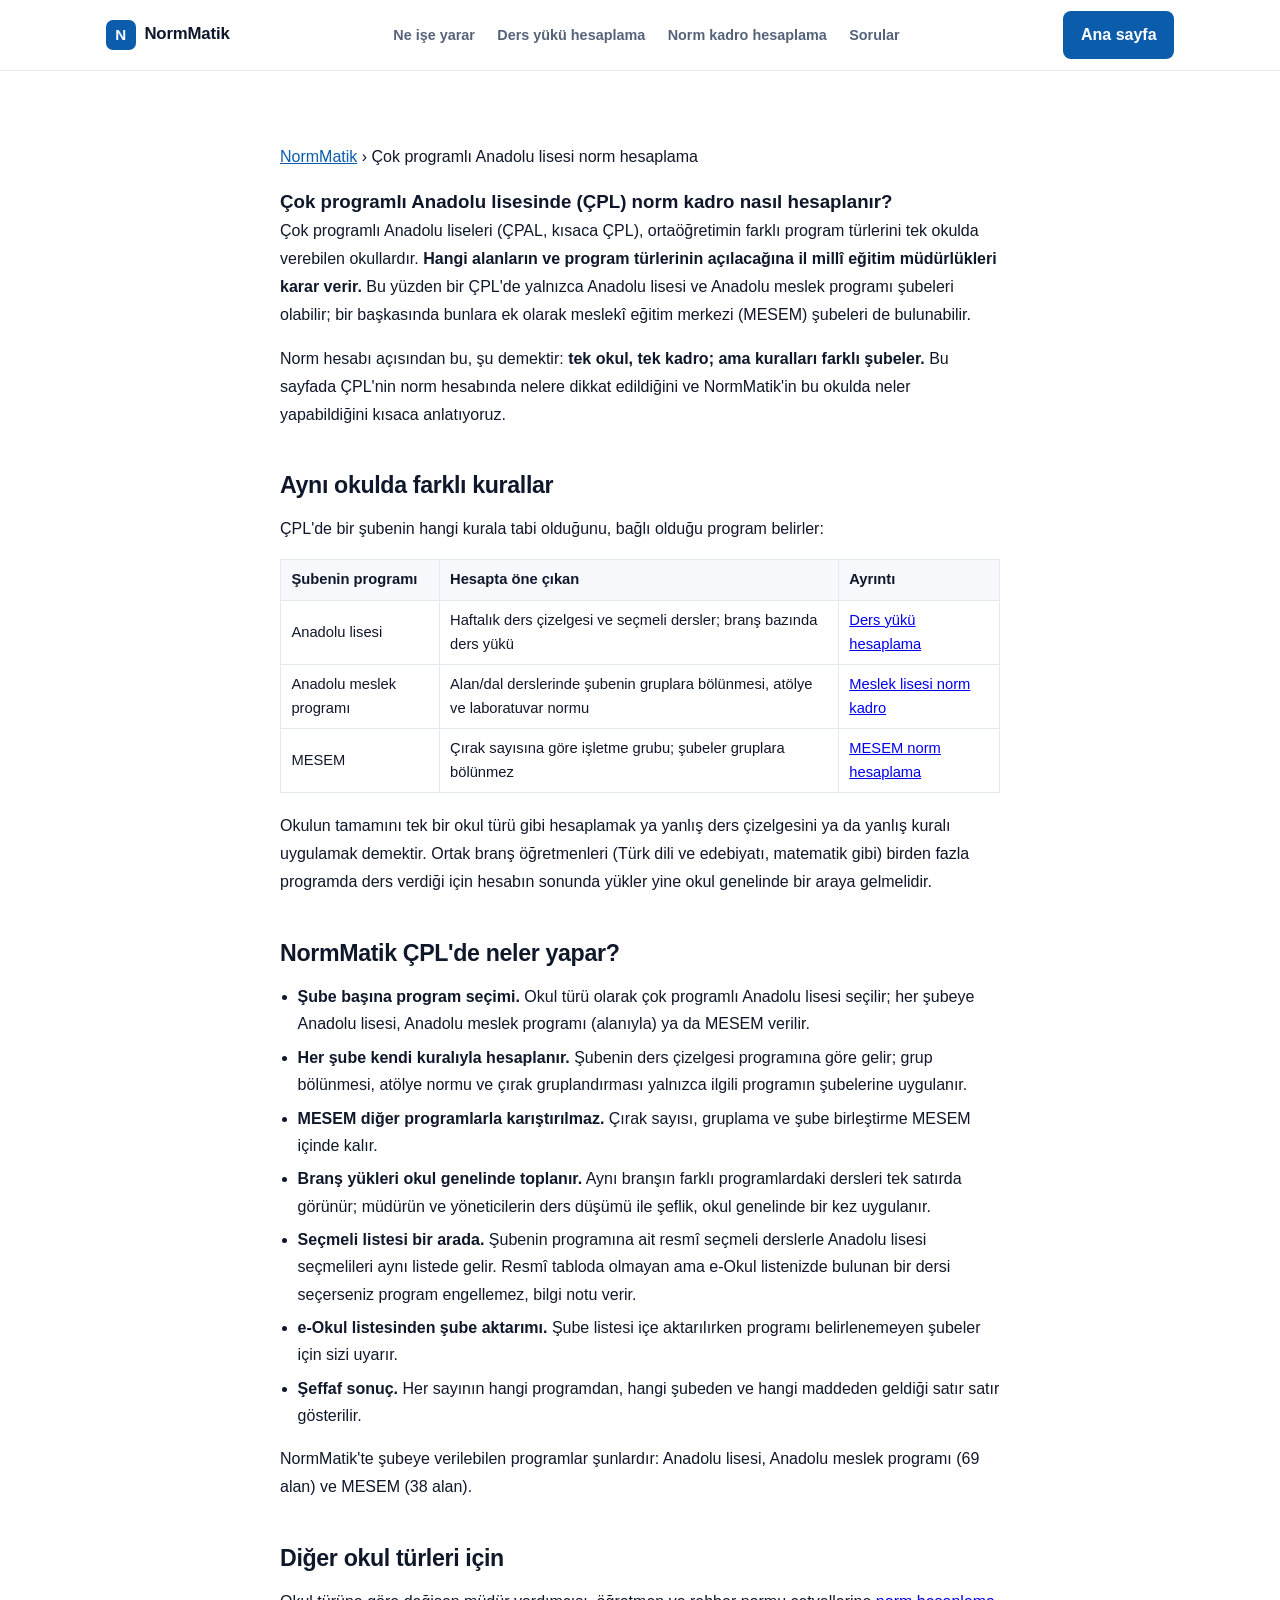
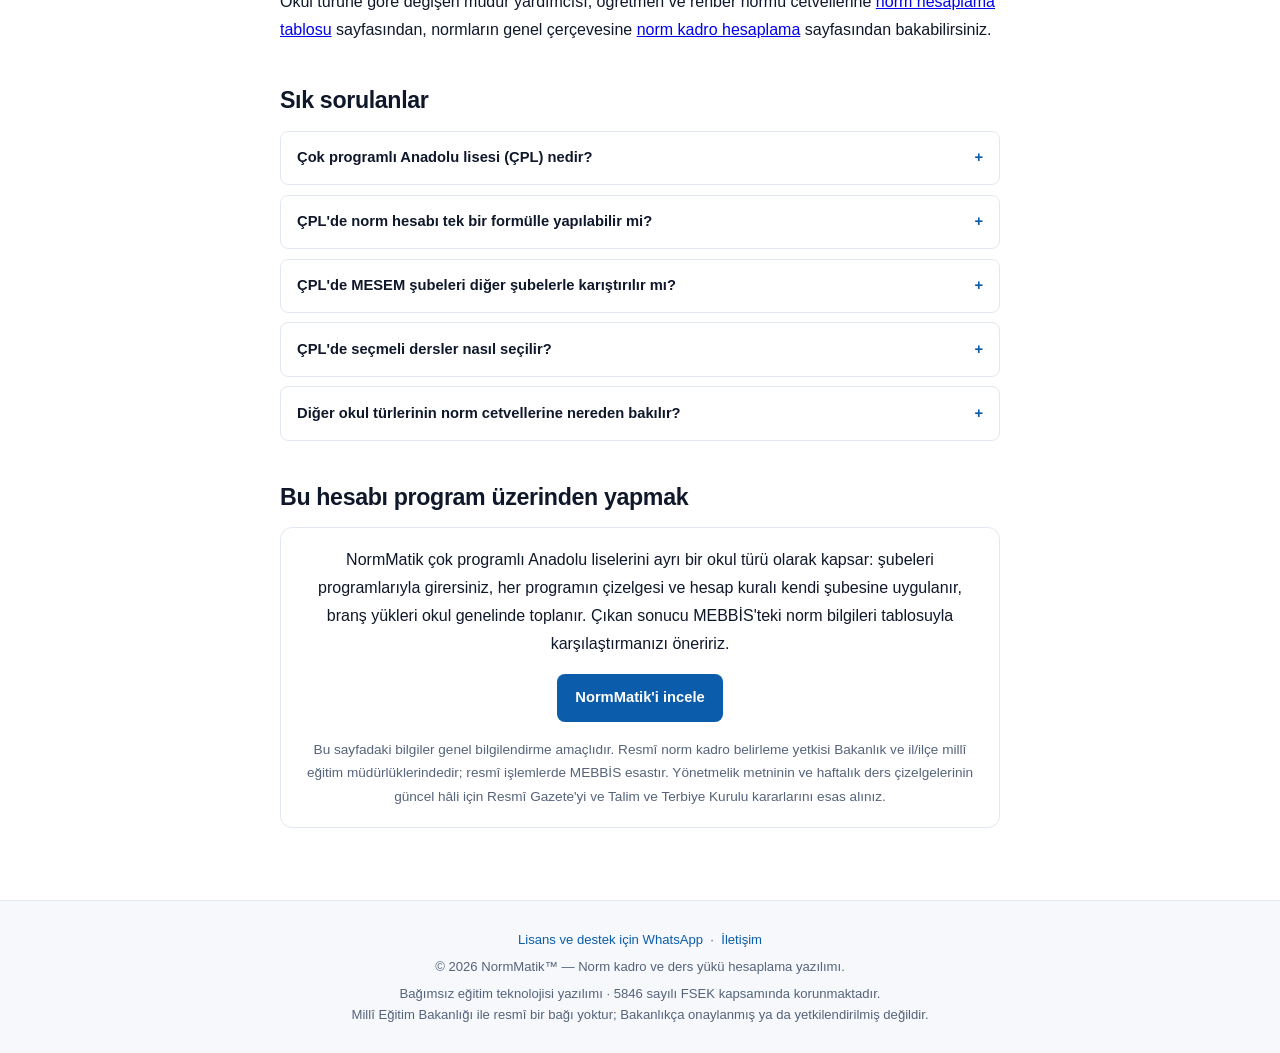
<file: cok-programli-lise-norm-hesaplama.html>
<!DOCTYPE html>
<html lang="tr" data-theme="light">
<head>
    <meta charset="UTF-8">
    <meta name="viewport" content="width=device-width, initial-scale=1.0">
    <title>Çok Programlı Anadolu Lisesi (ÇPL) Norm Hesaplama | NormMatik</title>
    <meta name="description" content="Çok programlı Anadolu lisesi (ÇPL/ÇPAL) norm hesaplama: Anadolu lisesi, Anadolu meslek programı ve MESEM şubelerini aynı okulda, her programın kendi kuralıyla hesaplayın; branş yükleri okul genelinde toplanır.">
    <link rel="canonical" href="https://www.normmatik.com.tr/cok-programli-lise-norm-hesaplama.html">

    <meta property="og:type" content="article">
    <meta property="og:site_name" content="NormMatik">
    <meta property="og:locale" content="tr_TR">
    <meta property="og:url" content="https://www.normmatik.com.tr/cok-programli-lise-norm-hesaplama.html">
    <meta property="og:title" content="Çok Programlı Anadolu Lisesi (ÇPL) Norm Hesaplama | NormMatik">
    <meta property="og:description" content="Anadolu lisesi, Anadolu meslek programı ve MESEM şubelerini aynı okulda, her programın kendi kuralıyla hesaplama; branş yükleri okul genelinde toplanır.">
    <meta name="twitter:card" content="summary">
    <meta name="twitter:title" content="Çok Programlı Anadolu Lisesi (ÇPL) Norm Hesaplama | NormMatik">
    <meta name="twitter:description" content="Anadolu lisesi, Anadolu meslek programı ve MESEM şubelerini aynı okulda, her programın kendi kuralıyla hesaplama; branş yükleri okul genelinde toplanır.">

    <!-- YAPISAL VERI
         SSS semasindaki metin, asagidaki <details> bloklariyla BIREBIR aynidir.
         Gorunmeyen icerigi semaya koymak Google tarafindan ihlal sayilir. -->
    <script type="application/ld+json">
{
    "@context": "https://schema.org",
    "@type": "BreadcrumbList",
    "itemListElement": [
        {
            "@type": "ListItem",
            "position": 1,
            "name": "NormMatik",
            "item": "https://www.normmatik.com.tr/"
        },
        {
            "@type": "ListItem",
            "position": 2,
            "name": "Çok programlı Anadolu lisesi norm hesaplama",
            "item": "https://www.normmatik.com.tr/cok-programli-lise-norm-hesaplama.html"
        }
    ]
}
    </script>
    <script type="application/ld+json">
{
    "@context": "https://schema.org",
    "@type": "FAQPage",
    "mainEntity": [
        {
            "@type": "Question",
            "name": "Çok programlı Anadolu lisesi (ÇPL) nedir?",
            "acceptedAnswer": {
                "@type": "Answer",
                "text": "Ortaöğretimin farklı program türlerini tek okulda verebilen okuldur. Hangi alanların ve program türlerinin açılacağına il millî eğitim müdürlükleri karar verir; bu yüzden iki çok programlı lisenin şube yapısı birbirinden farklı olabilir."
            }
        },
        {
            "@type": "Question",
            "name": "ÇPL'de norm hesabı tek bir formülle yapılabilir mi?",
            "acceptedAnswer": {
                "@type": "Answer",
                "text": "Hayır. Aynı okuldaki şubeler farklı programlara bağlıdır ve her programın ders çizelgesi ile hesap kuralı farklıdır. NormMatik her şubeyi kendi programına göre hesaplar, ortak branşların yüklerini okul genelinde toplar."
            }
        },
        {
            "@type": "Question",
            "name": "ÇPL'de MESEM şubeleri diğer şubelerle karıştırılır mı?",
            "acceptedAnswer": {
                "@type": "Answer",
                "text": "Hayır. MESEM'de çırak sayısı alan bazında gruplanır ve şubeler gruplara bölünmez; bu kurallar Anadolu lisesi ve Anadolu meslek programı şubelerine uygulanmaz. Her programın yükü kendi kuralıyla bulunduktan sonra branş bazında toplanır."
            }
        },
        {
            "@type": "Question",
            "name": "ÇPL'de seçmeli dersler nasıl seçilir?",
            "acceptedAnswer": {
                "@type": "Answer",
                "text": "NormMatik'te bir şubenin seçmeli listesi, o programa ait resmî seçmeli derslerle Anadolu lisesi seçmelilerini bir arada gösterir. Resmî tabloda bulunmayan ama e-Okul listenizde yer alan bir dersi seçerseniz program sizi engellemez, yalnızca bilgi notu verir."
            }
        },
        {
            "@type": "Question",
            "name": "Diğer okul türlerinin norm cetvellerine nereden bakılır?",
            "acceptedAnswer": {
                "@type": "Answer",
                "text": "Müdür yardımcısı, öğretmen ve rehber normu cetvelleri okul türüne göre değişir. Norm hesaplama tablosu sayfasında bu cetvelleri tek yerde bulabilirsiniz."
            }
        }
    ]
}
    </script>

    <!-- MARKA IKONU -- ureteci: tools/uret_favicon.py -->
    <link rel="icon" href="favicon.ico" sizes="any">
    <link rel="icon" type="image/png" sizes="96x96" href="icons/normmatik-96.png">
    <link rel="apple-touch-icon" sizes="180x180" href="icons/apple-touch-icon.png">
    <link rel="stylesheet" href="css/landing.css?v=20261117_2013">
    <style>
        /* Icerik sayfalari icin ortak yazi stili (ders-yuku ve norm-kadro
           sayfalariyla ayni). landing.css'e dokunulmadi. */
        .yazi { max-width: 720px; margin: 0 auto; font-size: 1rem; }
        .yazi p { color: var(--metin); font-size: 1rem; line-height: 1.75; margin-bottom: 1rem; }
        .yazi h2 { font-size: 1.45rem; font-weight: 800; letter-spacing: -.015em; margin: 2.4rem 0 .7rem; }
        .yazi h3 { font-size: 1.12rem; font-weight: 700; margin: 1.5rem 0 .4rem; }
        .yazi ul, .yazi ol { margin: 0 0 1rem 1.1rem; }
        .yazi li { color: var(--metin); font-size: 1rem; line-height: 1.7; margin-bottom: .4rem; }
        .yazi strong { font-weight: 700; }

        .kunye { color: var(--metin-soluk); font-size: .85rem; margin-bottom: 1.6rem; }
        .kunye a { color: var(--mavi); }

        .alinti {
            border-left: 3px solid var(--mavi);
            background: var(--mavi-soluk);
            padding: .85rem 1rem;
            margin: 0 0 1.2rem;
            border-radius: 0 8px 8px 0;
        }
        .alinti p { margin: 0; font-size: .93rem; }
        .alinti cite { display: block; margin-top: .45rem; font-size: .8rem; color: var(--metin-soluk); font-style: normal; }

        .tablo-sar { overflow-x: auto; margin-bottom: 1.2rem; }
        .yazi table { border-collapse: collapse; width: 100%; font-size: .92rem; }
        .yazi th, .yazi td { border: 1px solid var(--cizgi); padding: .5rem .65rem; text-align: left; }
        .yazi th { background: var(--zemin); font-weight: 700; }
        .yazi td.sayi, .yazi th.sayi { text-align: right; font-variant-numeric: tabular-nums; }
        .yazi tfoot td { font-weight: 700; background: var(--zemin); }

        /* Yanlis hesap ile dogru hesabi yan yana koyan kutu. */
        .karsilastir { display: grid; grid-template-columns: 1fr; gap: .8rem; margin-bottom: 1.2rem; }
        @media (min-width: 640px) { .karsilastir { grid-template-columns: repeat(3, 1fr); } }
        .kart-h { border: 1px solid var(--cizgi); border-radius: 10px; padding: .8rem .9rem; background: var(--kart); }
        .kart-h b { display: block; font-size: .8rem; text-transform: uppercase; letter-spacing: .03em; color: var(--metin-soluk); margin-bottom: .35rem; }
        .kart-h .buyuk { font-size: 1.6rem; font-weight: 800; line-height: 1.1; font-variant-numeric: tabular-nums; }
        .kart-h span { display: block; font-size: .84rem; color: var(--metin-soluk); margin-top: .3rem; }
        .kart-dogru { border-color: var(--yesil); }
        .kart-dogru .buyuk { color: var(--yesil); }

        .kapanis { border: 1px solid var(--cizgi); border-radius: 12px; padding: 1.1rem 1.2rem; background: var(--kart); }
        .kapanis p:last-child { margin-bottom: 0; }
    </style>
</head>
<body>

<!-- ÜST ÇUBUK -->
<header class="ust">
    <div class="ust-ic">
        <a href="index.html" class="marka">
            <span class="marka-im">N</span>
            <span>NormMatik</span>
        </a>

        <ul class="ust-menu">
            <li><a href="index.html#nedir">Ne işe yarar</a></li>
            <li><a href="ders-yuku-hesaplama.html">Ders yükü hesaplama</a></li>
            <li><a href="norm-kadro-hesaplama.html">Norm kadro hesaplama</a></li>
            <li><a href="index.html#sorular">Sorular</a></li>
        </ul>

        <a class="dugme dugme-birincil" href="index.html">Ana sayfa</a>
    </div>
</header>

<section class="bolum">
    <div class="kap">
        <article class="yazi">

            <p class="kunye"><a href="index.html">NormMatik</a> › Çok programlı Anadolu lisesi norm hesaplama</p>

            <h1>Çok programlı Anadolu lisesinde (ÇPL) norm kadro nasıl hesaplanır?</h1>

            <p>
                Çok programlı Anadolu liseleri (ÇPAL, kısaca ÇPL), ortaöğretimin farklı program türlerini
                tek okulda verebilen okullardır. <strong>Hangi alanların ve program türlerinin açılacağına
                il millî eğitim müdürlükleri karar verir.</strong> Bu yüzden bir ÇPL'de yalnızca Anadolu
                lisesi ve Anadolu meslek programı şubeleri olabilir; bir başkasında bunlara ek olarak
                meslekî eğitim merkezi (MESEM) şubeleri de bulunabilir.
            </p>
            <p>
                Norm hesabı açısından bu, şu demektir: <strong>tek okul, tek kadro; ama kuralları farklı
                şubeler.</strong> Bu sayfada ÇPL'nin norm hesabında nelere dikkat edildiğini ve NormMatik'in
                bu okulda neler yapabildiğini kısaca anlatıyoruz.
            </p>

            <h2>Aynı okulda farklı kurallar</h2>
            <p>
                ÇPL'de bir şubenin hangi kurala tabi olduğunu, bağlı olduğu program belirler:
            </p>
            <div class="tablo-sar">
                <table>
                    <thead>
                        <tr><th>Şubenin programı</th><th>Hesapta öne çıkan</th><th>Ayrıntı</th></tr>
                    </thead>
                    <tbody>
                        <tr>
                            <td>Anadolu lisesi</td>
                            <td>Haftalık ders çizelgesi ve seçmeli dersler; branş bazında ders yükü</td>
                            <td><a href="ders-yuku-hesaplama.html">Ders yükü hesaplama</a></td>
                        </tr>
                        <tr>
                            <td>Anadolu meslek programı</td>
                            <td>Alan/dal derslerinde şubenin gruplara bölünmesi, atölye ve laboratuvar normu</td>
                            <td><a href="meslek-lisesi-norm-kadro.html">Meslek lisesi norm kadro</a></td>
                        </tr>
                        <tr>
                            <td>MESEM</td>
                            <td>Çırak sayısına göre işletme grubu; şubeler gruplara bölünmez</td>
                            <td><a href="mesem-norm-hesaplama.html">MESEM norm hesaplama</a></td>
                        </tr>
                    </tbody>
                </table>
            </div>
            <p>
                Okulun tamamını tek bir okul türü gibi hesaplamak ya yanlış ders çizelgesini ya da yanlış
                kuralı uygulamak demektir. Ortak branş öğretmenleri (Türk dili ve edebiyatı, matematik gibi)
                birden fazla programda ders verdiği için hesabın sonunda yükler yine okul genelinde bir
                araya gelmelidir.
            </p>

            <h2>NormMatik ÇPL'de neler yapar?</h2>
            <ul>
                <li><strong>Şube başına program seçimi.</strong> Okul türü olarak çok programlı Anadolu
                    lisesi seçilir; her şubeye Anadolu lisesi, Anadolu meslek programı (alanıyla) ya da MESEM
                    verilir.</li>
                <li><strong>Her şube kendi kuralıyla hesaplanır.</strong> Şubenin ders çizelgesi programına
                    göre gelir; grup bölünmesi, atölye normu ve çırak gruplandırması yalnızca ilgili
                    programın şubelerine uygulanır.</li>
                <li><strong>MESEM diğer programlarla karıştırılmaz.</strong> Çırak sayısı, gruplama ve şube
                    birleştirme MESEM içinde kalır.</li>
                <li><strong>Branş yükleri okul genelinde toplanır.</strong> Aynı branşın farklı programlardaki
                    dersleri tek satırda görünür; müdürün ve yöneticilerin ders düşümü ile şeflik, okul
                    genelinde bir kez uygulanır.</li>
                <li><strong>Seçmeli listesi bir arada.</strong> Şubenin programına ait resmî seçmeli
                    derslerle Anadolu lisesi seçmelileri aynı listede gelir. Resmî tabloda olmayan ama
                    e-Okul listenizde bulunan bir dersi seçerseniz program engellemez, bilgi notu verir.</li>
                <li><strong>e-Okul listesinden şube aktarımı.</strong> Şube listesi içe aktarılırken programı
                    belirlenemeyen şubeler için sizi uyarır.</li>
                <li><strong>Şeffaf sonuç.</strong> Her sayının hangi programdan, hangi şubeden ve hangi
                    maddeden geldiği satır satır gösterilir.</li>
            </ul>
            <p>
                NormMatik'te şubeye verilebilen programlar şunlardır: Anadolu lisesi, Anadolu meslek programı
                (69 alan) ve MESEM (38 alan).
            </p>

            <h2>Diğer okul türleri için</h2>
            <p>
                Okul türüne göre değişen müdür yardımcısı, öğretmen ve rehber normu cetvellerine
                <a href="norm-hesaplama-tablosu.html">norm hesaplama tablosu</a> sayfasından, normların genel
                çerçevesine <a href="norm-kadro-hesaplama.html">norm kadro hesaplama</a> sayfasından
                bakabilirsiniz.
            </p>

            <h2>Sık sorulanlar</h2>
            <div class="sss">
                <details>
                    <summary>Çok programlı Anadolu lisesi (ÇPL) nedir?</summary>
                    <div class="cevap">
                        Ortaöğretimin farklı program türlerini tek okulda verebilen okuldur. Hangi alanların ve program türlerinin açılacağına il millî eğitim müdürlükleri karar verir; bu yüzden iki çok programlı lisenin şube yapısı birbirinden farklı olabilir.
                    </div>
                </details>

                <details>
                    <summary>ÇPL'de norm hesabı tek bir formülle yapılabilir mi?</summary>
                    <div class="cevap">
                        Hayır. Aynı okuldaki şubeler farklı programlara bağlıdır ve her programın ders çizelgesi ile hesap kuralı farklıdır. NormMatik her şubeyi kendi programına göre hesaplar, ortak branşların yüklerini okul genelinde toplar.
                    </div>
                </details>

                <details>
                    <summary>ÇPL'de MESEM şubeleri diğer şubelerle karıştırılır mı?</summary>
                    <div class="cevap">
                        Hayır. MESEM'de çırak sayısı alan bazında gruplanır ve şubeler gruplara bölünmez; bu kurallar Anadolu lisesi ve Anadolu meslek programı şubelerine uygulanmaz. Her programın yükü kendi kuralıyla bulunduktan sonra branş bazında toplanır.
                    </div>
                </details>

                <details>
                    <summary>ÇPL'de seçmeli dersler nasıl seçilir?</summary>
                    <div class="cevap">
                        NormMatik'te bir şubenin seçmeli listesi, o programa ait resmî seçmeli derslerle Anadolu lisesi seçmelilerini bir arada gösterir. Resmî tabloda bulunmayan ama e-Okul listenizde yer alan bir dersi seçerseniz program sizi engellemez, yalnızca bilgi notu verir.
                    </div>
                </details>

                <details>
                    <summary>Diğer okul türlerinin norm cetvellerine nereden bakılır?</summary>
                    <div class="cevap">
                        Müdür yardımcısı, öğretmen ve rehber normu cetvelleri okul türüne göre değişir. Norm hesaplama tablosu sayfasında bu cetvelleri tek yerde bulabilirsiniz.
                    </div>
                </details>
            </div>

            <h2>Bu hesabı program üzerinden yapmak</h2>
            <div class="kapanis">
                <p>
                    NormMatik çok programlı Anadolu liselerini ayrı bir okul türü olarak kapsar: şubeleri
                    programlarıyla girersiniz, her programın çizelgesi ve hesap kuralı kendi şubesine
                    uygulanır, branş yükleri okul genelinde toplanır. Çıkan sonucu MEBBİS'teki norm bilgileri
                    tablosuyla karşılaştırmanızı öneririz.
                </p>
                <p>
                    <a class="dugme dugme-birincil" href="index.html">NormMatik'i incele</a>
                </p>
                <p style="font-size:.85rem;color:var(--metin-soluk);margin-top:.9rem;">
                    Bu sayfadaki bilgiler genel bilgilendirme amaçlıdır. Resmî norm kadro belirleme
                    yetkisi Bakanlık ve il/ilçe millî eğitim müdürlüklerindedir; resmî işlemlerde
                    MEBBİS esastır. Yönetmelik metninin ve haftalık ders çizelgelerinin güncel hâli
                    için Resmî Gazete'yi ve Talim ve Terbiye Kurulu kararlarını esas alınız.
                </p>
            </div>

        </article>
    </div>
</section>

<footer class="landing-footer">
    <p><a href="https://wa.me/905062777049?text=Merhaba%2C%20NormMatik%20lisans%C4%B1%20hakk%C4%B1nda%20bilgi%20almak%20istiyorum.%0AOkul%3A%20%0AKurum%20kodu%3A%20%0A%C4%B0l%2F%C4%B0l%C3%A7e%3A%20" target="_blank" rel="noopener">Lisans ve destek için WhatsApp</a> &nbsp;·&nbsp; <a href="index.html#iletisim">İletişim</a></p>
    <p>© 2026 NormMatik™ — Norm kadro ve ders yükü hesaplama yazılımı.</p>
    <p>
        Bağımsız eğitim teknolojisi yazılımı · 5846 sayılı FSEK kapsamında korunmaktadır.<br>
        Millî Eğitim Bakanlığı ile resmî bir bağı yoktur; Bakanlıkça onaylanmış ya da yetkilendirilmiş değildir.
    </p>
</footer>

</body>
</html>
</file>
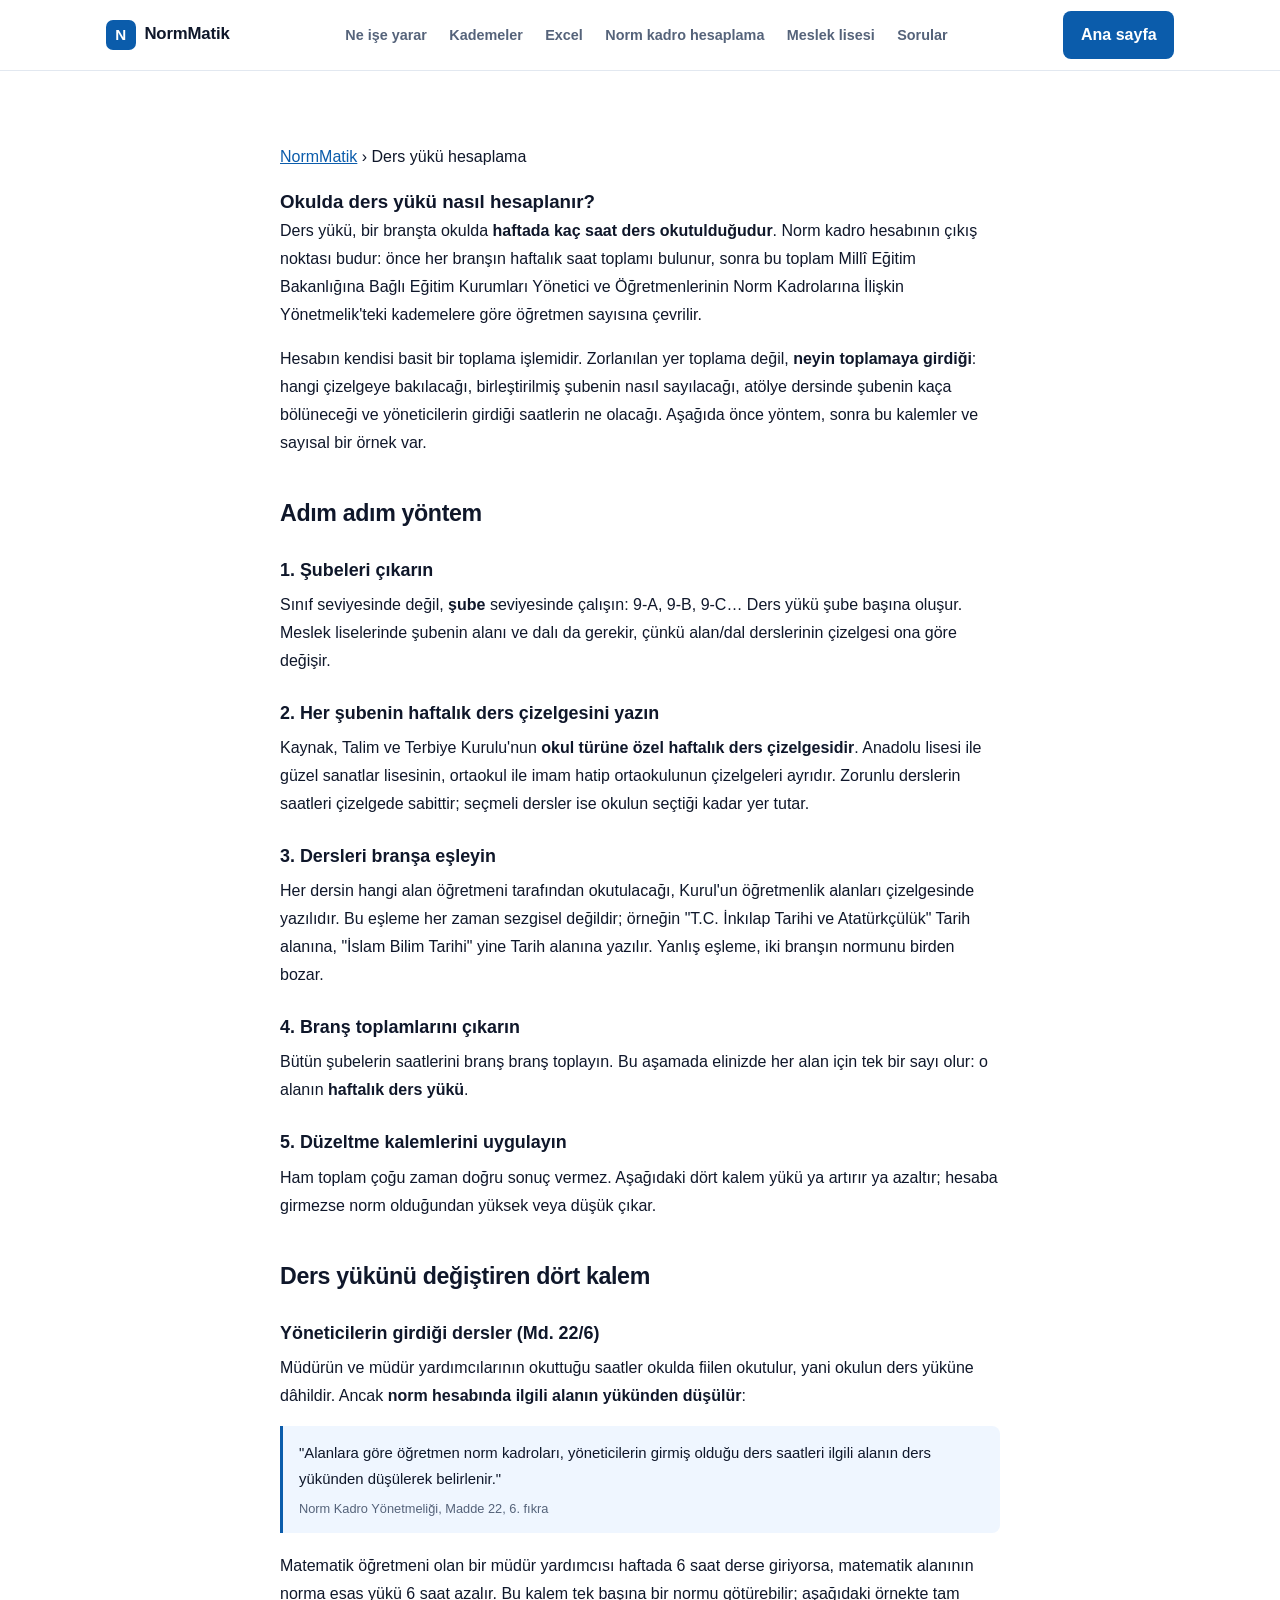
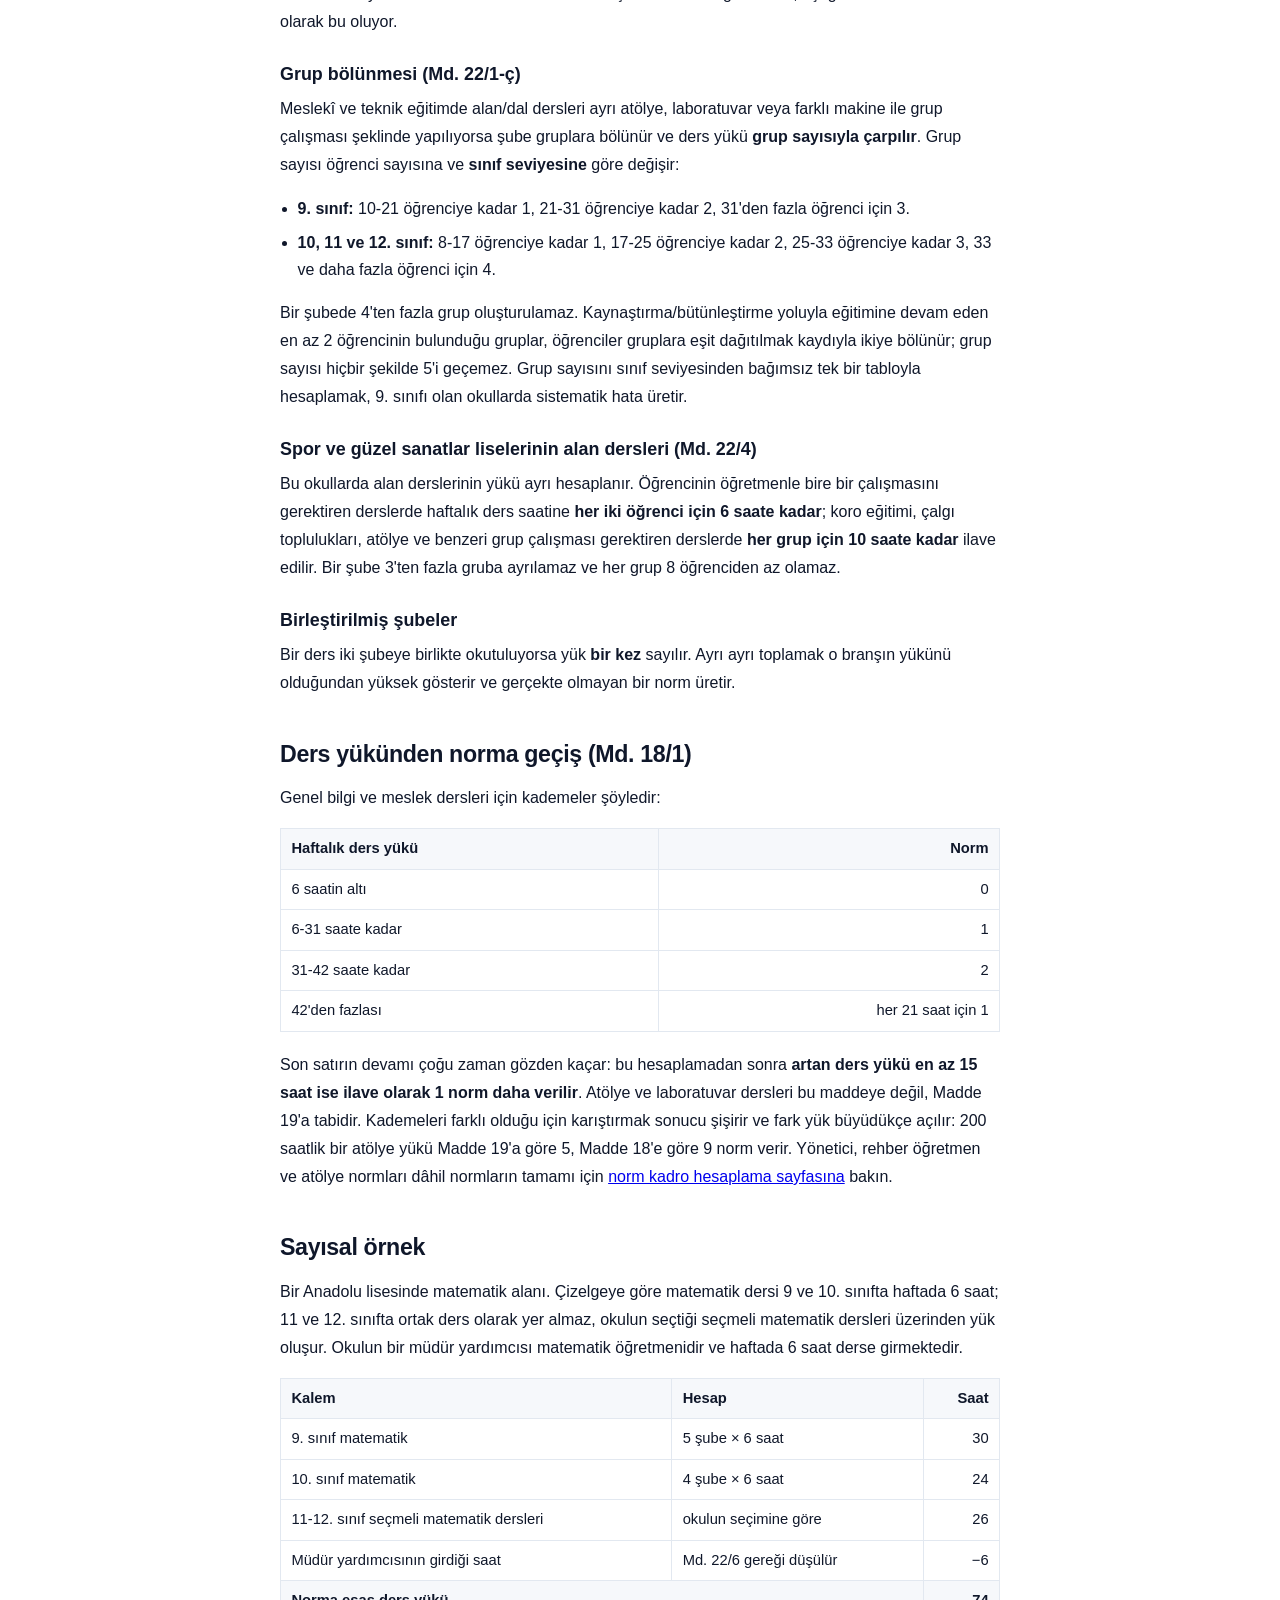
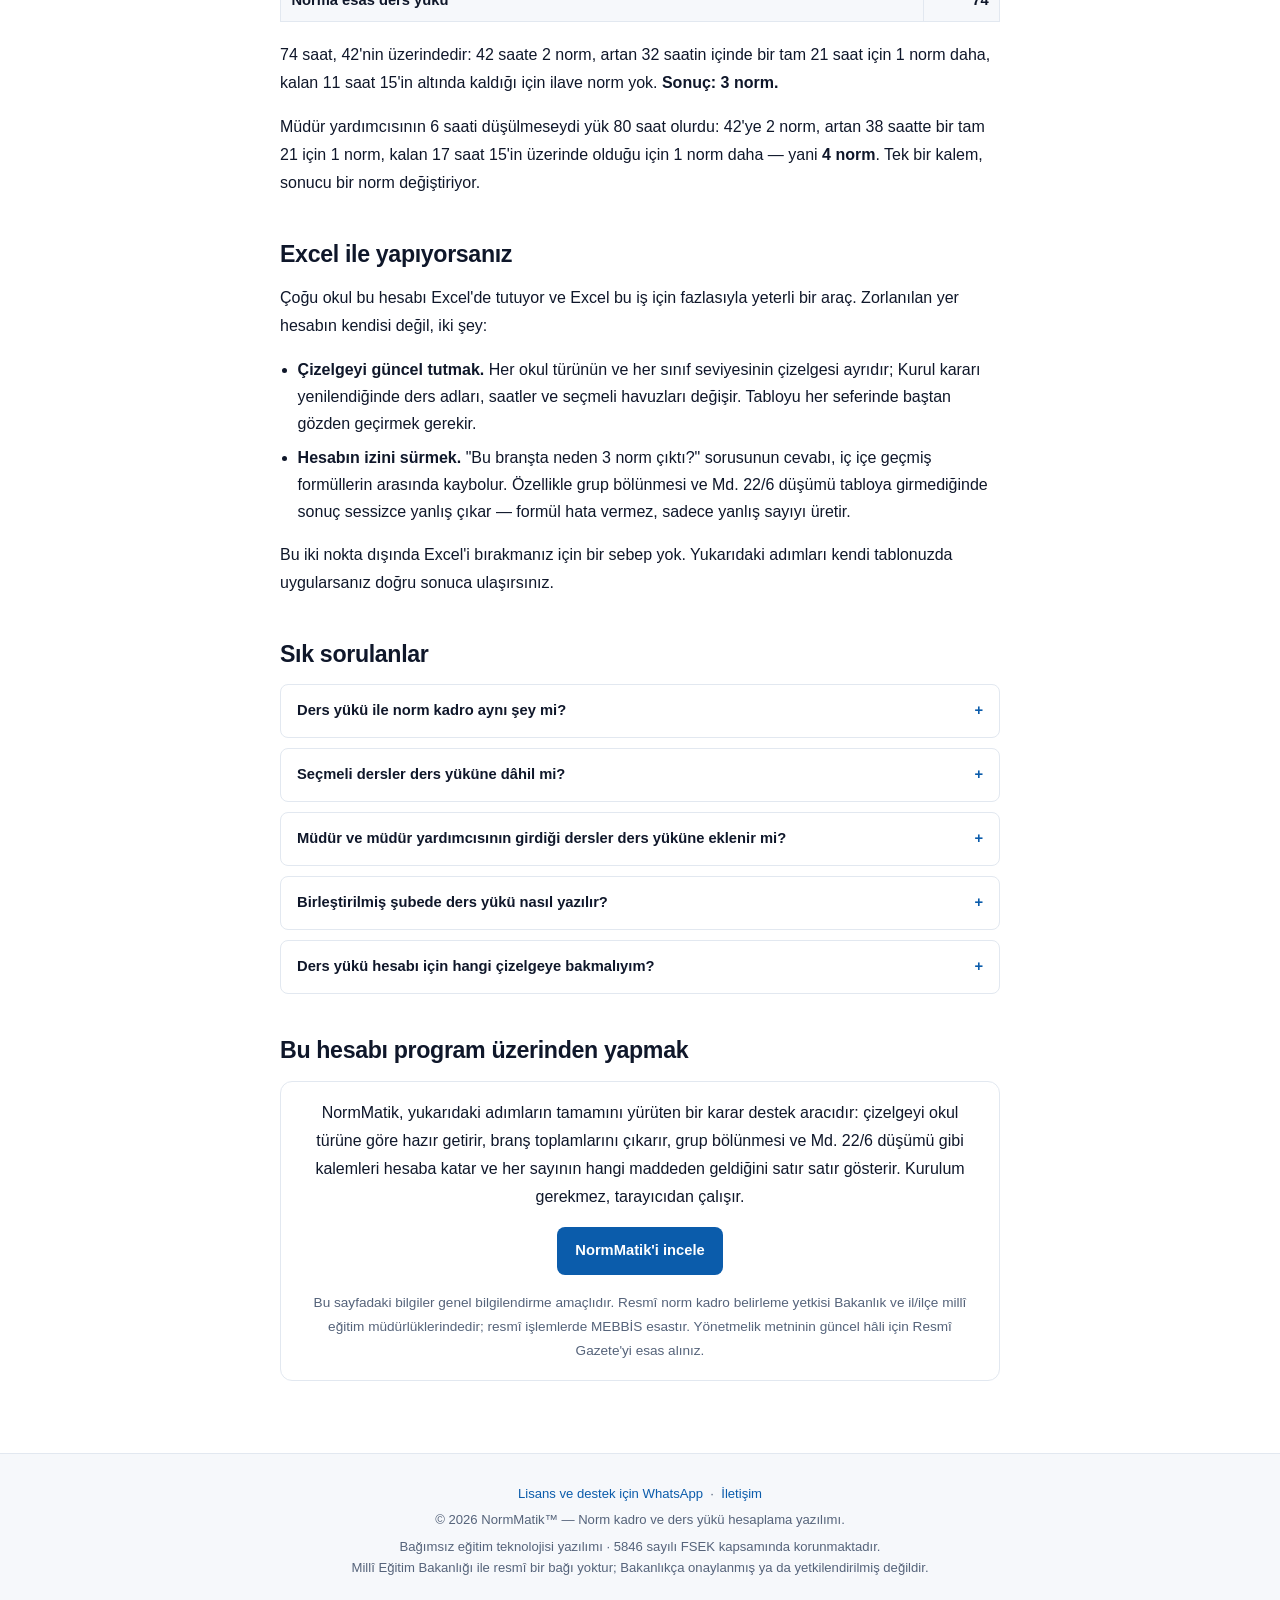
<file: ders-yuku-hesaplama.html>
<!DOCTYPE html>
<html lang="tr" data-theme="light">
<head>
    <meta charset="UTF-8">
    <meta name="viewport" content="width=device-width, initial-scale=1.0">
    <title>Ders Yükü Hesaplama: Haftalık Ders Yükü Nasıl Hesaplanır?</title>
    <meta name="description" content="Okulda haftalık ders yükü nasıl hesaplanır? Şubeden branş toplamına kadar adım adım yöntem, Norm Kadro Yönetmeliği'nin ders yükünü etkileyen maddeleri (Md. 18/1, 22/1-ç, 22/4, 22/6) ve sayısal bir örnek.">
    <link rel="canonical" href="https://www.normmatik.com.tr/ders-yuku-hesaplama.html">

    <meta property="og:type" content="article">
    <meta property="og:site_name" content="NormMatik">
    <meta property="og:locale" content="tr_TR">
    <meta property="og:url" content="https://www.normmatik.com.tr/ders-yuku-hesaplama.html">
    <meta property="og:title" content="Ders Yükü Hesaplama: Haftalık Ders Yükü Nasıl Hesaplanır?">
    <meta property="og:description" content="Şubeden branş toplamına kadar adım adım yöntem, ders yükünü etkileyen yönetmelik maddeleri ve sayısal bir örnek.">
    <meta name="twitter:card" content="summary">
    <meta name="twitter:title" content="Ders Yükü Hesaplama: Haftalık Ders Yükü Nasıl Hesaplanır?">
    <meta name="twitter:description" content="Şubeden branş toplamına kadar adım adım yöntem, ders yükünü etkileyen yönetmelik maddeleri ve sayısal bir örnek.">

    <!-- YAPISAL VERI
         SSS semasindaki metin, asagidaki <details> bloklariyla BIREBIR aynidir.
         Gorunmeyen icerigi semaya koymak Google tarafindan ihlal sayilir. -->
    <script type="application/ld+json">
{
    "@context": "https://schema.org",
    "@type": "BreadcrumbList",
    "itemListElement": [
        { "@type": "ListItem", "position": 1, "name": "NormMatik", "item": "https://www.normmatik.com.tr/" },
        { "@type": "ListItem", "position": 2, "name": "Ders yükü hesaplama", "item": "https://www.normmatik.com.tr/ders-yuku-hesaplama.html" }
    ]
}
    </script>
    <script type="application/ld+json">
{
    "@context": "https://schema.org",
    "@type": "FAQPage",
    "mainEntity": [
        {
            "@type": "Question",
            "name": "Ders yükü ile norm kadro aynı şey mi?",
            "acceptedAnswer": {
                "@type": "Answer",
                "text": "Hayır. Ders yükü, bir branşta okulda haftada kaç saat ders okutulduğudur; bir saat sayısıdır. Norm kadro ise o ders yüküne karşılık okula kaç öğretmen kadrosu düştüğüdür. Önce ders yükü bulunur, sonra yönetmelikteki kademelere göre norma çevrilir."
            }
        },
        {
            "@type": "Question",
            "name": "Seçmeli dersler ders yüküne dâhil mi?",
            "acceptedAnswer": {
                "@type": "Answer",
                "text": "Evet. Okulda fiilen okutulan seçmeli dersler, hangi öğretmenin alanına giriyorsa o alanın ders yüküne eklenir. Bu yüzden seçmeli ders tercihleri norm sonucunu doğrudan değiştirir."
            }
        },
        {
            "@type": "Question",
            "name": "Müdür ve müdür yardımcısının girdiği dersler ders yüküne eklenir mi?",
            "acceptedAnswer": {
                "@type": "Answer",
                "text": "Okulun ders yüküne eklenir, ancak norm hesabında ilgili alanın yükünden düşülür. Norm Kadro Yönetmeliği'nin 22. maddesinin 6. fıkrası şöyledir: Alanlara göre öğretmen norm kadroları, yöneticilerin girmiş olduğu ders saatleri ilgili alanın ders yükünden düşülerek belirlenir."
            }
        },
        {
            "@type": "Question",
            "name": "Birleştirilmiş şubede ders yükü nasıl yazılır?",
            "acceptedAnswer": {
                "@type": "Answer",
                "text": "Ders iki şubeye birden okutuluyorsa yük bir kez sayılır. İki şubenin saatlerini ayrı ayrı toplamak, o branşın yükünü olduğundan yüksek gösterir."
            }
        },
        {
            "@type": "Question",
            "name": "Ders yükü hesabı için hangi çizelgeye bakmalıyım?",
            "acceptedAnswer": {
                "@type": "Answer",
                "text": "Talim ve Terbiye Kurulu'nun okul türüne özel haftalık ders çizelgesine. Her okul türünün ve her sınıf seviyesinin çizelgesi ayrıdır; Kurul kararı yenilendiğinde ders adları, saatler ve seçmeli havuzları değişebilir."
            }
        }
    ]
}
    </script>

    <!-- MARKA IKONU -- ureteci: tools/uret_favicon.py -->
    <link rel="icon" href="favicon.ico" sizes="any">
    <link rel="icon" type="image/png" sizes="96x96" href="icons/normmatik-96.png">
    <link rel="apple-touch-icon" sizes="180x180" href="icons/apple-touch-icon.png">
    <link rel="stylesheet" href="css/landing.css?v=20261117_2013">
    <style>
        /* Bu sayfa uzun metin icerir; karsilama sayfasinda uzun metin
           bloguna ihtiyac olmadigi icin landing.css'te boyle bir sinif yok.
           Kurallar sayfaya ozel ve dar kapsamli tutuldu; landing.css'e
           dokunulmadi ki karsilama sayfasi etkilenmesin. */
        /* Govde olcusu bilerek landing.css'in .85rem'inden buyuk: burasi
           1800 kelimelik bir yazi, karsilama sayfasi degil. 13,6 px'te
           okumak yoruyordu. */
        .yazi { max-width: 720px; margin: 0 auto; font-size: 1rem; }
        .yazi p { color: var(--metin); font-size: 1rem; line-height: 1.75; margin-bottom: 1rem; }
        .yazi h2 { font-size: 1.45rem; font-weight: 800; letter-spacing: -.015em; margin: 2.4rem 0 .7rem; }
        .yazi h3 { font-size: 1.12rem; font-weight: 700; margin: 1.5rem 0 .4rem; }
        .yazi ul, .yazi ol { margin: 0 0 1rem 1.1rem; }
        .yazi li { color: var(--metin); font-size: 1rem; line-height: 1.7; margin-bottom: .4rem; }
        .yazi strong { font-weight: 700; }

        .kunye { color: var(--metin-soluk); font-size: .85rem; margin-bottom: 1.6rem; }
        .kunye a { color: var(--mavi); }

        /* Mevzuat alintisi: kendi cumlemizle karismasin diye ayri kutuda. */
        .alinti {
            border-left: 3px solid var(--mavi);
            background: var(--mavi-soluk);
            padding: .85rem 1rem;
            margin: 0 0 1.2rem;
            border-radius: 0 8px 8px 0;
        }
        .alinti p { margin: 0; font-size: .93rem; }
        .alinti cite { display: block; margin-top: .45rem; font-size: .8rem; color: var(--metin-soluk); font-style: normal; }

        .tablo-sar { overflow-x: auto; margin-bottom: 1.2rem; }
        .yazi table { border-collapse: collapse; width: 100%; font-size: .92rem; }
        .yazi th, .yazi td { border: 1px solid var(--cizgi); padding: .5rem .65rem; text-align: left; }
        .yazi th { background: var(--zemin); font-weight: 700; }
        .yazi td.sayi, .yazi th.sayi { text-align: right; font-variant-numeric: tabular-nums; }
        .yazi tfoot td { font-weight: 700; background: var(--zemin); }

        .kapanis { border: 1px solid var(--cizgi); border-radius: 12px; padding: 1.1rem 1.2rem; background: var(--kart); }
        .kapanis p:last-child { margin-bottom: 0; }
    </style>
</head>
<body>

<!-- ÜST ÇUBUK -->
<header class="ust">
    <div class="ust-ic">
        <a href="index.html" class="marka">
            <span class="marka-im">N</span>
            <span>NormMatik</span>
        </a>

        <ul class="ust-menu">
            <li><a href="index.html#nedir">Ne işe yarar</a></li>
            <li><a href="index.html#kademeler">Kademeler</a></li>
            <li><a href="index.html#excel">Excel</a></li>
            <li><a href="norm-kadro-hesaplama.html">Norm kadro hesaplama</a></li>
            <li><a href="meslek-lisesi-norm-kadro.html">Meslek lisesi</a></li>
            <li><a href="index.html#sorular">Sorular</a></li>
        </ul>

        <a class="dugme dugme-birincil" href="index.html">Ana sayfa</a>
    </div>
</header>

<section class="bolum">
    <div class="kap">
        <article class="yazi">

            <p class="kunye"><a href="index.html">NormMatik</a> › Ders yükü hesaplama</p>

            <h1>Okulda ders yükü nasıl hesaplanır?</h1>

            <p>
                Ders yükü, bir branşta okulda <strong>haftada kaç saat ders okutulduğudur</strong>.
                Norm kadro hesabının çıkış noktası budur: önce her branşın haftalık saat toplamı
                bulunur, sonra bu toplam Millî Eğitim Bakanlığına Bağlı Eğitim Kurumları Yönetici
                ve Öğretmenlerinin Norm Kadrolarına İlişkin Yönetmelik'teki kademelere göre
                öğretmen sayısına çevrilir.
            </p>

            <p>
                Hesabın kendisi basit bir toplama işlemidir. Zorlanılan yer toplama değil,
                <strong>neyin toplamaya girdiği</strong>: hangi çizelgeye bakılacağı, birleştirilmiş
                şubenin nasıl sayılacağı, atölye dersinde şubenin kaça bölüneceği ve yöneticilerin
                girdiği saatlerin ne olacağı. Aşağıda önce yöntem, sonra bu kalemler ve sayısal bir
                örnek var.
            </p>

            <h2>Adım adım yöntem</h2>

            <h3>1. Şubeleri çıkarın</h3>
            <p>
                Sınıf seviyesinde değil, <strong>şube</strong> seviyesinde çalışın: 9-A, 9-B, 9-C…
                Ders yükü şube başına oluşur. Meslek liselerinde şubenin alanı ve dalı da gerekir,
                çünkü alan/dal derslerinin çizelgesi ona göre değişir.
            </p>

            <h3>2. Her şubenin haftalık ders çizelgesini yazın</h3>
            <p>
                Kaynak, Talim ve Terbiye Kurulu'nun <strong>okul türüne özel haftalık ders
                çizelgesidir</strong>. Anadolu lisesi ile güzel sanatlar lisesinin, ortaokul ile imam
                hatip ortaokulunun çizelgeleri ayrıdır. Zorunlu derslerin saatleri çizelgede sabittir;
                seçmeli dersler ise okulun seçtiği kadar yer tutar.
            </p>

            <h3>3. Dersleri branşa eşleyin</h3>
            <p>
                Her dersin hangi alan öğretmeni tarafından okutulacağı, Kurul'un öğretmenlik
                alanları çizelgesinde yazılıdır. Bu eşleme her zaman sezgisel değildir; örneğin
                "T.C. İnkılap Tarihi ve Atatürkçülük" Tarih alanına, "İslam Bilim Tarihi" yine Tarih
                alanına yazılır. Yanlış eşleme, iki branşın normunu birden bozar.
            </p>

            <h3>4. Branş toplamlarını çıkarın</h3>
            <p>
                Bütün şubelerin saatlerini branş branş toplayın. Bu aşamada elinizde her alan için
                tek bir sayı olur: o alanın <strong>haftalık ders yükü</strong>.
            </p>

            <h3>5. Düzeltme kalemlerini uygulayın</h3>
            <p>
                Ham toplam çoğu zaman doğru sonuç vermez. Aşağıdaki dört kalem yükü ya artırır ya
                azaltır; hesaba girmezse norm olduğundan yüksek veya düşük çıkar.
            </p>

            <h2>Ders yükünü değiştiren dört kalem</h2>

            <h3>Yöneticilerin girdiği dersler (Md. 22/6)</h3>
            <p>
                Müdürün ve müdür yardımcılarının okuttuğu saatler okulda fiilen okutulur, yani
                okulun ders yüküne dâhildir. Ancak <strong>norm hesabında ilgili alanın yükünden
                düşülür</strong>:
            </p>
            <div class="alinti">
                <p>"Alanlara göre öğretmen norm kadroları, yöneticilerin girmiş olduğu ders saatleri
                   ilgili alanın ders yükünden düşülerek belirlenir."</p>
                <cite>Norm Kadro Yönetmeliği, Madde 22, 6. fıkra</cite>
            </div>
            <p>
                Matematik öğretmeni olan bir müdür yardımcısı haftada 6 saat derse giriyorsa,
                matematik alanının norma esas yükü 6 saat azalır. Bu kalem tek başına bir normu
                götürebilir; aşağıdaki örnekte tam olarak bu oluyor.
            </p>

            <h3>Grup bölünmesi (Md. 22/1-ç)</h3>
            <p>
                Meslekî ve teknik eğitimde alan/dal dersleri ayrı atölye, laboratuvar veya farklı
                makine ile grup çalışması şeklinde yapılıyorsa şube gruplara bölünür ve ders yükü
                <strong>grup sayısıyla çarpılır</strong>. Grup sayısı öğrenci sayısına ve
                <strong>sınıf seviyesine</strong> göre değişir:
            </p>
            <ul>
                <li><strong>9. sınıf:</strong> 10-21 öğrenciye kadar 1, 21-31 öğrenciye kadar 2, 31'den fazla öğrenci için 3.</li>
                <li><strong>10, 11 ve 12. sınıf:</strong> 8-17 öğrenciye kadar 1, 17-25 öğrenciye kadar 2, 25-33 öğrenciye kadar 3, 33 ve daha fazla öğrenci için 4.</li>
            </ul>
            <p>
                Bir şubede 4'ten fazla grup oluşturulamaz. Kaynaştırma/bütünleştirme yoluyla eğitimine
                devam eden en az 2 öğrencinin bulunduğu gruplar, öğrenciler gruplara eşit dağıtılmak
                kaydıyla ikiye bölünür; grup sayısı hiçbir şekilde 5'i geçemez. Grup sayısını sınıf
                seviyesinden bağımsız tek bir tabloyla hesaplamak, 9. sınıfı olan okullarda sistematik
                hata üretir.
            </p>

            <h3>Spor ve güzel sanatlar liselerinin alan dersleri (Md. 22/4)</h3>
            <p>
                Bu okullarda alan derslerinin yükü ayrı hesaplanır. Öğrencinin öğretmenle bire bir
                çalışmasını gerektiren derslerde haftalık ders saatine <strong>her iki öğrenci için
                6 saate kadar</strong>; koro eğitimi, çalgı toplulukları, atölye ve benzeri grup
                çalışması gerektiren derslerde <strong>her grup için 10 saate kadar</strong> ilave
                edilir. Bir şube 3'ten fazla gruba ayrılamaz ve her grup 8 öğrenciden az olamaz.
            </p>

            <h3>Birleştirilmiş şubeler</h3>
            <p>
                Bir ders iki şubeye birlikte okutuluyorsa yük <strong>bir kez</strong> sayılır. Ayrı
                ayrı toplamak o branşın yükünü olduğundan yüksek gösterir ve gerçekte olmayan bir
                norm üretir.
            </p>

            <h2>Ders yükünden norma geçiş (Md. 18/1)</h2>
            <p>
                Genel bilgi ve meslek dersleri için kademeler şöyledir:
            </p>
            <div class="tablo-sar">
                <table>
                    <thead>
                        <tr><th>Haftalık ders yükü</th><th class="sayi">Norm</th></tr>
                    </thead>
                    <tbody>
                        <tr><td>6 saatin altı</td><td class="sayi">0</td></tr>
                        <tr><td>6-31 saate kadar</td><td class="sayi">1</td></tr>
                        <tr><td>31-42 saate kadar</td><td class="sayi">2</td></tr>
                        <tr><td>42'den fazlası</td><td class="sayi">her 21 saat için 1</td></tr>
                    </tbody>
                </table>
            </div>
            <p>
                Son satırın devamı çoğu zaman gözden kaçar: bu hesaplamadan sonra
                <strong>artan ders yükü en az 15 saat ise ilave olarak 1 norm daha verilir</strong>.
                Atölye ve laboratuvar dersleri bu maddeye değil, Madde 19'a tabidir. Kademeleri
                farklı olduğu için karıştırmak sonucu şişirir ve fark yük büyüdükçe açılır:
                200 saatlik bir atölye yükü Madde 19'a göre 5, Madde 18'e göre 9 norm verir. Yönetici, rehber öğretmen ve
                atölye normları dâhil normların tamamı için
                <a href="norm-kadro-hesaplama.html">norm kadro hesaplama sayfasına</a> bakın.
            </p>

            <h2>Sayısal örnek</h2>
            <p>
                Bir Anadolu lisesinde matematik alanı. Çizelgeye göre matematik dersi 9 ve 10. sınıfta
                haftada 6 saat; 11 ve 12. sınıfta ortak ders olarak yer almaz, okulun seçtiği seçmeli
                matematik dersleri üzerinden yük oluşur. Okulun bir müdür yardımcısı matematik
                öğretmenidir ve haftada 6 saat derse girmektedir.
            </p>
            <div class="tablo-sar">
                <table>
                    <thead>
                        <tr><th>Kalem</th><th>Hesap</th><th class="sayi">Saat</th></tr>
                    </thead>
                    <tbody>
                        <tr><td>9. sınıf matematik</td><td>5 şube × 6 saat</td><td class="sayi">30</td></tr>
                        <tr><td>10. sınıf matematik</td><td>4 şube × 6 saat</td><td class="sayi">24</td></tr>
                        <tr><td>11-12. sınıf seçmeli matematik dersleri</td><td>okulun seçimine göre</td><td class="sayi">26</td></tr>
                        <tr><td>Müdür yardımcısının girdiği saat</td><td>Md. 22/6 gereği düşülür</td><td class="sayi">−6</td></tr>
                    </tbody>
                    <tfoot>
                        <tr><td colspan="2">Norma esas ders yükü</td><td class="sayi">74</td></tr>
                    </tfoot>
                </table>
            </div>
            <p>
                74 saat, 42'nin üzerindedir: 42 saate 2 norm, artan 32 saatin içinde bir tam 21 saat
                için 1 norm daha, kalan 11 saat 15'in altında kaldığı için ilave norm yok.
                <strong>Sonuç: 3 norm.</strong>
            </p>
            <p>
                Müdür yardımcısının 6 saati düşülmeseydi yük 80 saat olurdu: 42'ye 2 norm, artan 38
                saatte bir tam 21 için 1 norm, kalan 17 saat 15'in üzerinde olduğu için 1 norm daha —
                yani <strong>4 norm</strong>. Tek bir kalem, sonucu bir norm değiştiriyor.
            </p>

            <h2>Excel ile yapıyorsanız</h2>
            <p>
                Çoğu okul bu hesabı Excel'de tutuyor ve Excel bu iş için fazlasıyla yeterli bir
                araç. Zorlanılan yer hesabın kendisi değil, iki şey:
            </p>
            <ul>
                <li>
                    <strong>Çizelgeyi güncel tutmak.</strong> Her okul türünün ve her sınıf
                    seviyesinin çizelgesi ayrıdır; Kurul kararı yenilendiğinde ders adları, saatler
                    ve seçmeli havuzları değişir. Tabloyu her seferinde baştan gözden geçirmek gerekir.
                </li>
                <li>
                    <strong>Hesabın izini sürmek.</strong> "Bu branşta neden 3 norm çıktı?" sorusunun
                    cevabı, iç içe geçmiş formüllerin arasında kaybolur. Özellikle grup bölünmesi ve
                    Md. 22/6 düşümü tabloya girmediğinde sonuç sessizce yanlış çıkar — formül hata
                    vermez, sadece yanlış sayıyı üretir.
                </li>
            </ul>
            <p>
                Bu iki nokta dışında Excel'i bırakmanız için bir sebep yok. Yukarıdaki adımları kendi
                tablonuzda uygularsanız doğru sonuca ulaşırsınız.
            </p>

            <h2>Sık sorulanlar</h2>
            <div class="sss">
                <details>
                    <summary>Ders yükü ile norm kadro aynı şey mi?</summary>
                    <div class="cevap">
                        Hayır. Ders yükü, bir branşta okulda haftada kaç saat ders okutulduğudur;
                        bir saat sayısıdır. Norm kadro ise o ders yüküne karşılık okula kaç öğretmen
                        kadrosu düştüğüdür. Önce ders yükü bulunur, sonra yönetmelikteki kademelere
                        göre norma çevrilir.
                    </div>
                </details>

                <details>
                    <summary>Seçmeli dersler ders yüküne dâhil mi?</summary>
                    <div class="cevap">
                        Evet. Okulda fiilen okutulan seçmeli dersler, hangi öğretmenin alanına
                        giriyorsa o alanın ders yüküne eklenir. Bu yüzden seçmeli ders tercihleri
                        norm sonucunu doğrudan değiştirir.
                    </div>
                </details>

                <details>
                    <summary>Müdür ve müdür yardımcısının girdiği dersler ders yüküne eklenir mi?</summary>
                    <div class="cevap">
                        Okulun ders yüküne eklenir, ancak norm hesabında ilgili alanın yükünden
                        düşülür. Norm Kadro Yönetmeliği'nin 22. maddesinin 6. fıkrası şöyledir:
                        Alanlara göre öğretmen norm kadroları, yöneticilerin girmiş olduğu ders
                        saatleri ilgili alanın ders yükünden düşülerek belirlenir.
                    </div>
                </details>

                <details>
                    <summary>Birleştirilmiş şubede ders yükü nasıl yazılır?</summary>
                    <div class="cevap">
                        Ders iki şubeye birden okutuluyorsa yük bir kez sayılır. İki şubenin
                        saatlerini ayrı ayrı toplamak, o branşın yükünü olduğundan yüksek gösterir.
                    </div>
                </details>

                <details>
                    <summary>Ders yükü hesabı için hangi çizelgeye bakmalıyım?</summary>
                    <div class="cevap">
                        Talim ve Terbiye Kurulu'nun okul türüne özel haftalık ders çizelgesine. Her
                        okul türünün ve her sınıf seviyesinin çizelgesi ayrıdır; Kurul kararı
                        yenilendiğinde ders adları, saatler ve seçmeli havuzları değişebilir.
                    </div>
                </details>
            </div>

            <h2>Bu hesabı program üzerinden yapmak</h2>
            <div class="kapanis">
                <p>
                    NormMatik, yukarıdaki adımların tamamını yürüten bir karar destek aracıdır:
                    çizelgeyi okul türüne göre hazır getirir, branş toplamlarını çıkarır, grup
                    bölünmesi ve Md. 22/6 düşümü gibi kalemleri hesaba katar ve her sayının hangi
                    maddeden geldiğini satır satır gösterir. Kurulum gerekmez, tarayıcıdan çalışır.
                </p>
                <p>
                    <a class="dugme dugme-birincil" href="index.html">NormMatik'i incele</a>
                </p>
                <p style="font-size:.85rem;color:var(--metin-soluk);margin-top:.9rem;">
                    Bu sayfadaki bilgiler genel bilgilendirme amaçlıdır. Resmî norm kadro belirleme
                    yetkisi Bakanlık ve il/ilçe millî eğitim müdürlüklerindedir; resmî işlemlerde
                    MEBBİS esastır. Yönetmelik metninin güncel hâli için Resmî Gazete'yi esas alınız.
                </p>
            </div>

        </article>
    </div>
</section>

<footer class="landing-footer">
    <p><a href="https://wa.me/905062777049?text=Merhaba%2C%20NormMatik%20lisans%C4%B1%20hakk%C4%B1nda%20bilgi%20almak%20istiyorum.%0AOkul%3A%20%0AKurum%20kodu%3A%20%0A%C4%B0l%2F%C4%B0l%C3%A7e%3A%20" target="_blank" rel="noopener">Lisans ve destek için WhatsApp</a> &nbsp;·&nbsp; <a href="index.html#iletisim">İletişim</a></p>
    <p>© 2026 NormMatik™ — Norm kadro ve ders yükü hesaplama yazılımı.</p>
    <p>
        Bağımsız eğitim teknolojisi yazılımı · 5846 sayılı FSEK kapsamında korunmaktadır.<br>
        Millî Eğitim Bakanlığı ile resmî bir bağı yoktur; Bakanlıkça onaylanmış ya da yetkilendirilmiş değildir.
    </p>
</footer>

</body>
</html>
</file>
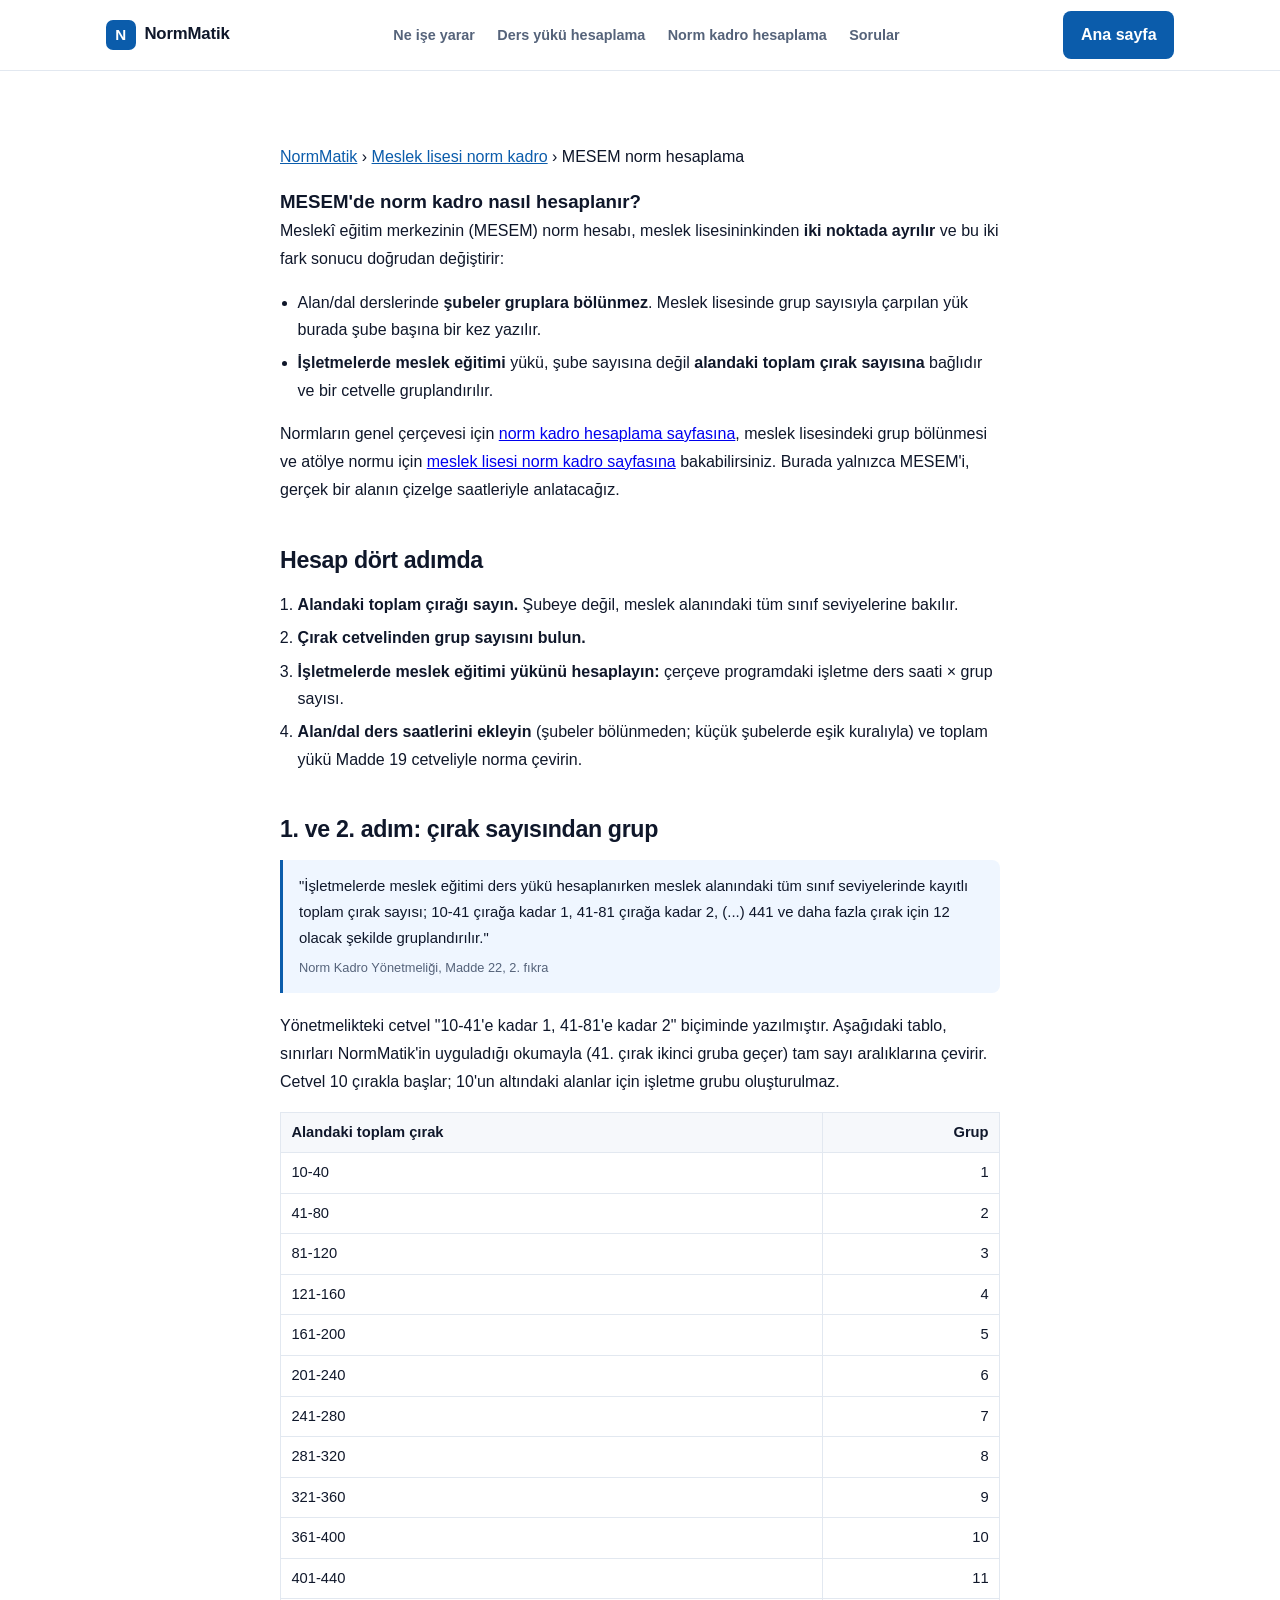
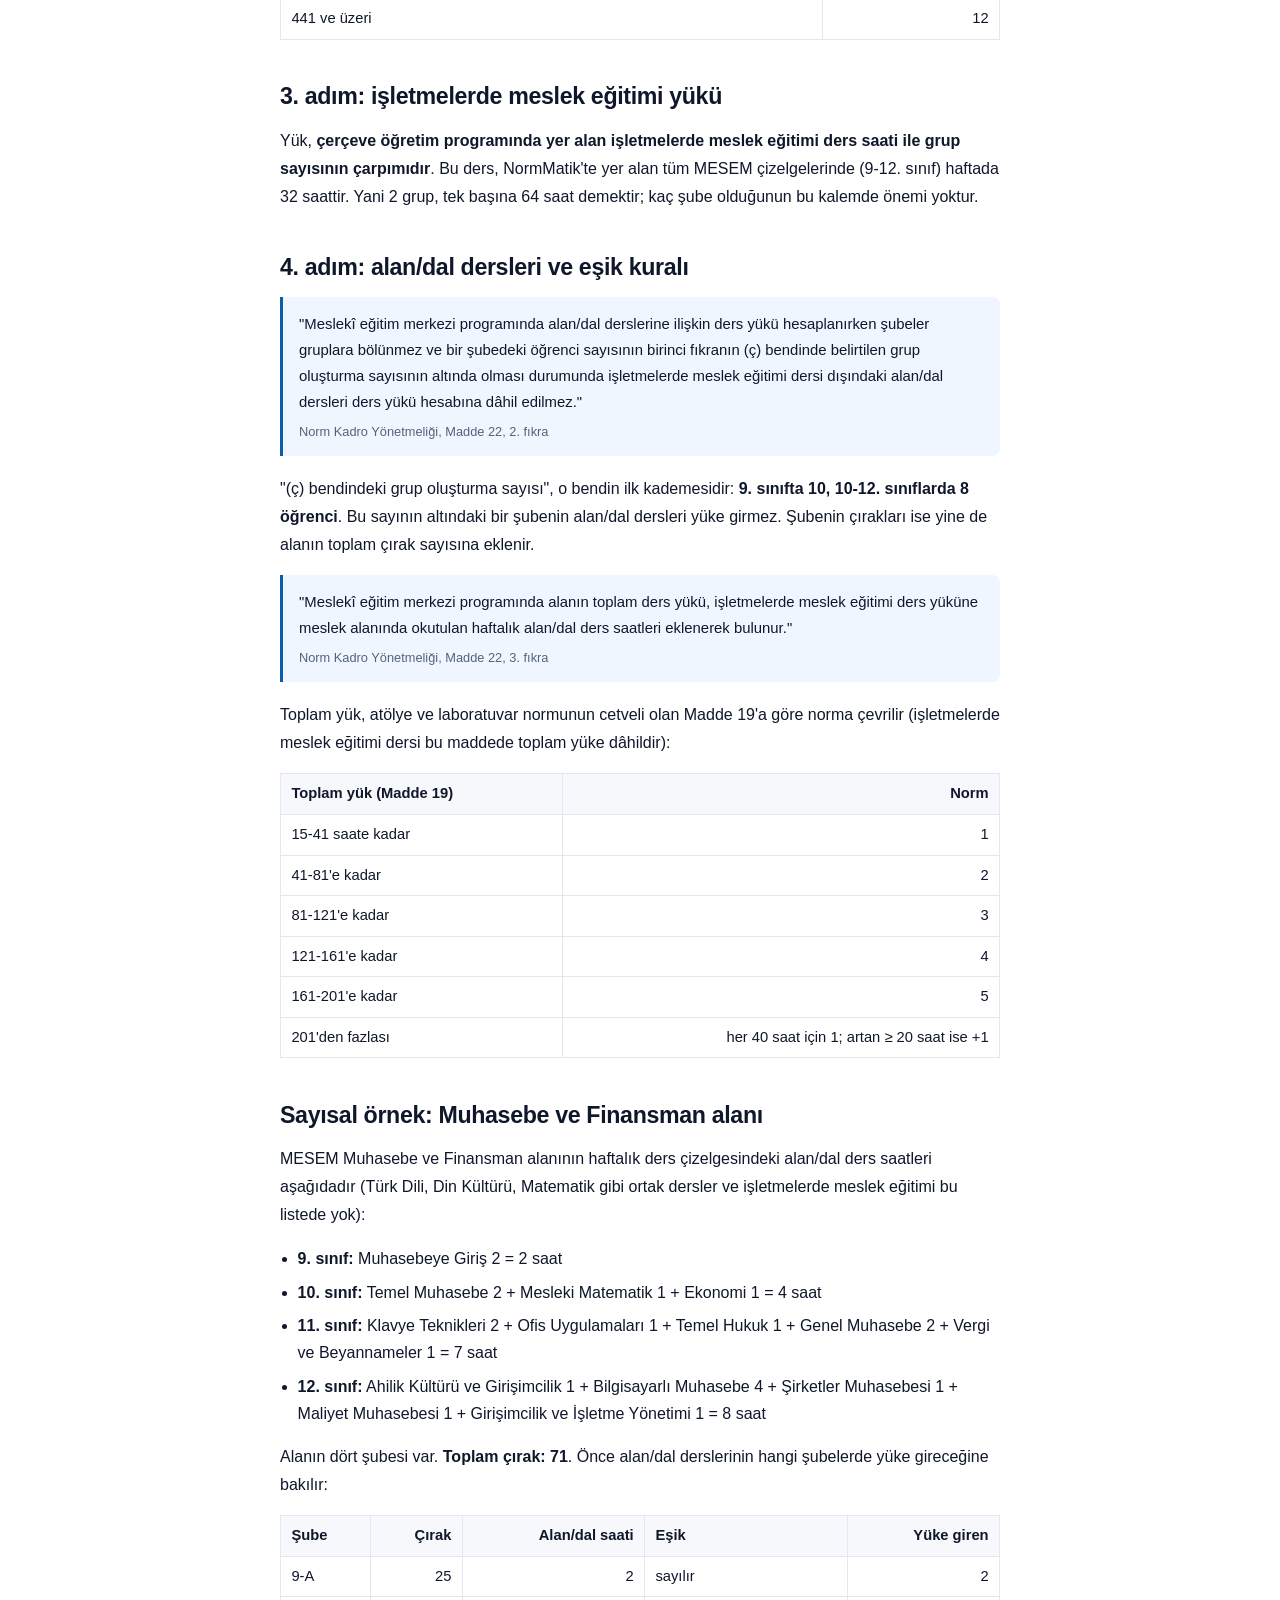
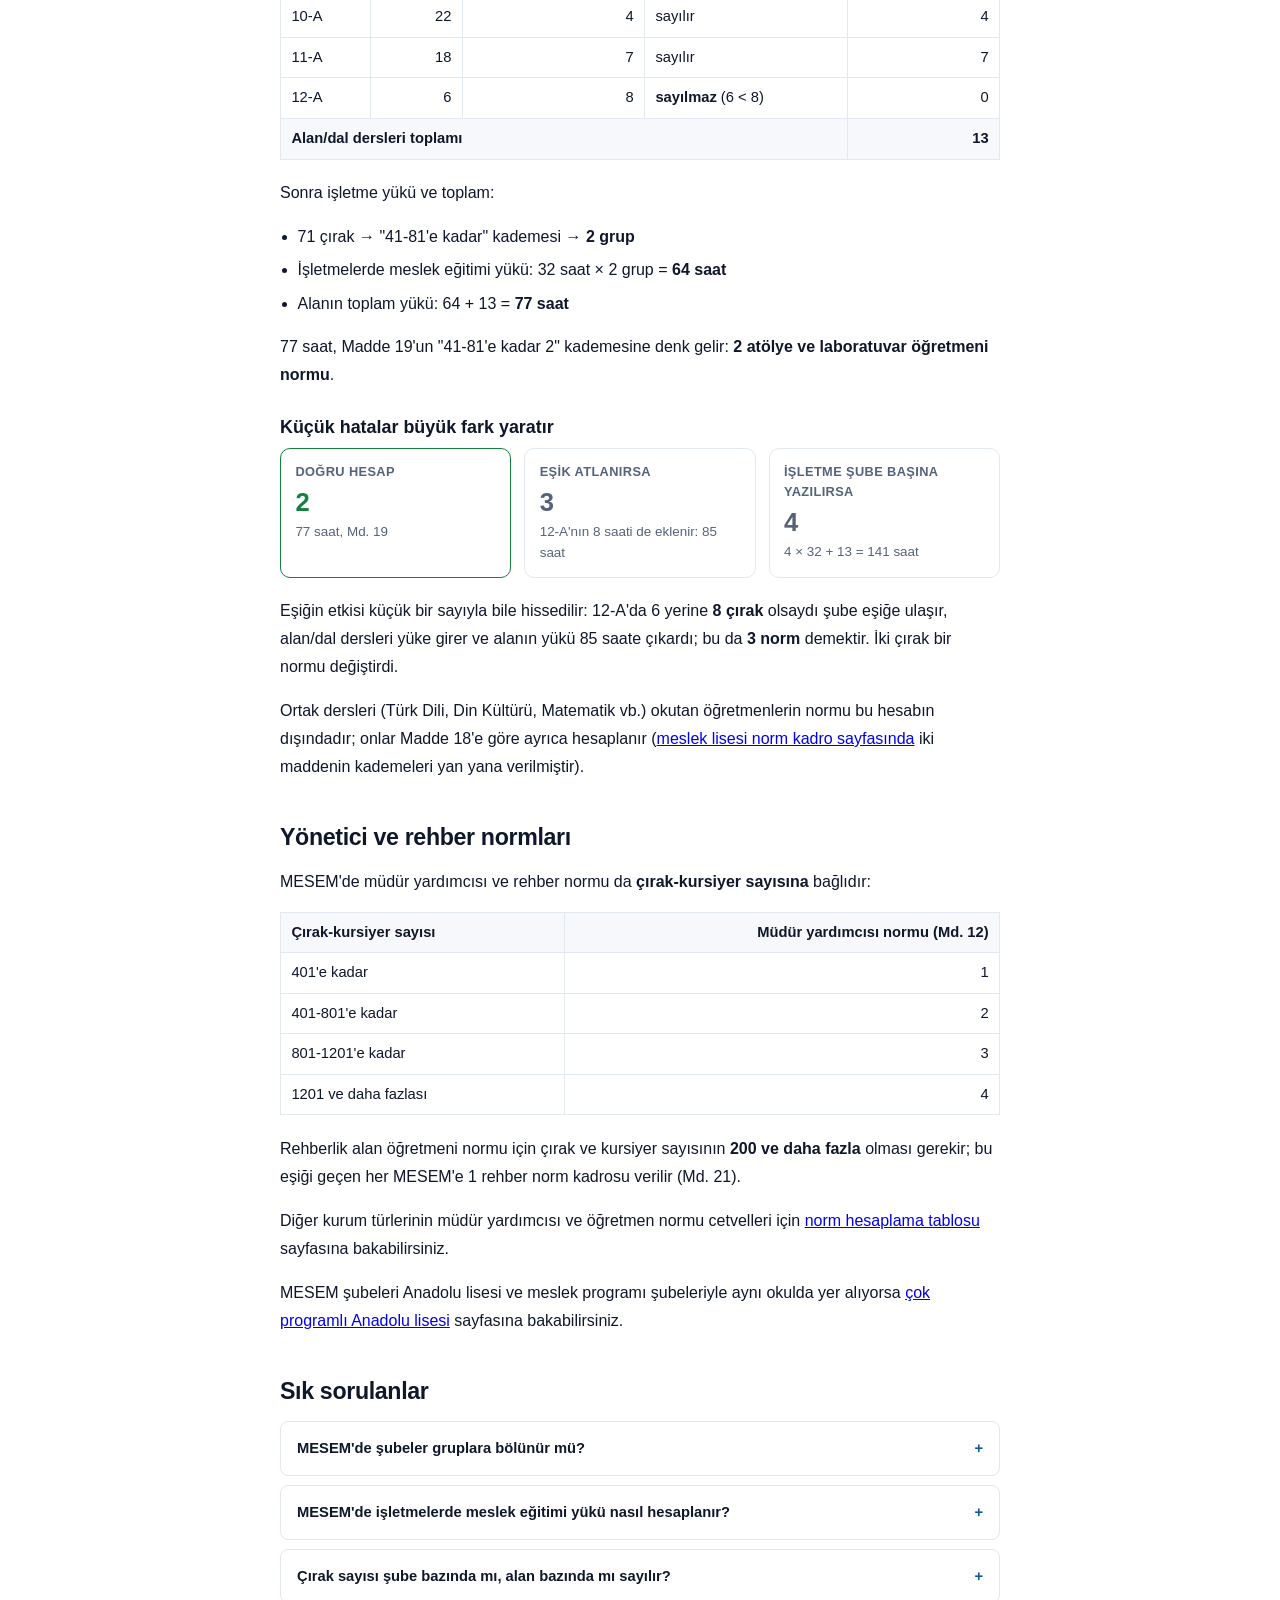
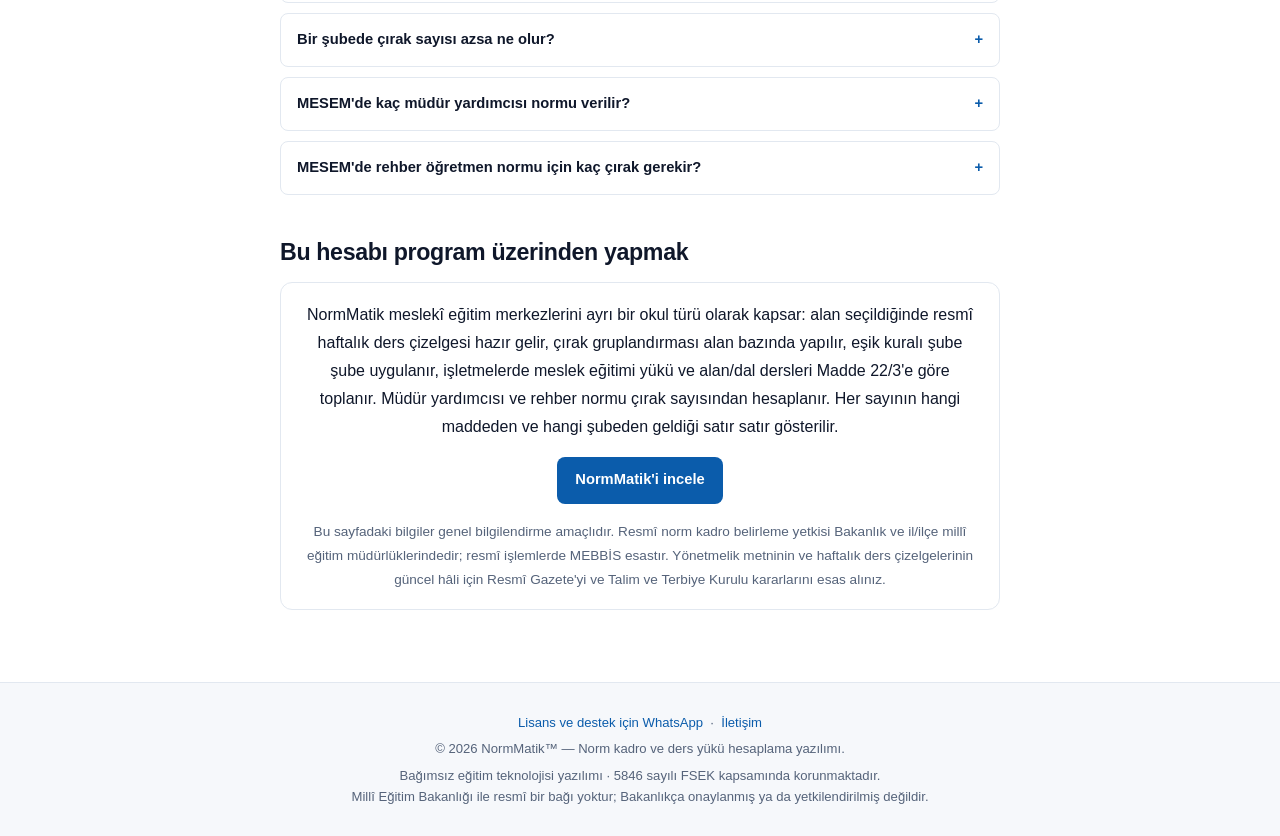
<file: mesem-norm-hesaplama.html>
<!DOCTYPE html>
<html lang="tr" data-theme="light">
<head>
    <meta charset="UTF-8">
    <meta name="viewport" content="width=device-width, initial-scale=1.0">
    <title>MESEM Norm Hesaplama: Çırak Sayısına Göre Öğretmen Normu</title>
    <meta name="description" content="MESEM norm hesaplama: çırak sayısına göre işletme grubu, alan/dal ders yükü, atölye normu (Md. 19), müdür yardımcısı ve rehber normu; sayısal örnekle.">
    <link rel="canonical" href="https://www.normmatik.com.tr/mesem-norm-hesaplama.html">

    <meta property="og:type" content="article">
    <meta property="og:site_name" content="NormMatik">
    <meta property="og:locale" content="tr_TR">
    <meta property="og:url" content="https://www.normmatik.com.tr/mesem-norm-hesaplama.html">
    <meta property="og:title" content="MESEM Norm Hesaplama: Çırak Sayısına Göre Öğretmen Normu">
    <meta property="og:description" content="Çırak sayısına göre işletme grubu, alan/dal ders yükü, atölye normu, müdür yardımcısı ve rehber normu; sayısal örnek.">
    <meta name="twitter:card" content="summary">
    <meta name="twitter:title" content="MESEM Norm Hesaplama: Çırak Sayısına Göre Öğretmen Normu">
    <meta name="twitter:description" content="Çırak sayısına göre işletme grubu, alan/dal ders yükü, atölye normu, müdür yardımcısı ve rehber normu; sayısal örnek.">

    <!-- YAPISAL VERI
         SSS semasindaki metin, asagidaki <details> bloklariyla BIREBIR aynidir.
         Gorunmeyen icerigi semaya koymak Google tarafindan ihlal sayilir. -->
    <script type="application/ld+json">
{
    "@context": "https://schema.org",
    "@type": "BreadcrumbList",
    "itemListElement": [
        {
            "@type": "ListItem",
            "position": 1,
            "name": "NormMatik",
            "item": "https://www.normmatik.com.tr/"
        },
        {
            "@type": "ListItem",
            "position": 2,
            "name": "MESEM norm hesaplama",
            "item": "https://www.normmatik.com.tr/mesem-norm-hesaplama.html"
        }
    ]
}
    </script>
    <script type="application/ld+json">
{
    "@context": "https://schema.org",
    "@type": "FAQPage",
    "mainEntity": [
        {
            "@type": "Question",
            "name": "MESEM'de şubeler gruplara bölünür mü?",
            "acceptedAnswer": {
                "@type": "Answer",
                "text": "Hayır. Meslekî eğitim merkezi programında alan/dal derslerine ilişkin ders yükü hesaplanırken şubeler gruplara bölünmez. Ayrıca bir şubedeki öğrenci sayısı grup oluşturma sayısının altındaysa, işletmelerde meslek eğitimi dersi dışındaki alan/dal dersleri ders yükü hesabına dâhil edilmez."
            }
        },
        {
            "@type": "Question",
            "name": "MESEM'de işletmelerde meslek eğitimi yükü nasıl hesaplanır?",
            "acceptedAnswer": {
                "@type": "Answer",
                "text": "Meslek alanındaki tüm sınıf seviyelerinde kayıtlı toplam çırak sayısı gruplandırılır (10-41 çırağa kadar 1, 41-81'e kadar 2 gibi; 441 ve daha fazlası için 12). Yük, çerçeve öğretim programındaki işletmelerde meslek eğitimi ders saati ile bu grup sayısının çarpımıdır."
            }
        },
        {
            "@type": "Question",
            "name": "Çırak sayısı şube bazında mı, alan bazında mı sayılır?",
            "acceptedAnswer": {
                "@type": "Answer",
                "text": "Alan bazında. İşletmelerde meslek eğitimi yükü için şubenin değil, meslek alanındaki tüm sınıf seviyelerinde kayıtlı toplam çırak sayısı esas alınır."
            }
        },
        {
            "@type": "Question",
            "name": "Bir şubede çırak sayısı azsa ne olur?",
            "acceptedAnswer": {
                "@type": "Answer",
                "text": "Şubedeki öğrenci sayısı grup oluşturma sayısının (9. sınıfta 10, 10-12. sınıflarda 8) altındaysa o şubenin işletmelerde meslek eğitimi dışındaki alan/dal dersleri ders yükü hesabına dâhil edilmez. Şubenin çırakları alanın toplam çırak sayısına yine de eklenir."
            }
        },
        {
            "@type": "Question",
            "name": "MESEM'de kaç müdür yardımcısı normu verilir?",
            "acceptedAnswer": {
                "@type": "Answer",
                "text": "Çırak-kursiyer sayısına göre: 401'e kadar 1, 401-801'e kadar 2, 801-1201'e kadar 3, 1201 ve daha fazlası için 4 müdür yardımcısı norm kadrosu verilir (Madde 12)."
            }
        },
        {
            "@type": "Question",
            "name": "MESEM'de rehber öğretmen normu için kaç çırak gerekir?",
            "acceptedAnswer": {
                "@type": "Answer",
                "text": "Meslekî eğitim merkezlerinden çırak ve kursiyer sayısı 200 ve daha fazla olanların her birine 1 rehberlik alan öğretmeni norm kadrosu verilir (Madde 21)."
            }
        }
    ]
}
    </script>

    <!-- MARKA IKONU -- ureteci: tools/uret_favicon.py -->
    <link rel="icon" href="favicon.ico" sizes="any">
    <link rel="icon" type="image/png" sizes="96x96" href="icons/normmatik-96.png">
    <link rel="apple-touch-icon" sizes="180x180" href="icons/apple-touch-icon.png">
    <link rel="stylesheet" href="css/landing.css?v=20261117_2013">
    <style>
        /* Icerik sayfalari icin ortak yazi stili (ders-yuku ve norm-kadro
           sayfalariyla ayni). landing.css'e dokunulmadi. */
        .yazi { max-width: 720px; margin: 0 auto; font-size: 1rem; }
        .yazi p { color: var(--metin); font-size: 1rem; line-height: 1.75; margin-bottom: 1rem; }
        .yazi h2 { font-size: 1.45rem; font-weight: 800; letter-spacing: -.015em; margin: 2.4rem 0 .7rem; }
        .yazi h3 { font-size: 1.12rem; font-weight: 700; margin: 1.5rem 0 .4rem; }
        .yazi ul, .yazi ol { margin: 0 0 1rem 1.1rem; }
        .yazi li { color: var(--metin); font-size: 1rem; line-height: 1.7; margin-bottom: .4rem; }
        .yazi strong { font-weight: 700; }

        .kunye { color: var(--metin-soluk); font-size: .85rem; margin-bottom: 1.6rem; }
        .kunye a { color: var(--mavi); }

        .alinti {
            border-left: 3px solid var(--mavi);
            background: var(--mavi-soluk);
            padding: .85rem 1rem;
            margin: 0 0 1.2rem;
            border-radius: 0 8px 8px 0;
        }
        .alinti p { margin: 0; font-size: .93rem; }
        .alinti cite { display: block; margin-top: .45rem; font-size: .8rem; color: var(--metin-soluk); font-style: normal; }

        .tablo-sar { overflow-x: auto; margin-bottom: 1.2rem; }
        .yazi table { border-collapse: collapse; width: 100%; font-size: .92rem; }
        .yazi th, .yazi td { border: 1px solid var(--cizgi); padding: .5rem .65rem; text-align: left; }
        .yazi th { background: var(--zemin); font-weight: 700; }
        .yazi td.sayi, .yazi th.sayi { text-align: right; font-variant-numeric: tabular-nums; }
        .yazi tfoot td { font-weight: 700; background: var(--zemin); }

        /* Yanlis hesap ile dogru hesabi yan yana koyan kutu. */
        .karsilastir { display: grid; grid-template-columns: 1fr; gap: .8rem; margin-bottom: 1.2rem; }
        @media (min-width: 640px) { .karsilastir { grid-template-columns: repeat(3, 1fr); } }
        .kart-h { border: 1px solid var(--cizgi); border-radius: 10px; padding: .8rem .9rem; background: var(--kart); }
        .kart-h b { display: block; font-size: .8rem; text-transform: uppercase; letter-spacing: .03em; color: var(--metin-soluk); margin-bottom: .35rem; }
        .kart-h .buyuk { font-size: 1.6rem; font-weight: 800; line-height: 1.1; font-variant-numeric: tabular-nums; }
        .kart-h span { display: block; font-size: .84rem; color: var(--metin-soluk); margin-top: .3rem; }
        .kart-dogru { border-color: var(--yesil); }
        .kart-dogru .buyuk { color: var(--yesil); }

        .kapanis { border: 1px solid var(--cizgi); border-radius: 12px; padding: 1.1rem 1.2rem; background: var(--kart); }
        .kapanis p:last-child { margin-bottom: 0; }
    </style>
</head>
<body>

<!-- ÜST ÇUBUK -->
<header class="ust">
    <div class="ust-ic">
        <a href="index.html" class="marka">
            <span class="marka-im">N</span>
            <span>NormMatik</span>
        </a>

        <ul class="ust-menu">
            <li><a href="index.html#nedir">Ne işe yarar</a></li>
            <li><a href="ders-yuku-hesaplama.html">Ders yükü hesaplama</a></li>
            <li><a href="norm-kadro-hesaplama.html">Norm kadro hesaplama</a></li>
            <li><a href="index.html#sorular">Sorular</a></li>
        </ul>

        <a class="dugme dugme-birincil" href="index.html">Ana sayfa</a>
    </div>
</header>

<section class="bolum">
    <div class="kap">
        <article class="yazi">

            <p class="kunye"><a href="index.html">NormMatik</a> › <a href="meslek-lisesi-norm-kadro.html">Meslek lisesi norm kadro</a> › MESEM norm hesaplama</p>

            <h1>MESEM'de norm kadro nasıl hesaplanır?</h1>

            <p>
                Meslekî eğitim merkezinin (MESEM) norm hesabı, meslek lisesininkinden <strong>iki noktada
                ayrılır</strong> ve bu iki fark sonucu doğrudan değiştirir:
            </p>
            <ul>
                <li>Alan/dal derslerinde <strong>şubeler gruplara bölünmez</strong>. Meslek lisesinde grup
                    sayısıyla çarpılan yük burada şube başına bir kez yazılır.</li>
                <li><strong>İşletmelerde meslek eğitimi</strong> yükü, şube sayısına değil
                    <strong>alandaki toplam çırak sayısına</strong> bağlıdır ve bir cetvelle gruplandırılır.</li>
            </ul>
            <p>
                Normların genel çerçevesi için <a href="norm-kadro-hesaplama.html">norm kadro hesaplama
                sayfasına</a>, meslek lisesindeki grup bölünmesi ve atölye normu için
                <a href="meslek-lisesi-norm-kadro.html">meslek lisesi norm kadro sayfasına</a> bakabilirsiniz.
                Burada yalnızca MESEM'i, gerçek bir alanın çizelge saatleriyle anlatacağız.
            </p>

            <h2>Hesap dört adımda</h2>
            <ol>
                <li><strong>Alandaki toplam çırağı sayın.</strong> Şubeye değil, meslek alanındaki tüm sınıf
                    seviyelerine bakılır.</li>
                <li><strong>Çırak cetvelinden grup sayısını bulun.</strong></li>
                <li><strong>İşletmelerde meslek eğitimi yükünü hesaplayın:</strong> çerçeve programdaki
                    işletme ders saati × grup sayısı.</li>
                <li><strong>Alan/dal ders saatlerini ekleyin</strong> (şubeler bölünmeden; küçük şubelerde eşik
                    kuralıyla) ve toplam yükü Madde 19 cetveliyle norma çevirin.</li>
            </ol>

            <h2>1. ve 2. adım: çırak sayısından grup</h2>
            <div class="alinti">
                <p>"İşletmelerde meslek eğitimi ders yükü hesaplanırken meslek alanındaki tüm sınıf
                   seviyelerinde kayıtlı toplam çırak sayısı; 10-41 çırağa kadar 1, 41-81 çırağa kadar 2,
                   (...) 441 ve daha fazla çırak için 12 olacak şekilde gruplandırılır."</p>
                <cite>Norm Kadro Yönetmeliği, Madde 22, 2. fıkra</cite>
            </div>
            <p>
                Yönetmelikteki cetvel "10-41'e kadar 1, 41-81'e kadar 2" biçiminde yazılmıştır. Aşağıdaki
                tablo, sınırları NormMatik'in uyguladığı okumayla (41. çırak ikinci gruba geçer) tam sayı
                aralıklarına çevirir. Cetvel 10 çırakla başlar; 10'un altındaki alanlar için işletme grubu
                oluşturulmaz.
            </p>
            <div class="tablo-sar">
                <table>
                    <thead>
                        <tr><th>Alandaki toplam çırak</th><th class="sayi">Grup</th></tr>
                    </thead>
                    <tbody>
                        <tr><td>10-40</td><td class="sayi">1</td></tr><tr><td>41-80</td><td class="sayi">2</td></tr><tr><td>81-120</td><td class="sayi">3</td></tr><tr><td>121-160</td><td class="sayi">4</td></tr><tr><td>161-200</td><td class="sayi">5</td></tr><tr><td>201-240</td><td class="sayi">6</td></tr><tr><td>241-280</td><td class="sayi">7</td></tr><tr><td>281-320</td><td class="sayi">8</td></tr><tr><td>321-360</td><td class="sayi">9</td></tr><tr><td>361-400</td><td class="sayi">10</td></tr><tr><td>401-440</td><td class="sayi">11</td></tr><tr><td>441 ve üzeri</td><td class="sayi">12</td></tr>
                    </tbody>
                </table>
            </div>

            <h2>3. adım: işletmelerde meslek eğitimi yükü</h2>
            <p>
                Yük, <strong>çerçeve öğretim programında yer alan işletmelerde meslek eğitimi ders saati
                ile grup sayısının çarpımıdır</strong>. Bu ders, NormMatik'te yer alan tüm MESEM çizelgelerinde (9-12. sınıf)
                haftada 32 saattir. Yani 2 grup, tek başına 64 saat demektir; kaç şube olduğunun bu kalemde önemi yoktur.
            </p>

            <h2>4. adım: alan/dal dersleri ve eşik kuralı</h2>
            <div class="alinti">
                <p>"Meslekî eğitim merkezi programında alan/dal derslerine ilişkin ders yükü hesaplanırken
                   şubeler gruplara bölünmez ve bir şubedeki öğrenci sayısının birinci fıkranın (ç) bendinde
                   belirtilen grup oluşturma sayısının altında olması durumunda işletmelerde meslek eğitimi
                   dersi dışındaki alan/dal dersleri ders yükü hesabına dâhil edilmez."</p>
                <cite>Norm Kadro Yönetmeliği, Madde 22, 2. fıkra</cite>
            </div>
            <p>
                "(ç) bendindeki grup oluşturma sayısı", o bendin ilk kademesidir: <strong>9. sınıfta 10,
                10-12. sınıflarda 8 öğrenci</strong>. Bu sayının altındaki bir şubenin alan/dal dersleri
                yüke girmez. Şubenin çırakları ise yine de alanın toplam çırak sayısına eklenir.
            </p>
            <div class="alinti">
                <p>"Meslekî eğitim merkezi programında alanın toplam ders yükü, işletmelerde meslek eğitimi
                   ders yüküne meslek alanında okutulan haftalık alan/dal ders saatleri eklenerek bulunur."</p>
                <cite>Norm Kadro Yönetmeliği, Madde 22, 3. fıkra</cite>
            </div>
            <p>
                Toplam yük, atölye ve laboratuvar normunun cetveli olan Madde 19'a göre norma çevrilir
                (işletmelerde meslek eğitimi dersi bu maddede toplam yüke dâhildir):
            </p>
            <div class="tablo-sar">
                <table>
                    <thead>
                        <tr><th>Toplam yük (Madde 19)</th><th class="sayi">Norm</th></tr>
                    </thead>
                    <tbody>
                        <tr><td>15-41 saate kadar</td><td class="sayi">1</td></tr>
                        <tr><td>41-81'e kadar</td><td class="sayi">2</td></tr>
                        <tr><td>81-121'e kadar</td><td class="sayi">3</td></tr>
                        <tr><td>121-161'e kadar</td><td class="sayi">4</td></tr>
                        <tr><td>161-201'e kadar</td><td class="sayi">5</td></tr>
                        <tr><td>201'den fazlası</td><td class="sayi">her 40 saat için 1; artan ≥ 20 saat ise +1</td></tr>
                    </tbody>
                </table>
            </div>

            <h2>Sayısal örnek: Muhasebe ve Finansman alanı</h2>
            <p>
                MESEM Muhasebe ve Finansman alanının haftalık ders çizelgesindeki alan/dal ders saatleri
                aşağıdadır (Türk Dili, Din Kültürü, Matematik gibi ortak dersler ve işletmelerde meslek
                eğitimi bu listede yok):
            </p>
            <ul>
                <li><strong>9. sınıf:</strong> Muhasebeye Giriş 2 = 2 saat</li><li><strong>10. sınıf:</strong> Temel Muhasebe 2 + Mesleki Matematik 1 + Ekonomi 1 = 4 saat</li><li><strong>11. sınıf:</strong> Klavye Teknikleri 2 + Ofis Uygulamaları 1 + Temel Hukuk 1 + Genel Muhasebe 2 + Vergi ve Beyannameler 1 = 7 saat</li><li><strong>12. sınıf:</strong> Ahilik Kültürü ve Girişimcilik 1 + Bilgisayarlı Muhasebe 4 + Şirketler Muhasebesi 1 + Maliyet Muhasebesi 1 + Girişimcilik ve İşletme Yönetimi 1 = 8 saat</li>
            </ul>
            <p>
                Alanın dört şubesi var. <strong>Toplam çırak: 71</strong>. Önce alan/dal derslerinin
                hangi şubelerde yüke gireceğine bakılır:
            </p>
            <div class="tablo-sar">
                <table>
                    <thead>
                        <tr><th>Şube</th><th class="sayi">Çırak</th><th class="sayi">Alan/dal saati</th><th>Eşik</th><th class="sayi">Yüke giren</th></tr>
                    </thead>
                    <tbody>
                        <tr><td>9-A</td><td class="sayi">25</td><td class="sayi">2</td><td>sayılır</td><td class="sayi">2</td></tr>
<tr><td>10-A</td><td class="sayi">22</td><td class="sayi">4</td><td>sayılır</td><td class="sayi">4</td></tr>
<tr><td>11-A</td><td class="sayi">18</td><td class="sayi">7</td><td>sayılır</td><td class="sayi">7</td></tr>
<tr><td>12-A</td><td class="sayi">6</td><td class="sayi">8</td><td><strong>sayılmaz</strong> (6 &lt; 8)</td><td class="sayi">0</td></tr>

                    </tbody>
                    <tfoot>
                        <tr><td colspan="4">Alan/dal dersleri toplamı</td><td class="sayi">13</td></tr>
                    </tfoot>
                </table>
            </div>
            <p>Sonra işletme yükü ve toplam:</p>
            <ul>
                <li>71 çırak → "41-81'e kadar" kademesi → <strong>2 grup</strong></li>
                <li>İşletmelerde meslek eğitimi yükü: 32 saat × 2 grup = <strong>64 saat</strong></li>
                <li>Alanın toplam yükü: 64 + 13 = <strong>77 saat</strong></li>
            </ul>
            <p>
                77 saat, Madde 19'un "41-81'e kadar 2" kademesine denk gelir:
                <strong>2 atölye ve laboratuvar öğretmeni normu</strong>.
            </p>

            <h3>Küçük hatalar büyük fark yaratır</h3>
            <div class="karsilastir">
                <div class="kart-h kart-dogru">
                    <b>Doğru hesap</b>
                    <span class="buyuk">2</span>
                    <span>77 saat, Md. 19</span>
                </div>
                <div class="kart-h">
                    <b>Eşik atlanırsa</b>
                    <span class="buyuk">3</span>
                    <span>12-A'nın 8 saati de eklenir: 85 saat</span>
                </div>
                <div class="kart-h">
                    <b>İşletme şube başına yazılırsa</b>
                    <span class="buyuk">4</span>
                    <span>4 × 32 + 13 = 141 saat</span>
                </div>
            </div>
            <p>
                Eşiğin etkisi küçük bir sayıyla bile hissedilir: 12-A'da 6 yerine <strong>8 çırak</strong>
                olsaydı şube eşiğe ulaşır, alan/dal dersleri yüke girer ve alanın yükü 85 saate çıkardı;
                bu da <strong>3 norm</strong> demektir. İki çırak bir normu değiştirdi.
            </p>
            <p>
                Ortak dersleri (Türk Dili, Din Kültürü, Matematik vb.) okutan öğretmenlerin normu bu hesabın
                dışındadır; onlar Madde 18'e göre ayrıca hesaplanır
                (<a href="meslek-lisesi-norm-kadro.html">meslek lisesi norm kadro sayfasında</a> iki maddenin
                kademeleri yan yana verilmiştir).
            </p>

            <h2>Yönetici ve rehber normları</h2>
            <p>
                MESEM'de müdür yardımcısı ve rehber normu da <strong>çırak-kursiyer sayısına</strong> bağlıdır:
            </p>
            <div class="tablo-sar">
                <table>
                    <thead>
                        <tr><th>Çırak-kursiyer sayısı</th><th class="sayi">Müdür yardımcısı normu (Md. 12)</th></tr>
                    </thead>
                    <tbody>
                        <tr><td>401'e kadar</td><td class="sayi">1</td></tr>
                        <tr><td>401-801'e kadar</td><td class="sayi">2</td></tr>
                        <tr><td>801-1201'e kadar</td><td class="sayi">3</td></tr>
                        <tr><td>1201 ve daha fazlası</td><td class="sayi">4</td></tr>
                    </tbody>
                </table>
            </div>
            <p>
                Rehberlik alan öğretmeni normu için çırak ve kursiyer sayısının <strong>200 ve daha
                fazla</strong> olması gerekir; bu eşiği geçen her MESEM'e 1 rehber norm kadrosu verilir
                (Md. 21).
            </p>
            <p>
                Diğer kurum türlerinin müdür yardımcısı ve öğretmen normu cetvelleri için
                <a href="norm-hesaplama-tablosu.html">norm hesaplama tablosu</a> sayfasına
                bakabilirsiniz.
            </p>
            <p>
                MESEM şubeleri Anadolu lisesi ve meslek programı şubeleriyle aynı okulda yer alıyorsa
                <a href="cok-programli-lise-norm-hesaplama.html">çok programlı Anadolu lisesi</a> sayfasına bakabilirsiniz.
            </p>

            <h2>Sık sorulanlar</h2>
            <div class="sss">
                <details>
                    <summary>MESEM'de şubeler gruplara bölünür mü?</summary>
                    <div class="cevap">
                        Hayır. Meslekî eğitim merkezi programında alan/dal derslerine ilişkin ders yükü hesaplanırken şubeler gruplara bölünmez. Ayrıca bir şubedeki öğrenci sayısı grup oluşturma sayısının altındaysa, işletmelerde meslek eğitimi dersi dışındaki alan/dal dersleri ders yükü hesabına dâhil edilmez.
                    </div>
                </details>

                <details>
                    <summary>MESEM'de işletmelerde meslek eğitimi yükü nasıl hesaplanır?</summary>
                    <div class="cevap">
                        Meslek alanındaki tüm sınıf seviyelerinde kayıtlı toplam çırak sayısı gruplandırılır (10-41 çırağa kadar 1, 41-81'e kadar 2 gibi; 441 ve daha fazlası için 12). Yük, çerçeve öğretim programındaki işletmelerde meslek eğitimi ders saati ile bu grup sayısının çarpımıdır.
                    </div>
                </details>

                <details>
                    <summary>Çırak sayısı şube bazında mı, alan bazında mı sayılır?</summary>
                    <div class="cevap">
                        Alan bazında. İşletmelerde meslek eğitimi yükü için şubenin değil, meslek alanındaki tüm sınıf seviyelerinde kayıtlı toplam çırak sayısı esas alınır.
                    </div>
                </details>

                <details>
                    <summary>Bir şubede çırak sayısı azsa ne olur?</summary>
                    <div class="cevap">
                        Şubedeki öğrenci sayısı grup oluşturma sayısının (9. sınıfta 10, 10-12. sınıflarda 8) altındaysa o şubenin işletmelerde meslek eğitimi dışındaki alan/dal dersleri ders yükü hesabına dâhil edilmez. Şubenin çırakları alanın toplam çırak sayısına yine de eklenir.
                    </div>
                </details>

                <details>
                    <summary>MESEM'de kaç müdür yardımcısı normu verilir?</summary>
                    <div class="cevap">
                        Çırak-kursiyer sayısına göre: 401'e kadar 1, 401-801'e kadar 2, 801-1201'e kadar 3, 1201 ve daha fazlası için 4 müdür yardımcısı norm kadrosu verilir (Madde 12).
                    </div>
                </details>

                <details>
                    <summary>MESEM'de rehber öğretmen normu için kaç çırak gerekir?</summary>
                    <div class="cevap">
                        Meslekî eğitim merkezlerinden çırak ve kursiyer sayısı 200 ve daha fazla olanların her birine 1 rehberlik alan öğretmeni norm kadrosu verilir (Madde 21).
                    </div>
                </details>
            </div>

            <h2>Bu hesabı program üzerinden yapmak</h2>
            <div class="kapanis">
                <p>
                    NormMatik meslekî eğitim merkezlerini ayrı bir okul türü olarak kapsar: alan seçildiğinde
                    resmî haftalık ders çizelgesi hazır gelir, çırak gruplandırması alan bazında yapılır,
                    eşik kuralı şube şube uygulanır, işletmelerde meslek eğitimi yükü ve alan/dal dersleri
                    Madde 22/3'e göre toplanır. Müdür yardımcısı ve rehber normu çırak sayısından hesaplanır.
                    Her sayının hangi maddeden ve hangi şubeden geldiği satır satır gösterilir.
                </p>
                <p>
                    <a class="dugme dugme-birincil" href="index.html">NormMatik'i incele</a>
                </p>
                <p style="font-size:.85rem;color:var(--metin-soluk);margin-top:.9rem;">
                    Bu sayfadaki bilgiler genel bilgilendirme amaçlıdır. Resmî norm kadro belirleme
                    yetkisi Bakanlık ve il/ilçe millî eğitim müdürlüklerindedir; resmî işlemlerde
                    MEBBİS esastır. Yönetmelik metninin ve haftalık ders çizelgelerinin güncel hâli
                    için Resmî Gazete'yi ve Talim ve Terbiye Kurulu kararlarını esas alınız.
                </p>
            </div>

        </article>
    </div>
</section>

<footer class="landing-footer">
    <p><a href="https://wa.me/905062777049?text=Merhaba%2C%20NormMatik%20lisans%C4%B1%20hakk%C4%B1nda%20bilgi%20almak%20istiyorum.%0AOkul%3A%20%0AKurum%20kodu%3A%20%0A%C4%B0l%2F%C4%B0l%C3%A7e%3A%20" target="_blank" rel="noopener">Lisans ve destek için WhatsApp</a> &nbsp;·&nbsp; <a href="index.html#iletisim">İletişim</a></p>
    <p>© 2026 NormMatik™ — Norm kadro ve ders yükü hesaplama yazılımı.</p>
    <p>
        Bağımsız eğitim teknolojisi yazılımı · 5846 sayılı FSEK kapsamında korunmaktadır.<br>
        Millî Eğitim Bakanlığı ile resmî bir bağı yoktur; Bakanlıkça onaylanmış ya da yetkilendirilmiş değildir.
    </p>
</footer>

</body>
</html>
</file>
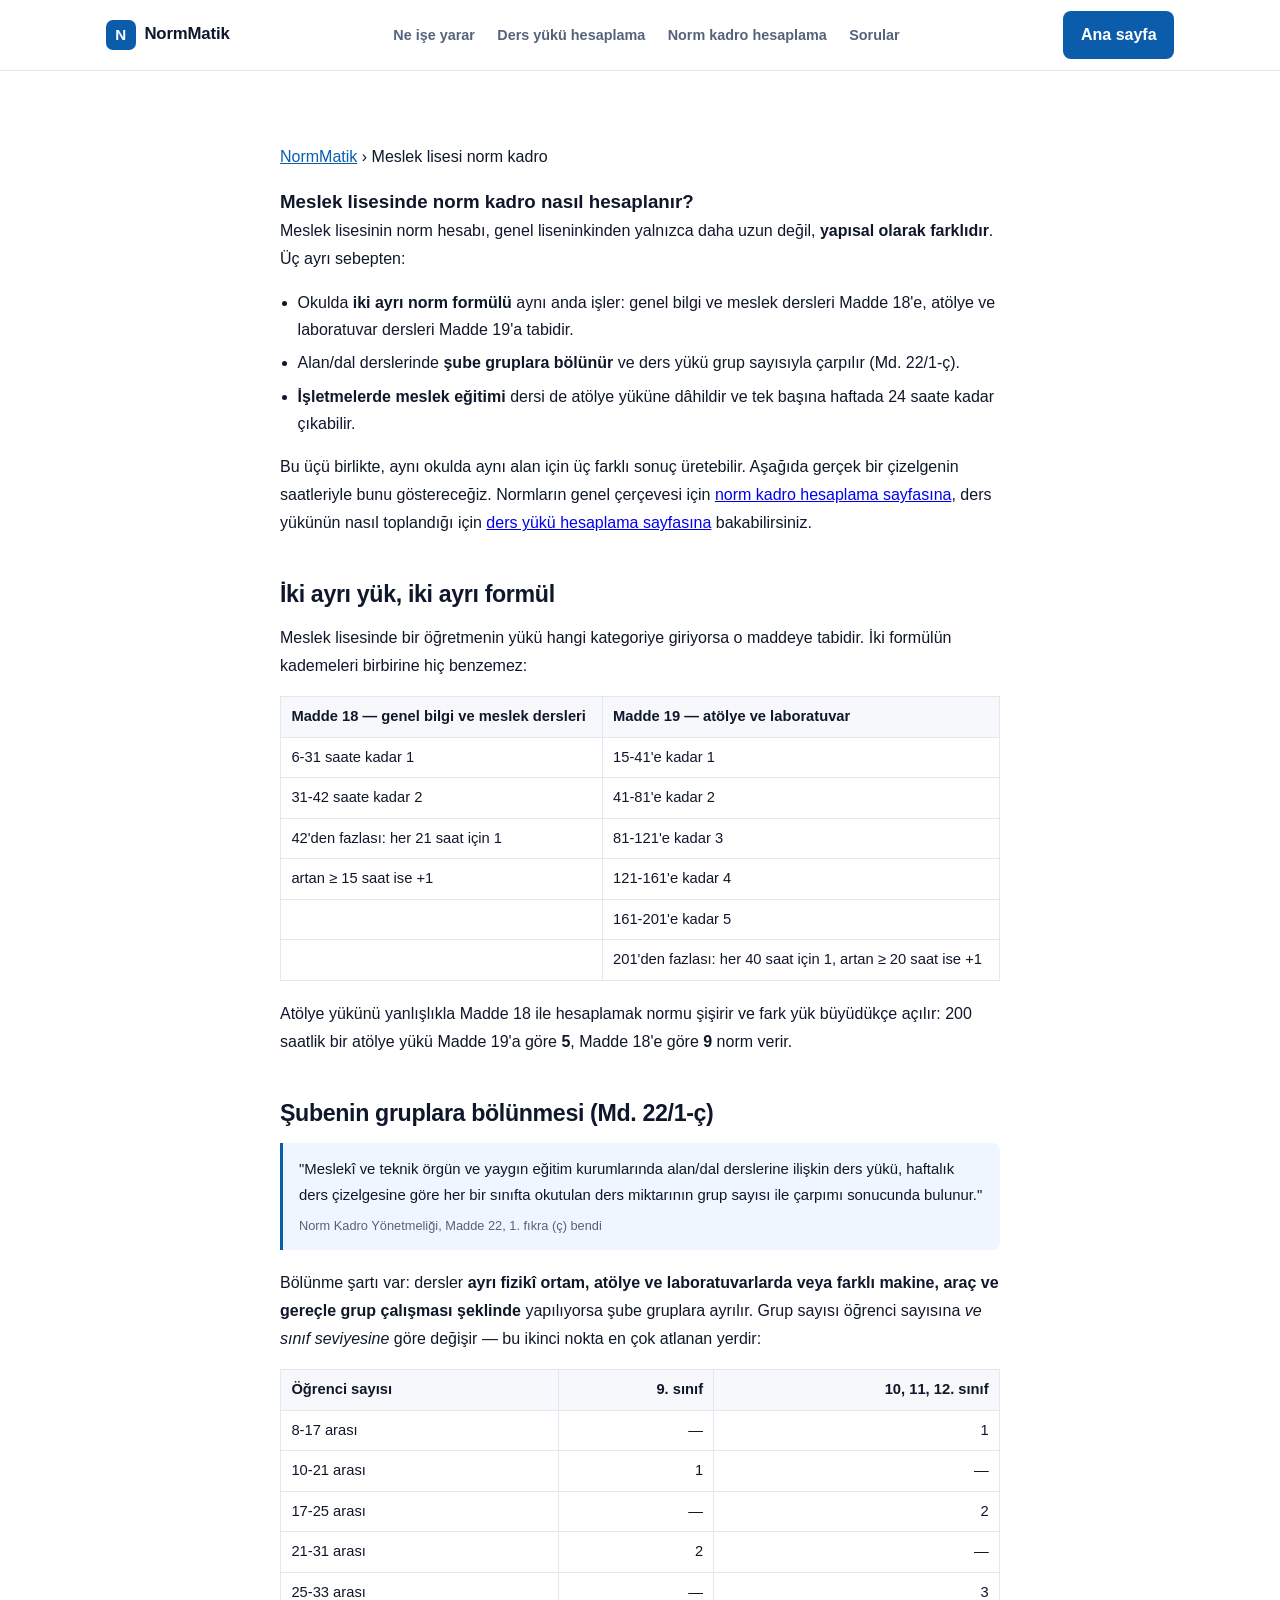
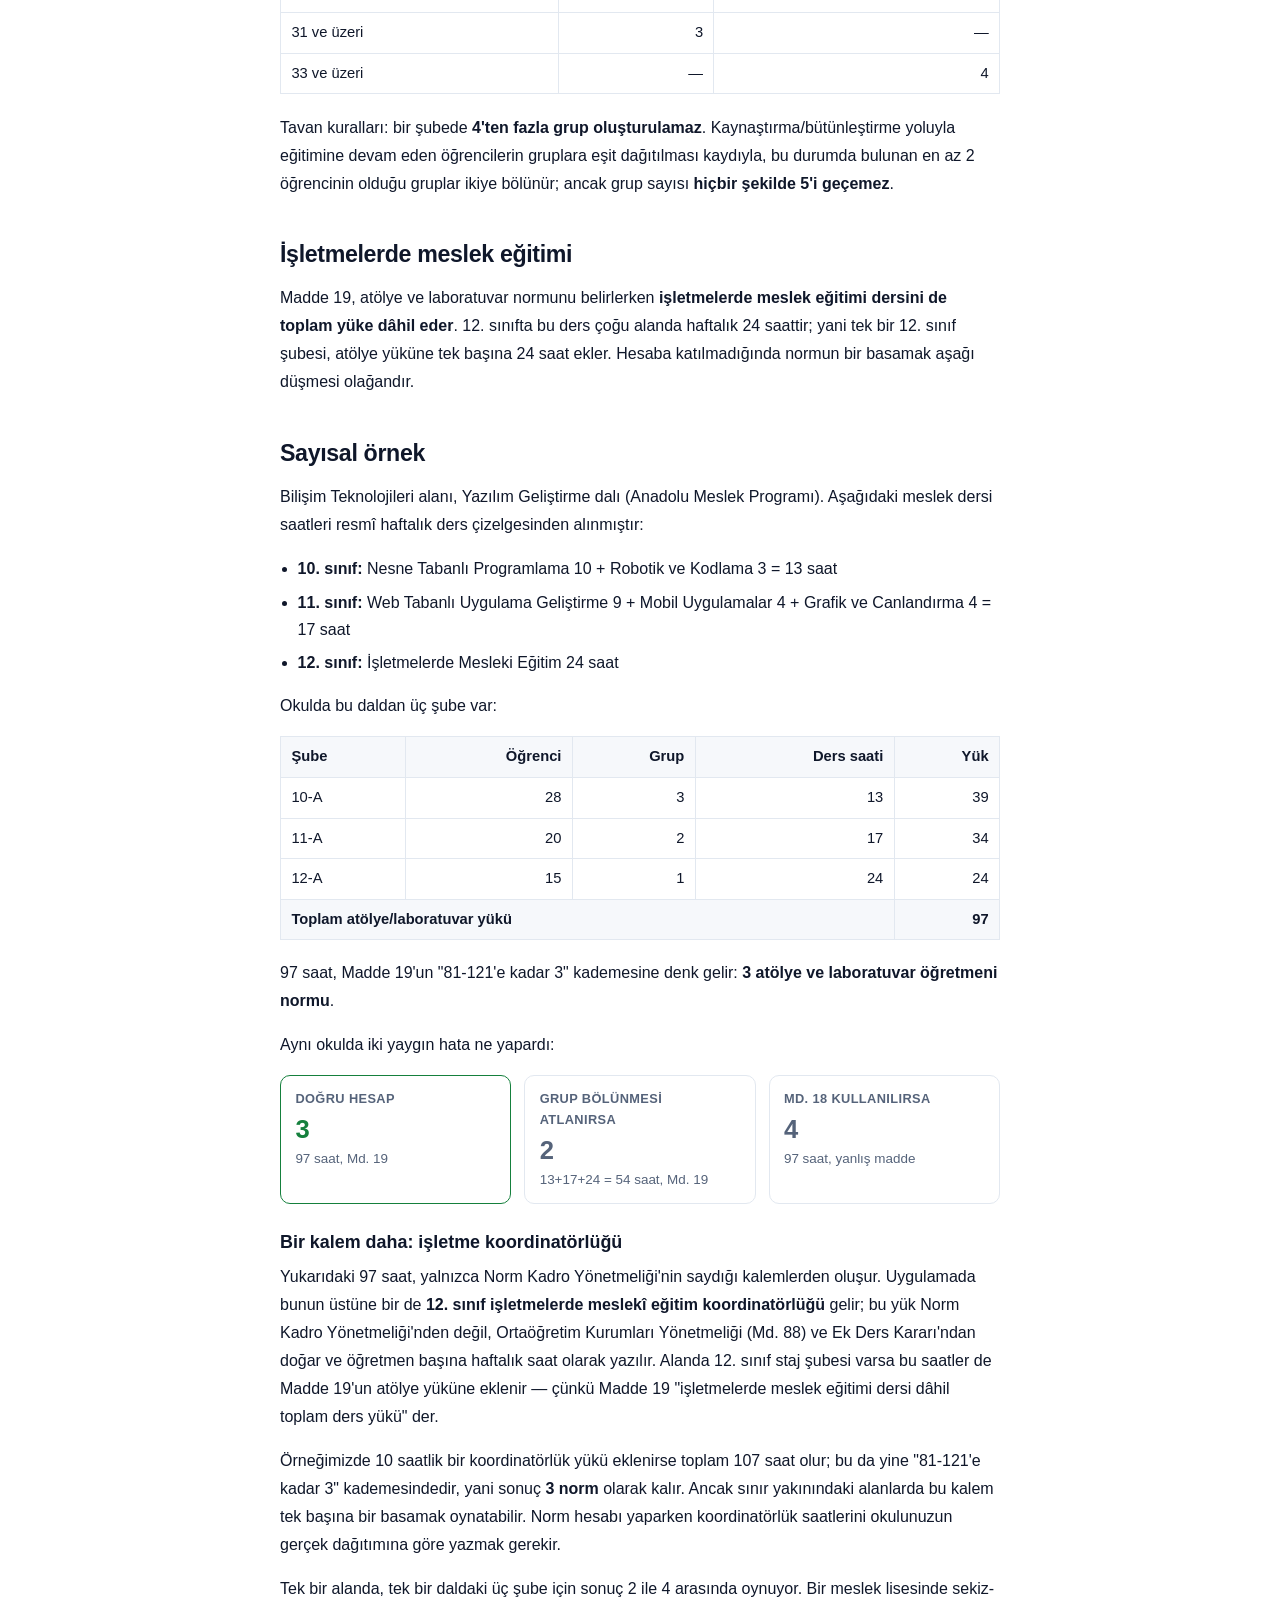
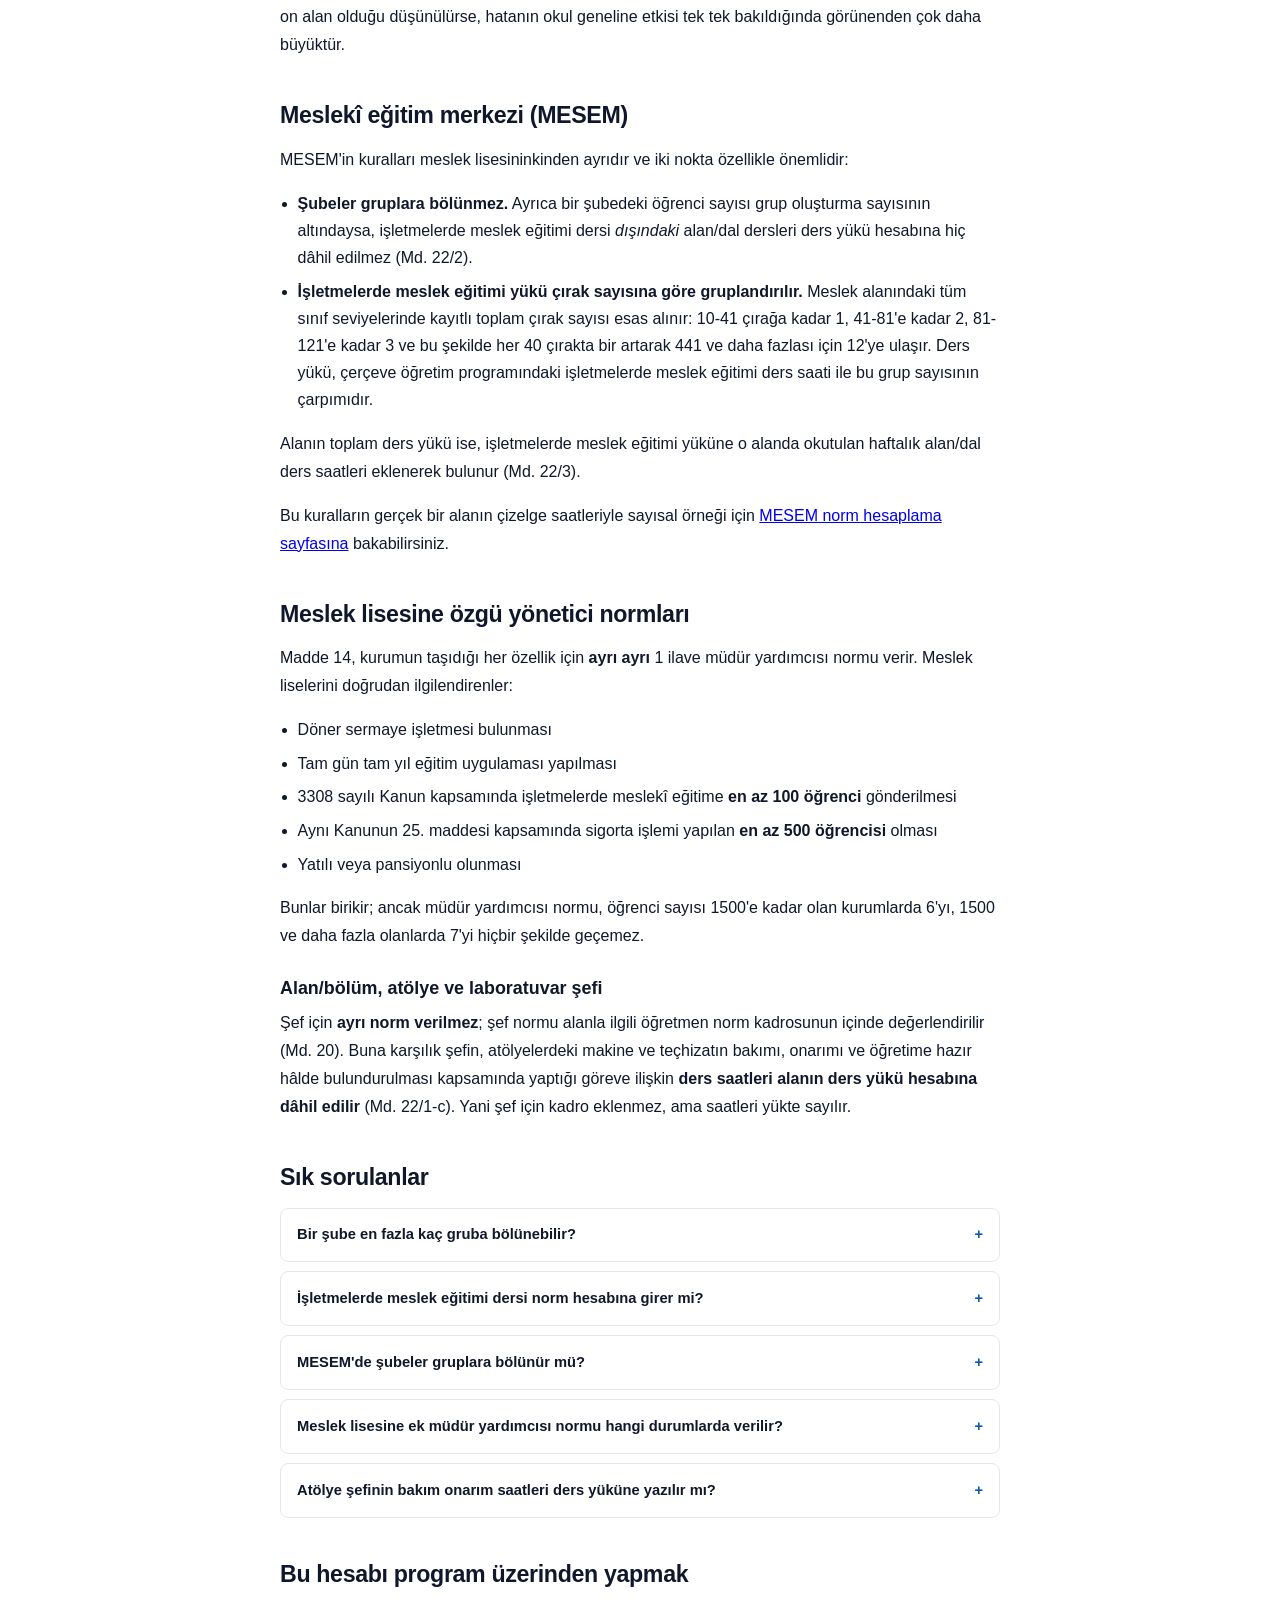
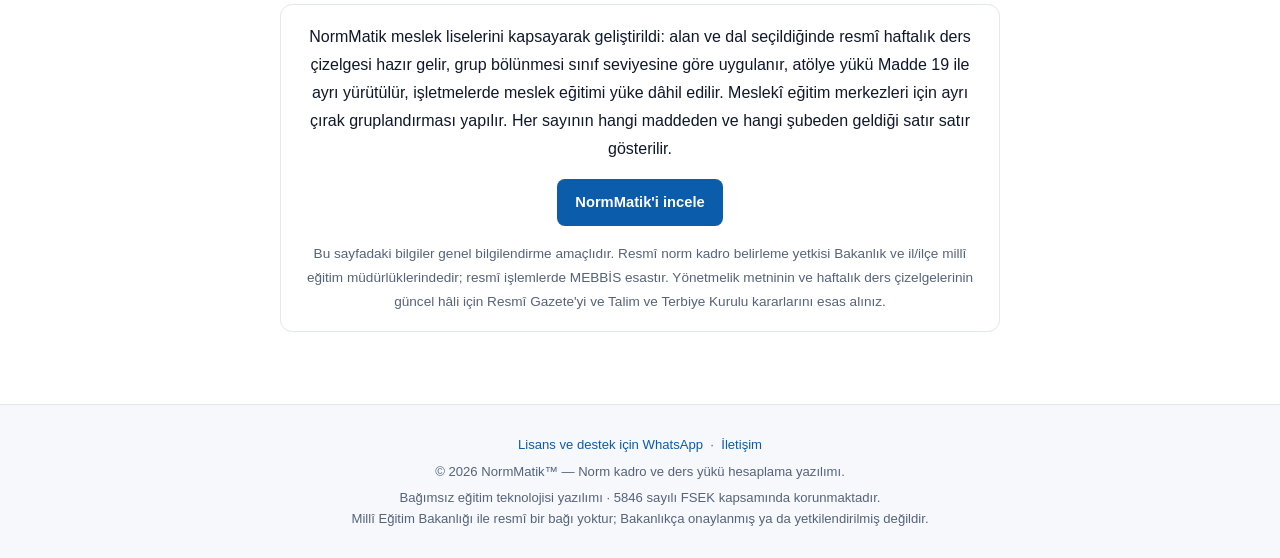
<file: meslek-lisesi-norm-kadro.html>
<!DOCTYPE html>
<html lang="tr" data-theme="light">
<head>
    <meta charset="UTF-8">
    <meta name="viewport" content="width=device-width, initial-scale=1.0">
    <title>Meslek Lisesi Norm Kadro Hesaplama: Atölye, Grup ve MESEM</title>
    <meta name="description" content="Meslek lisesinde norm kadro nasıl hesaplanır? Atölye normu (Md. 19), şubenin gruplara bölünmesi (Md. 22/1-ç), işletmelerde meslek eğitimi ve MESEM çırak gruplandırması; gerçek çizelge saatleriyle sayısal örnek.">
    <link rel="canonical" href="https://www.normmatik.com.tr/meslek-lisesi-norm-kadro.html">

    <meta property="og:type" content="article">
    <meta property="og:site_name" content="NormMatik">
    <meta property="og:locale" content="tr_TR">
    <meta property="og:url" content="https://www.normmatik.com.tr/meslek-lisesi-norm-kadro.html">
    <meta property="og:title" content="Meslek Lisesi Norm Kadro Hesaplama: Atölye, Grup ve MESEM">
    <meta property="og:description" content="Atölye normu, şubenin gruplara bölünmesi, işletmelerde meslek eğitimi ve MESEM; gerçek çizelge saatleriyle sayısal örnek.">
    <meta name="twitter:card" content="summary">
    <meta name="twitter:title" content="Meslek Lisesi Norm Kadro Hesaplama: Atölye, Grup ve MESEM">
    <meta name="twitter:description" content="Atölye normu, şubenin gruplara bölünmesi, işletmelerde meslek eğitimi ve MESEM; gerçek çizelge saatleriyle sayısal örnek.">

    <!-- YAPISAL VERI
         SSS semasindaki metin, asagidaki <details> bloklariyla BIREBIR aynidir.
         Gorunmeyen icerigi semaya koymak Google tarafindan ihlal sayilir. -->
    <script type="application/ld+json">
{
    "@context": "https://schema.org",
    "@type": "BreadcrumbList",
    "itemListElement": [
        { "@type": "ListItem", "position": 1, "name": "NormMatik", "item": "https://www.normmatik.com.tr/" },
        { "@type": "ListItem", "position": 2, "name": "Meslek lisesi norm kadro", "item": "https://www.normmatik.com.tr/meslek-lisesi-norm-kadro.html" }
    ]
}
    </script>
    <script type="application/ld+json">
{
    "@context": "https://schema.org",
    "@type": "FAQPage",
    "mainEntity": [
        {
            "@type": "Question",
            "name": "Bir şube en fazla kaç gruba bölünebilir?",
            "acceptedAnswer": {
                "@type": "Answer",
                "text": "Bir şubede 4'ten fazla grup oluşturulamaz. Kaynaştırma/bütünleştirme yoluyla eğitimine devam eden öğrenciler gruplara eşit dağıtılmak kaydıyla, bu durumda bulunan en az 2 öğrencinin bulunduğu gruplar ikiye bölünür; ancak grup sayısı hiçbir şekilde 5'i geçemez."
            }
        },
        {
            "@type": "Question",
            "name": "İşletmelerde meslek eğitimi dersi norm hesabına girer mi?",
            "acceptedAnswer": {
                "@type": "Answer",
                "text": "Evet. Madde 19'a göre atölye ve laboratuvar öğretmeni normu belirlenirken işletmelerde meslek eğitimi dersi de toplam ders yüküne dâhil edilir. 12. sınıfta bu ders tek başına haftada 24 saate kadar çıkabildiği için normu belirgin biçimde etkiler."
            }
        },
        {
            "@type": "Question",
            "name": "MESEM'de şubeler gruplara bölünür mü?",
            "acceptedAnswer": {
                "@type": "Answer",
                "text": "Hayır. Meslekî eğitim merkezi programında alan/dal derslerine ilişkin ders yükü hesaplanırken şubeler gruplara bölünmez. Ayrıca bir şubedeki öğrenci sayısı grup oluşturma sayısının altındaysa, işletmelerde meslek eğitimi dersi dışındaki alan/dal dersleri ders yükü hesabına dâhil edilmez."
            }
        },
        {
            "@type": "Question",
            "name": "Meslek lisesine ek müdür yardımcısı normu hangi durumlarda verilir?",
            "acceptedAnswer": {
                "@type": "Answer",
                "text": "Döner sermaye işletmesi bulunmak, tam gün tam yıl eğitim uygulaması yapmak, 3308 sayılı Kanun kapsamında işletmelerde meslekî eğitime en az 100 öğrenci göndermek ve aynı Kanunun 25. maddesi kapsamında sigorta işlemi yapılan en az 500 öğrencisi olmak, her biri için ayrı ayrı 1 ilave müdür yardımcısı normu doğurur. Yatılı veya pansiyonlu olmak da ayrı bir sebeptir."
            }
        },
        {
            "@type": "Question",
            "name": "Atölye şefinin bakım onarım saatleri ders yüküne yazılır mı?",
            "acceptedAnswer": {
                "@type": "Answer",
                "text": "Evet. Alan/bölüm, atölye ve laboratuvar şeflerinin; atölyelerdeki makine ve teçhizatın bakımı, onarımı ve öğretime hazır hâlde bulundurulması kapsamında yaptıkları göreve ilişkin ders saatleri de alanın ders yükü hesabında dikkate alınır."
            }
        }
    ]
}
    </script>

    <!-- MARKA IKONU -- ureteci: tools/uret_favicon.py -->
    <link rel="icon" href="favicon.ico" sizes="any">
    <link rel="icon" type="image/png" sizes="96x96" href="icons/normmatik-96.png">
    <link rel="apple-touch-icon" sizes="180x180" href="icons/apple-touch-icon.png">
    <link rel="stylesheet" href="css/landing.css?v=20261117_2013">
    <style>
        /* Icerik sayfalari icin ortak yazi stili (ders-yuku ve norm-kadro
           sayfalariyla ayni). landing.css'e dokunulmadi. */
        .yazi { max-width: 720px; margin: 0 auto; font-size: 1rem; }
        .yazi p { color: var(--metin); font-size: 1rem; line-height: 1.75; margin-bottom: 1rem; }
        .yazi h2 { font-size: 1.45rem; font-weight: 800; letter-spacing: -.015em; margin: 2.4rem 0 .7rem; }
        .yazi h3 { font-size: 1.12rem; font-weight: 700; margin: 1.5rem 0 .4rem; }
        .yazi ul, .yazi ol { margin: 0 0 1rem 1.1rem; }
        .yazi li { color: var(--metin); font-size: 1rem; line-height: 1.7; margin-bottom: .4rem; }
        .yazi strong { font-weight: 700; }

        .kunye { color: var(--metin-soluk); font-size: .85rem; margin-bottom: 1.6rem; }
        .kunye a { color: var(--mavi); }

        .alinti {
            border-left: 3px solid var(--mavi);
            background: var(--mavi-soluk);
            padding: .85rem 1rem;
            margin: 0 0 1.2rem;
            border-radius: 0 8px 8px 0;
        }
        .alinti p { margin: 0; font-size: .93rem; }
        .alinti cite { display: block; margin-top: .45rem; font-size: .8rem; color: var(--metin-soluk); font-style: normal; }

        .tablo-sar { overflow-x: auto; margin-bottom: 1.2rem; }
        .yazi table { border-collapse: collapse; width: 100%; font-size: .92rem; }
        .yazi th, .yazi td { border: 1px solid var(--cizgi); padding: .5rem .65rem; text-align: left; }
        .yazi th { background: var(--zemin); font-weight: 700; }
        .yazi td.sayi, .yazi th.sayi { text-align: right; font-variant-numeric: tabular-nums; }
        .yazi tfoot td { font-weight: 700; background: var(--zemin); }

        /* Yanlis hesap ile dogru hesabi yan yana koyan kutu. */
        .karsilastir { display: grid; grid-template-columns: 1fr; gap: .8rem; margin-bottom: 1.2rem; }
        @media (min-width: 640px) { .karsilastir { grid-template-columns: repeat(3, 1fr); } }
        .kart-h { border: 1px solid var(--cizgi); border-radius: 10px; padding: .8rem .9rem; background: var(--kart); }
        .kart-h b { display: block; font-size: .8rem; text-transform: uppercase; letter-spacing: .03em; color: var(--metin-soluk); margin-bottom: .35rem; }
        .kart-h .buyuk { font-size: 1.6rem; font-weight: 800; line-height: 1.1; font-variant-numeric: tabular-nums; }
        .kart-h span { display: block; font-size: .84rem; color: var(--metin-soluk); margin-top: .3rem; }
        .kart-dogru { border-color: var(--yesil); }
        .kart-dogru .buyuk { color: var(--yesil); }

        .kapanis { border: 1px solid var(--cizgi); border-radius: 12px; padding: 1.1rem 1.2rem; background: var(--kart); }
        .kapanis p:last-child { margin-bottom: 0; }
    </style>
</head>
<body>

<!-- ÜST ÇUBUK -->
<header class="ust">
    <div class="ust-ic">
        <a href="index.html" class="marka">
            <span class="marka-im">N</span>
            <span>NormMatik</span>
        </a>

        <ul class="ust-menu">
            <li><a href="index.html#nedir">Ne işe yarar</a></li>
            <li><a href="ders-yuku-hesaplama.html">Ders yükü hesaplama</a></li>
            <li><a href="norm-kadro-hesaplama.html">Norm kadro hesaplama</a></li>
            <li><a href="index.html#sorular">Sorular</a></li>
        </ul>

        <a class="dugme dugme-birincil" href="index.html">Ana sayfa</a>
    </div>
</header>

<section class="bolum">
    <div class="kap">
        <article class="yazi">

            <p class="kunye"><a href="index.html">NormMatik</a> › Meslek lisesi norm kadro</p>

            <h1>Meslek lisesinde norm kadro nasıl hesaplanır?</h1>

            <p>
                Meslek lisesinin norm hesabı, genel liseninkinden yalnızca daha uzun değil,
                <strong>yapısal olarak farklıdır</strong>. Üç ayrı sebepten:
            </p>
            <ul>
                <li>Okulda <strong>iki ayrı norm formülü</strong> aynı anda işler: genel bilgi ve
                    meslek dersleri Madde 18'e, atölye ve laboratuvar dersleri Madde 19'a tabidir.</li>
                <li>Alan/dal derslerinde <strong>şube gruplara bölünür</strong> ve ders yükü grup
                    sayısıyla çarpılır (Md. 22/1-ç).</li>
                <li><strong>İşletmelerde meslek eğitimi</strong> dersi de atölye yüküne dâhildir ve
                    tek başına haftada 24 saate kadar çıkabilir.</li>
            </ul>
            <p>
                Bu üçü birlikte, aynı okulda aynı alan için üç farklı sonuç üretebilir. Aşağıda
                gerçek bir çizelgenin saatleriyle bunu göstereceğiz. Normların genel çerçevesi için
                <a href="norm-kadro-hesaplama.html">norm kadro hesaplama sayfasına</a>, ders yükünün
                nasıl toplandığı için
                <a href="ders-yuku-hesaplama.html">ders yükü hesaplama sayfasına</a> bakabilirsiniz.
            </p>

            <h2>İki ayrı yük, iki ayrı formül</h2>
            <p>
                Meslek lisesinde bir öğretmenin yükü hangi kategoriye giriyorsa o maddeye tabidir.
                İki formülün kademeleri birbirine hiç benzemez:
            </p>
            <div class="tablo-sar">
                <table>
                    <thead>
                        <tr><th>Madde 18 — genel bilgi ve meslek dersleri</th><th>Madde 19 — atölye ve laboratuvar</th></tr>
                    </thead>
                    <tbody>
                        <tr><td>6-31 saate kadar 1</td><td>15-41'e kadar 1</td></tr>
                        <tr><td>31-42 saate kadar 2</td><td>41-81'e kadar 2</td></tr>
                        <tr><td>42'den fazlası: her 21 saat için 1</td><td>81-121'e kadar 3</td></tr>
                        <tr><td>artan ≥ 15 saat ise +1</td><td>121-161'e kadar 4</td></tr>
                        <tr><td></td><td>161-201'e kadar 5</td></tr>
                        <tr><td></td><td>201'den fazlası: her 40 saat için 1, artan ≥ 20 saat ise +1</td></tr>
                    </tbody>
                </table>
            </div>
            <p>
                Atölye yükünü yanlışlıkla Madde 18 ile hesaplamak normu şişirir ve fark yük
                büyüdükçe açılır: 200 saatlik bir atölye yükü Madde 19'a göre <strong>5</strong>,
                Madde 18'e göre <strong>9</strong> norm verir.
            </p>

            <h2>Şubenin gruplara bölünmesi (Md. 22/1-ç)</h2>
            <div class="alinti">
                <p>"Meslekî ve teknik örgün ve yaygın eğitim kurumlarında alan/dal derslerine ilişkin
                   ders yükü, haftalık ders çizelgesine göre her bir sınıfta okutulan ders miktarının
                   grup sayısı ile çarpımı sonucunda bulunur."</p>
                <cite>Norm Kadro Yönetmeliği, Madde 22, 1. fıkra (ç) bendi</cite>
            </div>
            <p>
                Bölünme şartı var: dersler <strong>ayrı fizikî ortam, atölye ve laboratuvarlarda
                veya farklı makine, araç ve gereçle grup çalışması şeklinde</strong> yapılıyorsa şube
                gruplara ayrılır. Grup sayısı öğrenci sayısına <em>ve sınıf seviyesine</em> göre
                değişir — bu ikinci nokta en çok atlanan yerdir:
            </p>
            <div class="tablo-sar">
                <table>
                    <thead>
                        <tr><th>Öğrenci sayısı</th><th class="sayi">9. sınıf</th><th class="sayi">10, 11, 12. sınıf</th></tr>
                    </thead>
                    <tbody>
                        <tr><td>8-17 arası</td><td class="sayi">—</td><td class="sayi">1</td></tr>
                        <tr><td>10-21 arası</td><td class="sayi">1</td><td class="sayi">—</td></tr>
                        <tr><td>17-25 arası</td><td class="sayi">—</td><td class="sayi">2</td></tr>
                        <tr><td>21-31 arası</td><td class="sayi">2</td><td class="sayi">—</td></tr>
                        <tr><td>25-33 arası</td><td class="sayi">—</td><td class="sayi">3</td></tr>
                        <tr><td>31 ve üzeri</td><td class="sayi">3</td><td class="sayi">—</td></tr>
                        <tr><td>33 ve üzeri</td><td class="sayi">—</td><td class="sayi">4</td></tr>
                    </tbody>
                </table>
            </div>
            <p>
                Tavan kuralları: bir şubede <strong>4'ten fazla grup oluşturulamaz</strong>.
                Kaynaştırma/bütünleştirme yoluyla eğitimine devam eden öğrencilerin gruplara eşit
                dağıtılması kaydıyla, bu durumda bulunan en az 2 öğrencinin olduğu gruplar ikiye
                bölünür; ancak grup sayısı <strong>hiçbir şekilde 5'i geçemez</strong>.
            </p>

            <h2>İşletmelerde meslek eğitimi</h2>
            <p>
                Madde 19, atölye ve laboratuvar normunu belirlerken <strong>işletmelerde meslek
                eğitimi dersini de toplam yüke dâhil eder</strong>. 12. sınıfta bu ders çoğu alanda
                haftalık 24 saattir; yani tek bir 12. sınıf şubesi, atölye yüküne tek başına 24 saat
                ekler. Hesaba katılmadığında normun bir basamak aşağı düşmesi olağandır.
            </p>

            <h2>Sayısal örnek</h2>
            <p>
                Bilişim Teknolojileri alanı, Yazılım Geliştirme dalı (Anadolu Meslek Programı).
                Aşağıdaki meslek dersi saatleri resmî haftalık ders çizelgesinden alınmıştır:
            </p>
            <ul>
                <li><strong>10. sınıf:</strong> Nesne Tabanlı Programlama 10 + Robotik ve Kodlama 3 = 13 saat</li>
                <li><strong>11. sınıf:</strong> Web Tabanlı Uygulama Geliştirme 9 + Mobil Uygulamalar 4 + Grafik ve Canlandırma 4 = 17 saat</li>
                <li><strong>12. sınıf:</strong> İşletmelerde Mesleki Eğitim 24 saat</li>
            </ul>
            <p>Okulda bu daldan üç şube var:</p>
            <div class="tablo-sar">
                <table>
                    <thead>
                        <tr><th>Şube</th><th class="sayi">Öğrenci</th><th class="sayi">Grup</th><th class="sayi">Ders saati</th><th class="sayi">Yük</th></tr>
                    </thead>
                    <tbody>
                        <tr><td>10-A</td><td class="sayi">28</td><td class="sayi">3</td><td class="sayi">13</td><td class="sayi">39</td></tr>
                        <tr><td>11-A</td><td class="sayi">20</td><td class="sayi">2</td><td class="sayi">17</td><td class="sayi">34</td></tr>
                        <tr><td>12-A</td><td class="sayi">15</td><td class="sayi">1</td><td class="sayi">24</td><td class="sayi">24</td></tr>
                    </tbody>
                    <tfoot>
                        <tr><td colspan="4">Toplam atölye/laboratuvar yükü</td><td class="sayi">97</td></tr>
                    </tfoot>
                </table>
            </div>
            <p>
                97 saat, Madde 19'un "81-121'e kadar 3" kademesine denk gelir:
                <strong>3 atölye ve laboratuvar öğretmeni normu</strong>.
            </p>
            <p>Aynı okulda iki yaygın hata ne yapardı:</p>
            <div class="karsilastir">
                <div class="kart-h kart-dogru">
                    <b>Doğru hesap</b>
                    <span class="buyuk">3</span>
                    <span>97 saat, Md. 19</span>
                </div>
                <div class="kart-h">
                    <b>Grup bölünmesi atlanırsa</b>
                    <span class="buyuk">2</span>
                    <span>13+17+24 = 54 saat, Md. 19</span>
                </div>
                <div class="kart-h">
                    <b>Md. 18 kullanılırsa</b>
                    <span class="buyuk">4</span>
                    <span>97 saat, yanlış madde</span>
                </div>
            </div>
            <h3>Bir kalem daha: işletme koordinatörlüğü</h3>
            <p>
                Yukarıdaki 97 saat, yalnızca Norm Kadro Yönetmeliği'nin saydığı kalemlerden
                oluşur. Uygulamada bunun üstüne bir de <strong>12. sınıf işletmelerde meslekî
                eğitim koordinatörlüğü</strong> gelir; bu yük Norm Kadro Yönetmeliği'nden değil,
                Ortaöğretim Kurumları Yönetmeliği (Md. 88) ve Ek Ders Kararı'ndan doğar ve
                öğretmen başına haftalık saat olarak yazılır. Alanda 12. sınıf staj şubesi varsa
                bu saatler de Madde 19'un atölye yüküne eklenir — çünkü Madde 19 "işletmelerde
                meslek eğitimi dersi dâhil toplam ders yükü" der.
            </p>
            <p>
                Örneğimizde 10 saatlik bir koordinatörlük yükü eklenirse toplam 107 saat olur;
                bu da yine "81-121'e kadar 3" kademesindedir, yani sonuç <strong>3 norm</strong>
                olarak kalır. Ancak sınır yakınındaki alanlarda bu kalem tek başına bir basamak
                oynatabilir. Norm hesabı yaparken koordinatörlük saatlerini okulunuzun gerçek
                dağıtımına göre yazmak gerekir.
            </p>

            <p>
                Tek bir alanda, tek bir daldaki üç şube için sonuç 2 ile 4 arasında oynuyor. Bir
                meslek lisesinde sekiz-on alan olduğu düşünülürse, hatanın okul geneline etkisi
                tek tek bakıldığında görünenden çok daha büyüktür.
            </p>

            <h2>Meslekî eğitim merkezi (MESEM)</h2>
            <p>
                MESEM'in kuralları meslek lisesininkinden ayrıdır ve iki nokta özellikle önemlidir:
            </p>
            <ul>
                <li>
                    <strong>Şubeler gruplara bölünmez.</strong> Ayrıca bir şubedeki öğrenci sayısı
                    grup oluşturma sayısının altındaysa, işletmelerde meslek eğitimi dersi
                    <em>dışındaki</em> alan/dal dersleri ders yükü hesabına hiç dâhil edilmez
                    (Md. 22/2).
                </li>
                <li>
                    <strong>İşletmelerde meslek eğitimi yükü çırak sayısına göre gruplandırılır.</strong>
                    Meslek alanındaki tüm sınıf seviyelerinde kayıtlı toplam çırak sayısı esas alınır:
                    10-41 çırağa kadar 1, 41-81'e kadar 2, 81-121'e kadar 3 ve bu şekilde her 40
                    çırakta bir artarak 441 ve daha fazlası için 12'ye ulaşır. Ders yükü, çerçeve
                    öğretim programındaki işletmelerde meslek eğitimi ders saati ile bu grup sayısının
                    çarpımıdır.
                </li>
            </ul>
            <p>
                Alanın toplam ders yükü ise, işletmelerde meslek eğitimi yüküne o alanda okutulan
                haftalık alan/dal ders saatleri eklenerek bulunur (Md. 22/3).
            </p>
            <p>
                Bu kuralların gerçek bir alanın çizelge saatleriyle sayısal örneği için
                <a href="mesem-norm-hesaplama.html">MESEM norm hesaplama sayfasına</a>
                bakabilirsiniz.
            </p>

            <h2>Meslek lisesine özgü yönetici normları</h2>
            <p>
                Madde 14, kurumun taşıdığı her özellik için <strong>ayrı ayrı</strong> 1 ilave müdür
                yardımcısı normu verir. Meslek liselerini doğrudan ilgilendirenler:
            </p>
            <ul>
                <li>Döner sermaye işletmesi bulunması</li>
                <li>Tam gün tam yıl eğitim uygulaması yapılması</li>
                <li>3308 sayılı Kanun kapsamında işletmelerde meslekî eğitime <strong>en az 100
                    öğrenci</strong> gönderilmesi</li>
                <li>Aynı Kanunun 25. maddesi kapsamında sigorta işlemi yapılan <strong>en az 500
                    öğrencisi</strong> olması</li>
                <li>Yatılı veya pansiyonlu olunması</li>
            </ul>
            <p>
                Bunlar birikir; ancak müdür yardımcısı normu, öğrenci sayısı 1500'e kadar olan
                kurumlarda 6'yı, 1500 ve daha fazla olanlarda 7'yi hiçbir şekilde geçemez.
            </p>

            <h3>Alan/bölüm, atölye ve laboratuvar şefi</h3>
            <p>
                Şef için <strong>ayrı norm verilmez</strong>; şef normu alanla ilgili öğretmen norm
                kadrosunun içinde değerlendirilir (Md. 20). Buna karşılık şefin, atölyelerdeki makine
                ve teçhizatın bakımı, onarımı ve öğretime hazır hâlde bulundurulması kapsamında
                yaptığı göreve ilişkin <strong>ders saatleri alanın ders yükü hesabına dâhil edilir</strong>
                (Md. 22/1-c). Yani şef için kadro eklenmez, ama saatleri yükte sayılır.
            </p>

            <h2>Sık sorulanlar</h2>
            <div class="sss">
                <details>
                    <summary>Bir şube en fazla kaç gruba bölünebilir?</summary>
                    <div class="cevap">
                        Bir şubede 4'ten fazla grup oluşturulamaz. Kaynaştırma/bütünleştirme yoluyla
                        eğitimine devam eden öğrenciler gruplara eşit dağıtılmak kaydıyla, bu
                        durumda bulunan en az 2 öğrencinin bulunduğu gruplar ikiye bölünür; ancak
                        grup sayısı hiçbir şekilde 5'i geçemez.
                    </div>
                </details>

                <details>
                    <summary>İşletmelerde meslek eğitimi dersi norm hesabına girer mi?</summary>
                    <div class="cevap">
                        Evet. Madde 19'a göre atölye ve laboratuvar öğretmeni normu belirlenirken
                        işletmelerde meslek eğitimi dersi de toplam ders yüküne dâhil edilir. 12.
                        sınıfta bu ders tek başına haftada 24 saate kadar çıkabildiği için normu
                        belirgin biçimde etkiler.
                    </div>
                </details>

                <details>
                    <summary>MESEM'de şubeler gruplara bölünür mü?</summary>
                    <div class="cevap">
                        Hayır. Meslekî eğitim merkezi programında alan/dal derslerine ilişkin ders
                        yükü hesaplanırken şubeler gruplara bölünmez. Ayrıca bir şubedeki öğrenci
                        sayısı grup oluşturma sayısının altındaysa, işletmelerde meslek eğitimi
                        dersi dışındaki alan/dal dersleri ders yükü hesabına dâhil edilmez.
                    </div>
                </details>

                <details>
                    <summary>Meslek lisesine ek müdür yardımcısı normu hangi durumlarda verilir?</summary>
                    <div class="cevap">
                        Döner sermaye işletmesi bulunmak, tam gün tam yıl eğitim uygulaması yapmak,
                        3308 sayılı Kanun kapsamında işletmelerde meslekî eğitime en az 100 öğrenci
                        göndermek ve aynı Kanunun 25. maddesi kapsamında sigorta işlemi yapılan en az
                        500 öğrencisi olmak, her biri için ayrı ayrı 1 ilave müdür yardımcısı normu
                        doğurur. Yatılı veya pansiyonlu olmak da ayrı bir sebeptir.
                    </div>
                </details>

                <details>
                    <summary>Atölye şefinin bakım onarım saatleri ders yüküne yazılır mı?</summary>
                    <div class="cevap">
                        Evet. Alan/bölüm, atölye ve laboratuvar şeflerinin; atölyelerdeki makine ve
                        teçhizatın bakımı, onarımı ve öğretime hazır hâlde bulundurulması kapsamında
                        yaptıkları göreve ilişkin ders saatleri de alanın ders yükü hesabında
                        dikkate alınır.
                    </div>
                </details>
            </div>

            <h2>Bu hesabı program üzerinden yapmak</h2>
            <div class="kapanis">
                <p>
                    NormMatik meslek liselerini kapsayarak geliştirildi: alan ve dal seçildiğinde
                    resmî haftalık ders çizelgesi hazır gelir, grup bölünmesi sınıf seviyesine göre
                    uygulanır, atölye yükü Madde 19 ile ayrı yürütülür, işletmelerde meslek eğitimi
                    yüke dâhil edilir. Meslekî eğitim merkezleri için ayrı çırak gruplandırması
                    yapılır. Her sayının hangi maddeden ve hangi şubeden geldiği satır satır
                    gösterilir.
                </p>
                <p>
                    <a class="dugme dugme-birincil" href="index.html">NormMatik'i incele</a>
                </p>
                <p style="font-size:.85rem;color:var(--metin-soluk);margin-top:.9rem;">
                    Bu sayfadaki bilgiler genel bilgilendirme amaçlıdır. Resmî norm kadro belirleme
                    yetkisi Bakanlık ve il/ilçe millî eğitim müdürlüklerindedir; resmî işlemlerde
                    MEBBİS esastır. Yönetmelik metninin ve haftalık ders çizelgelerinin güncel hâli
                    için Resmî Gazete'yi ve Talim ve Terbiye Kurulu kararlarını esas alınız.
                </p>
            </div>

        </article>
    </div>
</section>

<footer class="landing-footer">
    <p><a href="https://wa.me/905062777049?text=Merhaba%2C%20NormMatik%20lisans%C4%B1%20hakk%C4%B1nda%20bilgi%20almak%20istiyorum.%0AOkul%3A%20%0AKurum%20kodu%3A%20%0A%C4%B0l%2F%C4%B0l%C3%A7e%3A%20" target="_blank" rel="noopener">Lisans ve destek için WhatsApp</a> &nbsp;·&nbsp; <a href="index.html#iletisim">İletişim</a></p>
    <p>© 2026 NormMatik™ — Norm kadro ve ders yükü hesaplama yazılımı.</p>
    <p>
        Bağımsız eğitim teknolojisi yazılımı · 5846 sayılı FSEK kapsamında korunmaktadır.<br>
        Millî Eğitim Bakanlığı ile resmî bir bağı yoktur; Bakanlıkça onaylanmış ya da yetkilendirilmiş değildir.
    </p>
</footer>

</body>
</html>
</file>
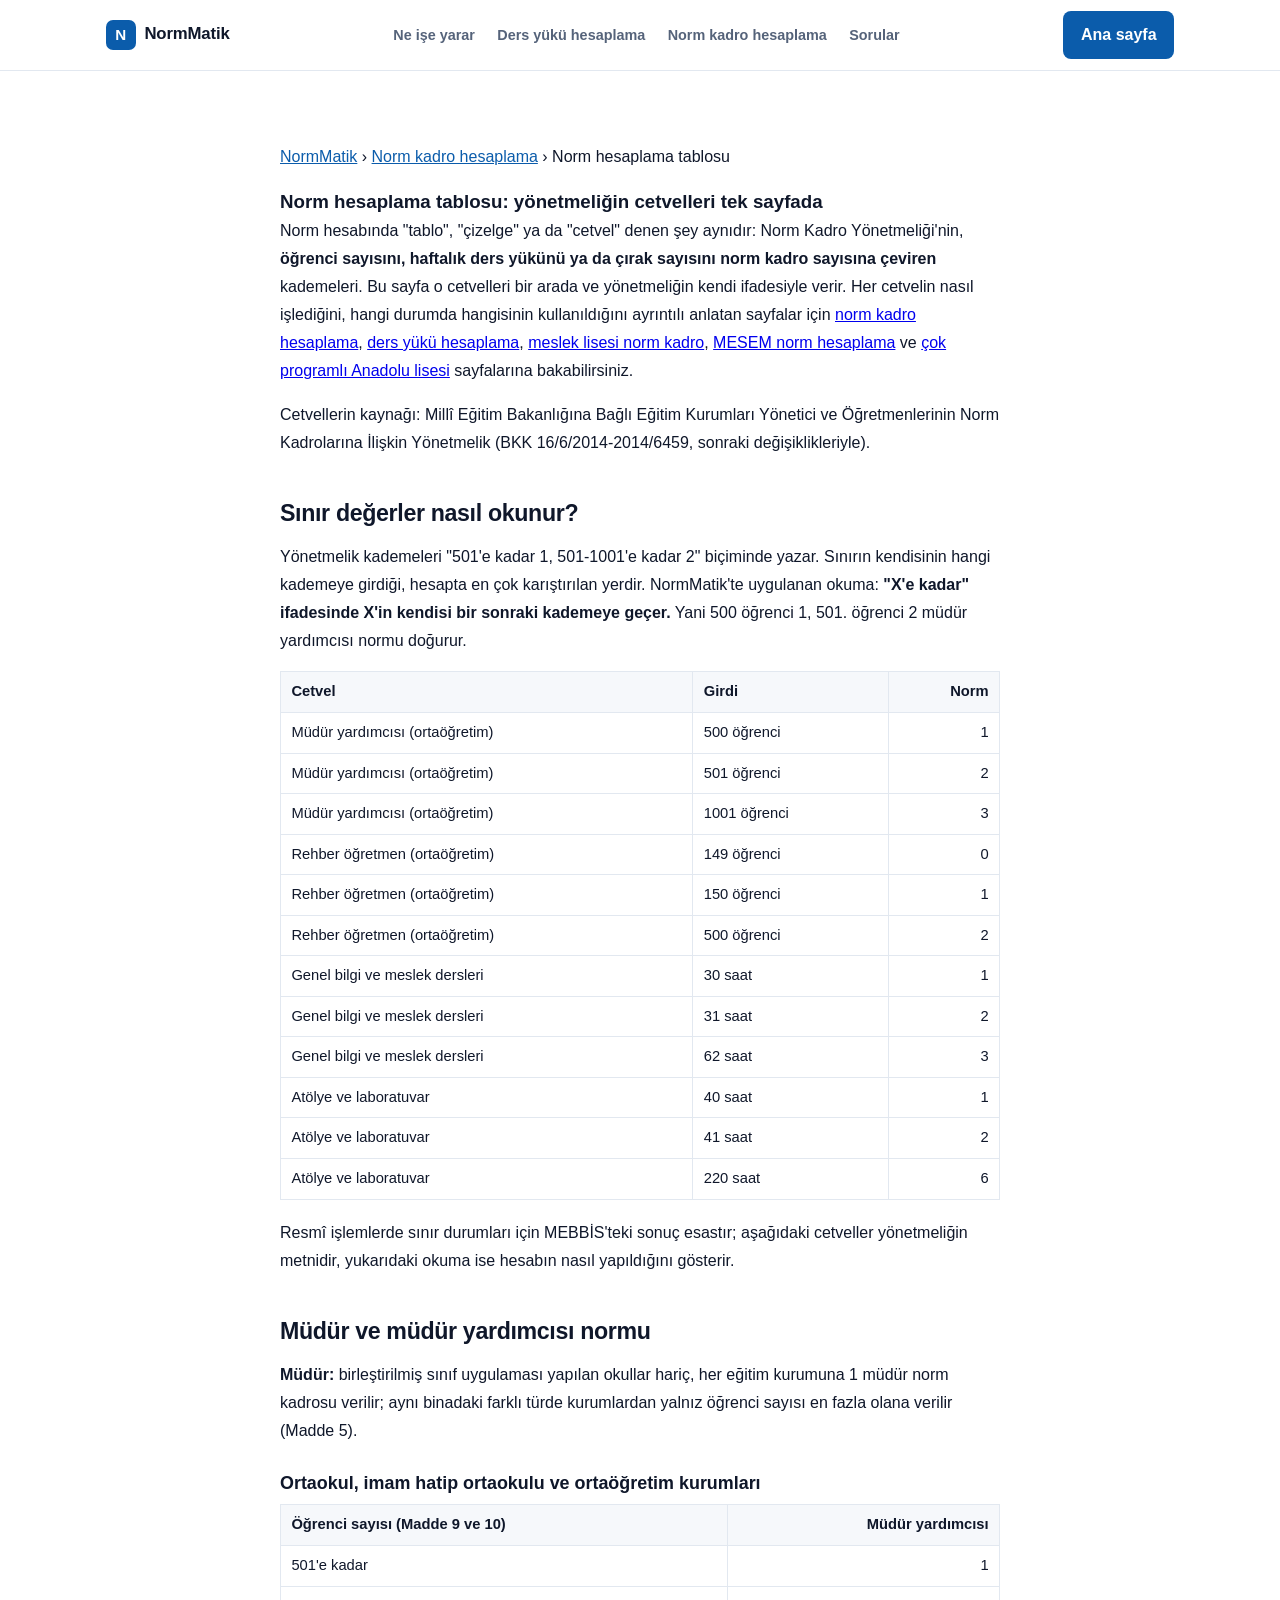
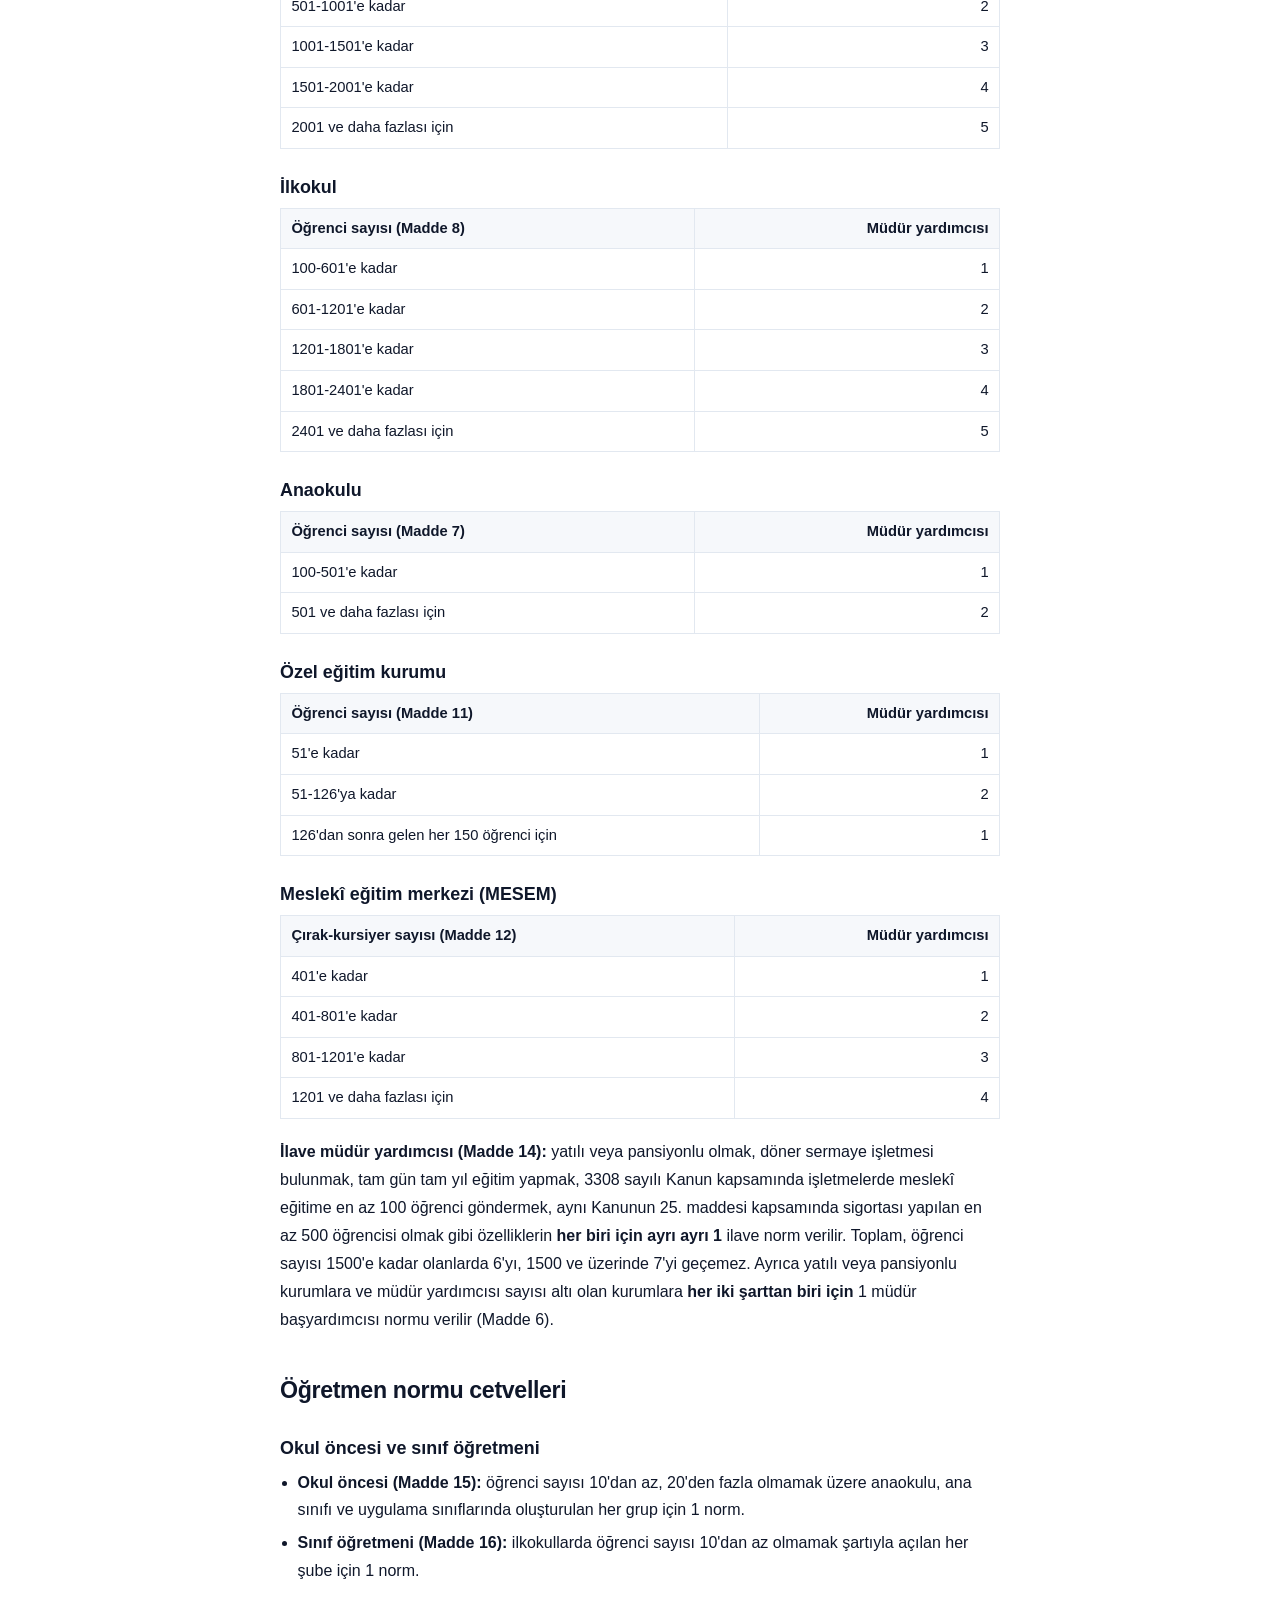
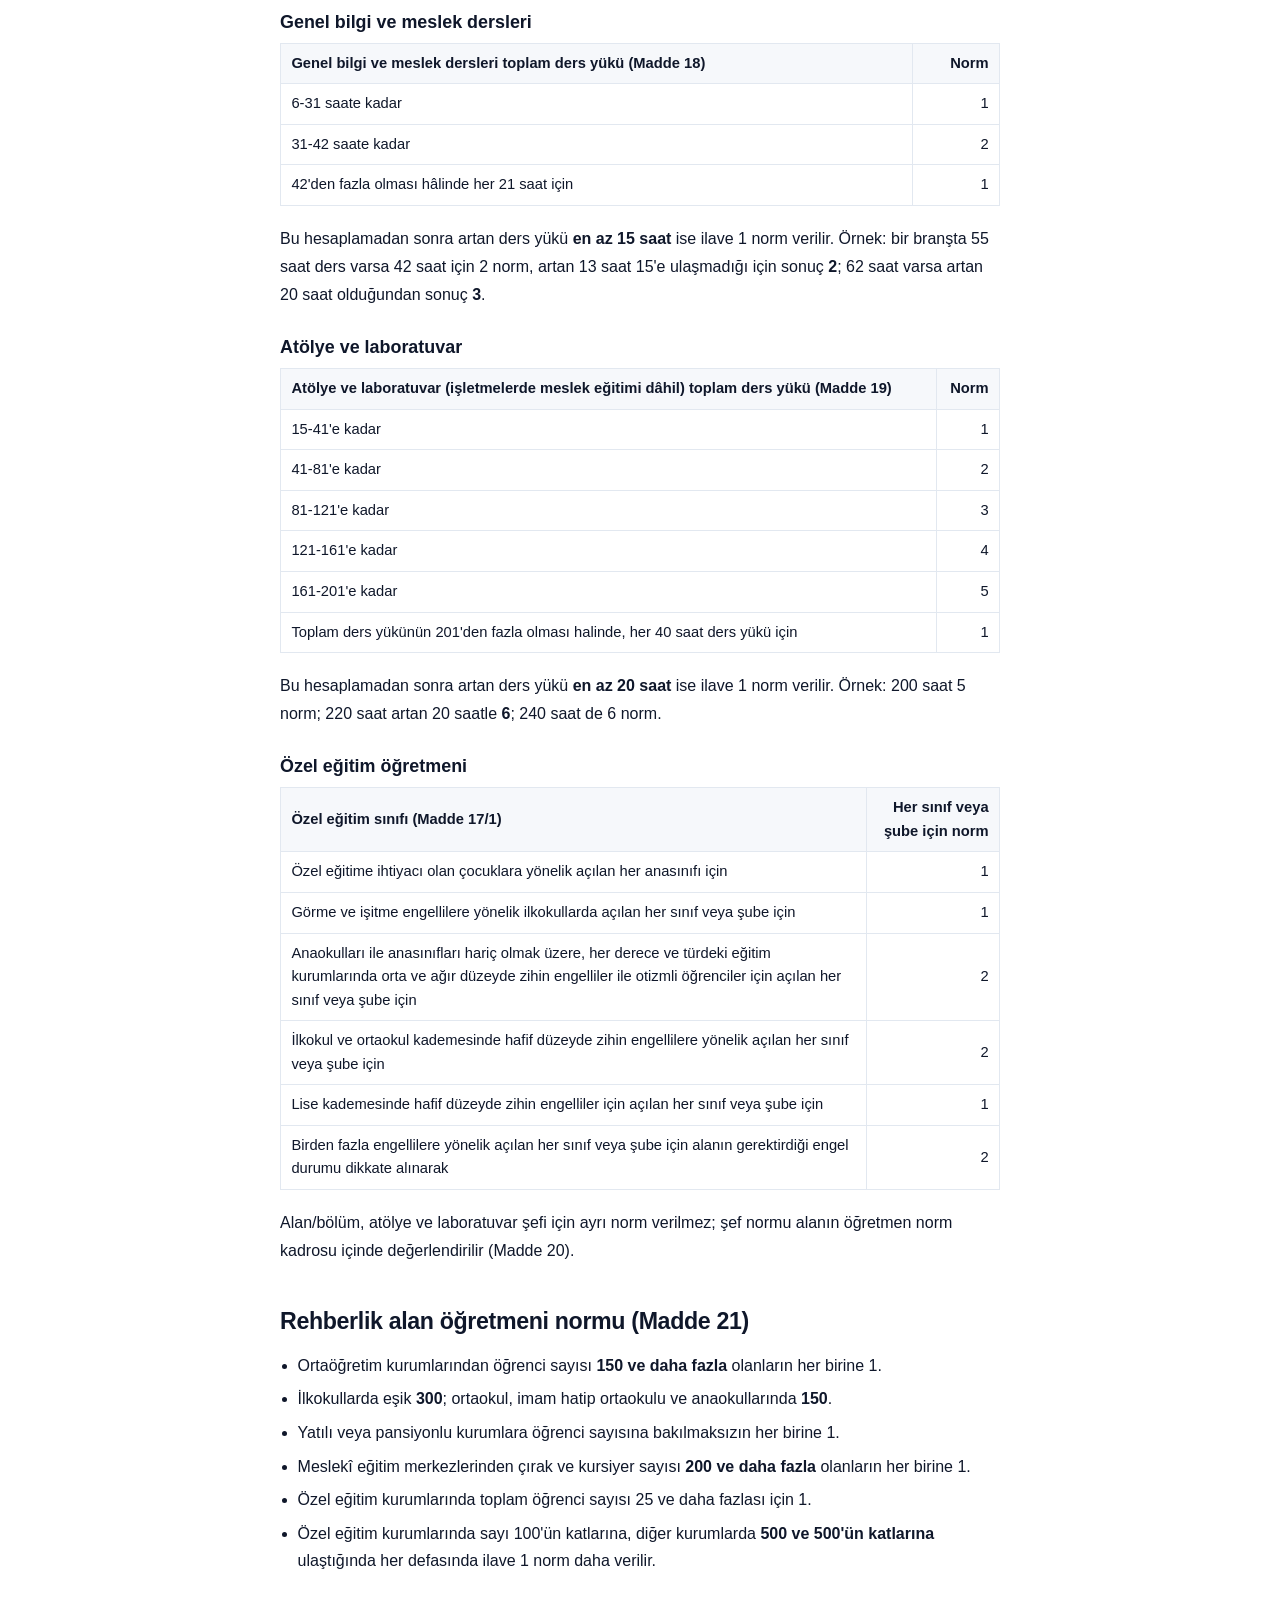
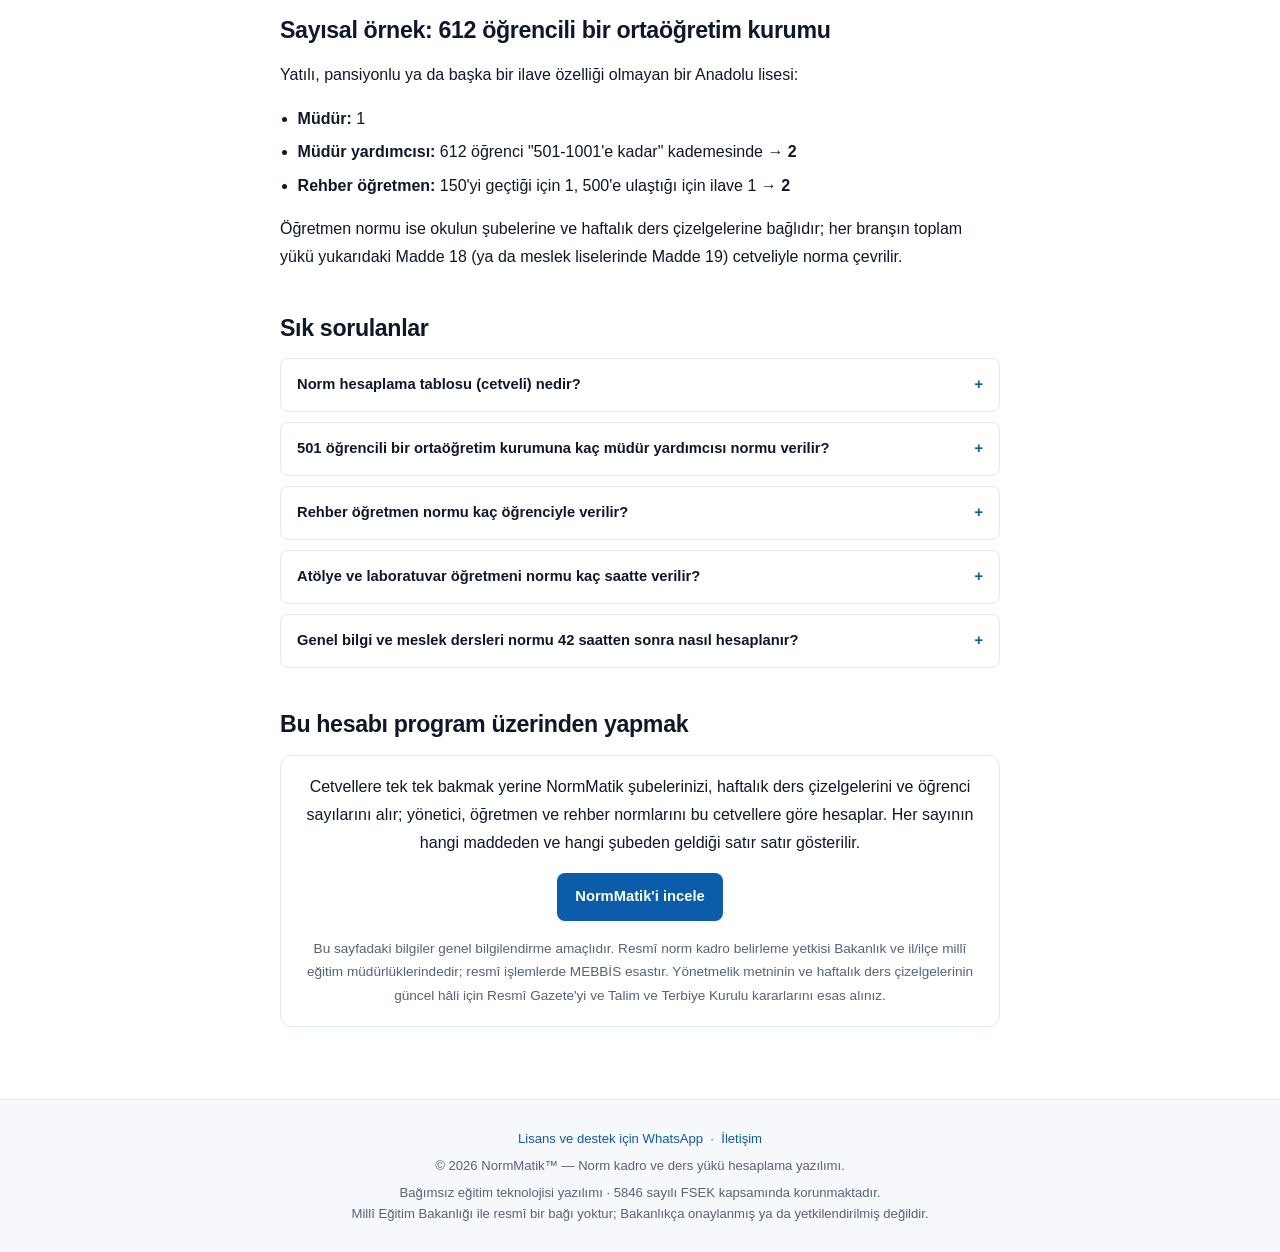
<file: norm-hesaplama-tablosu.html>
<!DOCTYPE html>
<html lang="tr" data-theme="light">
<head>
    <meta charset="UTF-8">
    <meta name="viewport" content="width=device-width, initial-scale=1.0">
    <title>Norm Hesaplama Tablosu: Norm Kadro Cetvelleri (Md. 5-21)</title>
    <meta name="description" content="Norm hesaplama tablosu: müdür yardımcısı, genel bilgi ve meslek dersleri, atölye ve rehber normu cetvelleri, sınır değerlerin okunuşu ve sayısal örnek.">
    <link rel="canonical" href="https://www.normmatik.com.tr/norm-hesaplama-tablosu.html">

    <meta property="og:type" content="article">
    <meta property="og:site_name" content="NormMatik">
    <meta property="og:locale" content="tr_TR">
    <meta property="og:url" content="https://www.normmatik.com.tr/norm-hesaplama-tablosu.html">
    <meta property="og:title" content="Norm Hesaplama Tablosu: Norm Kadro Cetvelleri (Md. 5-21)">
    <meta property="og:description" content="Müdür yardımcısı, öğretmen ve rehber normu cetvelleri tek sayfada; sınır değerlerin okunuşu ve sayısal örnek.">
    <meta name="twitter:card" content="summary">
    <meta name="twitter:title" content="Norm Hesaplama Tablosu: Norm Kadro Cetvelleri (Md. 5-21)">
    <meta name="twitter:description" content="Müdür yardımcısı, öğretmen ve rehber normu cetvelleri tek sayfada; sınır değerlerin okunuşu ve sayısal örnek.">

    <!-- YAPISAL VERI
         SSS semasindaki metin, asagidaki <details> bloklariyla BIREBIR aynidir.
         Gorunmeyen icerigi semaya koymak Google tarafindan ihlal sayilir. -->
    <script type="application/ld+json">
{
    "@context": "https://schema.org",
    "@type": "BreadcrumbList",
    "itemListElement": [
        {
            "@type": "ListItem",
            "position": 1,
            "name": "NormMatik",
            "item": "https://www.normmatik.com.tr/"
        },
        {
            "@type": "ListItem",
            "position": 2,
            "name": "Norm hesaplama tablosu",
            "item": "https://www.normmatik.com.tr/norm-hesaplama-tablosu.html"
        }
    ]
}
    </script>
    <script type="application/ld+json">
{
    "@context": "https://schema.org",
    "@type": "FAQPage",
    "mainEntity": [
        {
            "@type": "Question",
            "name": "Norm hesaplama tablosu (cetveli) nedir?",
            "acceptedAnswer": {
                "@type": "Answer",
                "text": "Norm Kadro Yönetmeliği'nin her norm türü için verdiği cetveldir: öğrenci sayısı, haftalık ders yükü ya da çırak sayısı gibi bir ölçüyü norm kadro sayısına çevirir (Madde 7-21)."
            }
        },
        {
            "@type": "Question",
            "name": "501 öğrencili bir ortaöğretim kurumuna kaç müdür yardımcısı normu verilir?",
            "acceptedAnswer": {
                "@type": "Answer",
                "text": "Ortaöğretim kurumlarında (Madde 10) öğrenci sayısı 501'e kadar olanlara 1, 501-1001'e kadar olanlara 2 müdür yardımcısı normu verilir. NormMatik'te 500 öğrenci 1, 501. öğrenci 2 norm doğurur. Yatılı veya pansiyonlu olmak gibi özellikler ayrıca ilave norm getirir (Madde 14)."
            }
        },
        {
            "@type": "Question",
            "name": "Rehber öğretmen normu kaç öğrenciyle verilir?",
            "acceptedAnswer": {
                "@type": "Answer",
                "text": "Ortaöğretim kurumlarında öğrenci sayısı 150 ve daha fazla olanların her birine 1 rehberlik alan öğretmeni normu verilir (Madde 21/2-c). Öğrenci sayısı 500 ve 500'ün katlarına ulaştığında her defasında ilave olarak 1 norm daha verilir (Madde 21/3). Ortaokul, imam hatip ortaokulu ve anaokulunda eşik 150, ilkokulda 300, meslekî eğitim merkezinde çırak ve kursiyer sayısı 200'dür."
            }
        },
        {
            "@type": "Question",
            "name": "Atölye ve laboratuvar öğretmeni normu kaç saatte verilir?",
            "acceptedAnswer": {
                "@type": "Answer",
                "text": "Atölye ve laboratuvar dersleri ile işletmelerde meslek eğitimi dersi dâhil toplam ders yükü 15-41 saate kadar olanlara 1, 41-81'e kadar 2, 81-121'e kadar 3, 121-161'e kadar 4, 161-201'e kadar 5 norm verilir; 201'den sonra her 40 saat için 1, artan yük en az 20 saat ise ilave 1 norm eklenir (Madde 19)."
            }
        },
        {
            "@type": "Question",
            "name": "Genel bilgi ve meslek dersleri normu 42 saatten sonra nasıl hesaplanır?",
            "acceptedAnswer": {
                "@type": "Answer",
                "text": "42 saate kadar 2 norm verilir; 42'den fazlasında her 21 saat için 1 norm eklenir ve artan ders yükü en az 15 saat ise ilave 1 norm daha verilir (Madde 18/1). Örneğin bir branşta 55 saat 2 norm, 62 saat 3 norm doğurur."
            }
        }
    ]
}
    </script>

    <!-- MARKA IKONU -- ureteci: tools/uret_favicon.py -->
    <link rel="icon" href="favicon.ico" sizes="any">
    <link rel="icon" type="image/png" sizes="96x96" href="icons/normmatik-96.png">
    <link rel="apple-touch-icon" sizes="180x180" href="icons/apple-touch-icon.png">
    <link rel="stylesheet" href="css/landing.css?v=20261117_2013">
    <style>
        /* Icerik sayfalari icin ortak yazi stili (ders-yuku ve norm-kadro
           sayfalariyla ayni). landing.css'e dokunulmadi. */
        .yazi { max-width: 720px; margin: 0 auto; font-size: 1rem; }
        .yazi p { color: var(--metin); font-size: 1rem; line-height: 1.75; margin-bottom: 1rem; }
        .yazi h2 { font-size: 1.45rem; font-weight: 800; letter-spacing: -.015em; margin: 2.4rem 0 .7rem; }
        .yazi h3 { font-size: 1.12rem; font-weight: 700; margin: 1.5rem 0 .4rem; }
        .yazi ul, .yazi ol { margin: 0 0 1rem 1.1rem; }
        .yazi li { color: var(--metin); font-size: 1rem; line-height: 1.7; margin-bottom: .4rem; }
        .yazi strong { font-weight: 700; }

        .kunye { color: var(--metin-soluk); font-size: .85rem; margin-bottom: 1.6rem; }
        .kunye a { color: var(--mavi); }

        .alinti {
            border-left: 3px solid var(--mavi);
            background: var(--mavi-soluk);
            padding: .85rem 1rem;
            margin: 0 0 1.2rem;
            border-radius: 0 8px 8px 0;
        }
        .alinti p { margin: 0; font-size: .93rem; }
        .alinti cite { display: block; margin-top: .45rem; font-size: .8rem; color: var(--metin-soluk); font-style: normal; }

        .tablo-sar { overflow-x: auto; margin-bottom: 1.2rem; }
        .yazi table { border-collapse: collapse; width: 100%; font-size: .92rem; }
        .yazi th, .yazi td { border: 1px solid var(--cizgi); padding: .5rem .65rem; text-align: left; }
        .yazi th { background: var(--zemin); font-weight: 700; }
        .yazi td.sayi, .yazi th.sayi { text-align: right; font-variant-numeric: tabular-nums; }
        .yazi tfoot td { font-weight: 700; background: var(--zemin); }

        /* Yanlis hesap ile dogru hesabi yan yana koyan kutu. */
        .karsilastir { display: grid; grid-template-columns: 1fr; gap: .8rem; margin-bottom: 1.2rem; }
        @media (min-width: 640px) { .karsilastir { grid-template-columns: repeat(3, 1fr); } }
        .kart-h { border: 1px solid var(--cizgi); border-radius: 10px; padding: .8rem .9rem; background: var(--kart); }
        .kart-h b { display: block; font-size: .8rem; text-transform: uppercase; letter-spacing: .03em; color: var(--metin-soluk); margin-bottom: .35rem; }
        .kart-h .buyuk { font-size: 1.6rem; font-weight: 800; line-height: 1.1; font-variant-numeric: tabular-nums; }
        .kart-h span { display: block; font-size: .84rem; color: var(--metin-soluk); margin-top: .3rem; }
        .kart-dogru { border-color: var(--yesil); }
        .kart-dogru .buyuk { color: var(--yesil); }

        .kapanis { border: 1px solid var(--cizgi); border-radius: 12px; padding: 1.1rem 1.2rem; background: var(--kart); }
        .kapanis p:last-child { margin-bottom: 0; }
    </style>
</head>
<body>

<!-- ÜST ÇUBUK -->
<header class="ust">
    <div class="ust-ic">
        <a href="index.html" class="marka">
            <span class="marka-im">N</span>
            <span>NormMatik</span>
        </a>

        <ul class="ust-menu">
            <li><a href="index.html#nedir">Ne işe yarar</a></li>
            <li><a href="ders-yuku-hesaplama.html">Ders yükü hesaplama</a></li>
            <li><a href="norm-kadro-hesaplama.html">Norm kadro hesaplama</a></li>
            <li><a href="index.html#sorular">Sorular</a></li>
        </ul>

        <a class="dugme dugme-birincil" href="index.html">Ana sayfa</a>
    </div>
</header>

<section class="bolum">
    <div class="kap">
        <article class="yazi">

            <p class="kunye"><a href="index.html">NormMatik</a> › <a href="norm-kadro-hesaplama.html">Norm kadro hesaplama</a> › Norm hesaplama tablosu</p>

            <h1>Norm hesaplama tablosu: yönetmeliğin cetvelleri tek sayfada</h1>

            <p>
                Norm hesabında "tablo", "çizelge" ya da "cetvel" denen şey aynıdır: Norm Kadro Yönetmeliği'nin,
                <strong>öğrenci sayısını, haftalık ders yükünü ya da çırak sayısını norm kadro sayısına çeviren</strong>
                kademeleri. Bu sayfa o cetvelleri bir arada ve yönetmeliğin kendi ifadesiyle verir. Her cetvelin
                nasıl işlediğini, hangi durumda hangisinin kullanıldığını ayrıntılı anlatan sayfalar için
                <a href="norm-kadro-hesaplama.html">norm kadro hesaplama</a>,
                <a href="ders-yuku-hesaplama.html">ders yükü hesaplama</a>,
                <a href="meslek-lisesi-norm-kadro.html">meslek lisesi norm kadro</a>,
                <a href="mesem-norm-hesaplama.html">MESEM norm hesaplama</a> ve
                <a href="cok-programli-lise-norm-hesaplama.html">çok programlı Anadolu lisesi</a> sayfalarına bakabilirsiniz.
            </p>
            <p>
                Cetvellerin kaynağı: Millî Eğitim Bakanlığına Bağlı Eğitim Kurumları Yönetici ve Öğretmenlerinin
                Norm Kadrolarına İlişkin Yönetmelik (BKK 16/6/2014-2014/6459, sonraki değişiklikleriyle).
            </p>

            <h2>Sınır değerler nasıl okunur?</h2>
            <p>
                Yönetmelik kademeleri "501'e kadar 1, 501-1001'e kadar 2" biçiminde yazar. Sınırın kendisinin
                hangi kademeye girdiği, hesapta en çok karıştırılan yerdir. NormMatik'te uygulanan okuma:
                <strong>"X'e kadar" ifadesinde X'in kendisi bir sonraki kademeye geçer.</strong> Yani 500
                öğrenci 1, 501. öğrenci 2 müdür yardımcısı normu doğurur.
            </p>
            <div class="tablo-sar">
<table>
<thead><tr><th>Cetvel</th><th>Girdi</th><th class="sayi">Norm</th></tr></thead>
<tbody>
<tr><td>Müdür yardımcısı (ortaöğretim)</td><td>500 öğrenci</td><td class="sayi">1</td></tr>
<tr><td>Müdür yardımcısı (ortaöğretim)</td><td>501 öğrenci</td><td class="sayi">2</td></tr>
<tr><td>Müdür yardımcısı (ortaöğretim)</td><td>1001 öğrenci</td><td class="sayi">3</td></tr>
<tr><td>Rehber öğretmen (ortaöğretim)</td><td>149 öğrenci</td><td class="sayi">0</td></tr>
<tr><td>Rehber öğretmen (ortaöğretim)</td><td>150 öğrenci</td><td class="sayi">1</td></tr>
<tr><td>Rehber öğretmen (ortaöğretim)</td><td>500 öğrenci</td><td class="sayi">2</td></tr>
<tr><td>Genel bilgi ve meslek dersleri</td><td>30 saat</td><td class="sayi">1</td></tr>
<tr><td>Genel bilgi ve meslek dersleri</td><td>31 saat</td><td class="sayi">2</td></tr>
<tr><td>Genel bilgi ve meslek dersleri</td><td>62 saat</td><td class="sayi">3</td></tr>
<tr><td>Atölye ve laboratuvar</td><td>40 saat</td><td class="sayi">1</td></tr>
<tr><td>Atölye ve laboratuvar</td><td>41 saat</td><td class="sayi">2</td></tr>
<tr><td>Atölye ve laboratuvar</td><td>220 saat</td><td class="sayi">6</td></tr>
</tbody>
</table>
</div>
            <p>
                Resmî işlemlerde sınır durumları için MEBBİS'teki sonuç esastır; aşağıdaki cetveller yönetmeliğin
                metnidir, yukarıdaki okuma ise hesabın nasıl yapıldığını gösterir.
            </p>

            <h2>Müdür ve müdür yardımcısı normu</h2>
            <p>
                <strong>Müdür:</strong> birleştirilmiş sınıf uygulaması yapılan okullar hariç, her eğitim kurumuna
                1 müdür norm kadrosu verilir; aynı binadaki farklı türde kurumlardan yalnız öğrenci sayısı en
                fazla olana verilir (Madde 5).
            </p>
            <h3>Ortaokul, imam hatip ortaokulu ve ortaöğretim kurumları</h3>
            <div class="tablo-sar">
<table>
<thead><tr><th>Öğrenci sayısı (Madde 9 ve 10)</th><th class="sayi">Müdür yardımcısı</th></tr></thead>
<tbody>
<tr><td>501'e kadar</td><td class="sayi">1</td></tr>
<tr><td>501-1001'e kadar</td><td class="sayi">2</td></tr>
<tr><td>1001-1501'e kadar</td><td class="sayi">3</td></tr>
<tr><td>1501-2001'e kadar</td><td class="sayi">4</td></tr>
<tr><td>2001 ve daha fazlası için</td><td class="sayi">5</td></tr>
</tbody>
</table>
</div>
            <h3>İlkokul</h3>
            <div class="tablo-sar">
<table>
<thead><tr><th>Öğrenci sayısı (Madde 8)</th><th class="sayi">Müdür yardımcısı</th></tr></thead>
<tbody>
<tr><td>100-601'e kadar</td><td class="sayi">1</td></tr>
<tr><td>601-1201'e kadar</td><td class="sayi">2</td></tr>
<tr><td>1201-1801'e kadar</td><td class="sayi">3</td></tr>
<tr><td>1801-2401'e kadar</td><td class="sayi">4</td></tr>
<tr><td>2401 ve daha fazlası için</td><td class="sayi">5</td></tr>
</tbody>
</table>
</div>
            <h3>Anaokulu</h3>
            <div class="tablo-sar">
<table>
<thead><tr><th>Öğrenci sayısı (Madde 7)</th><th class="sayi">Müdür yardımcısı</th></tr></thead>
<tbody>
<tr><td>100-501'e kadar</td><td class="sayi">1</td></tr>
<tr><td>501 ve daha fazlası için</td><td class="sayi">2</td></tr>
</tbody>
</table>
</div>
            <h3>Özel eğitim kurumu</h3>
            <div class="tablo-sar">
<table>
<thead><tr><th>Öğrenci sayısı (Madde 11)</th><th class="sayi">Müdür yardımcısı</th></tr></thead>
<tbody>
<tr><td>51'e kadar</td><td class="sayi">1</td></tr>
<tr><td>51-126'ya kadar</td><td class="sayi">2</td></tr>
<tr><td>126'dan sonra gelen her 150 öğrenci için</td><td class="sayi">1</td></tr>
</tbody>
</table>
</div>
            <h3>Meslekî eğitim merkezi (MESEM)</h3>
            <div class="tablo-sar">
<table>
<thead><tr><th>Çırak-kursiyer sayısı (Madde 12)</th><th class="sayi">Müdür yardımcısı</th></tr></thead>
<tbody>
<tr><td>401'e kadar</td><td class="sayi">1</td></tr>
<tr><td>401-801'e kadar</td><td class="sayi">2</td></tr>
<tr><td>801-1201'e kadar</td><td class="sayi">3</td></tr>
<tr><td>1201 ve daha fazlası için</td><td class="sayi">4</td></tr>
</tbody>
</table>
</div>
            <p>
                <strong>İlave müdür yardımcısı (Madde 14):</strong> yatılı veya pansiyonlu olmak, döner sermaye
                işletmesi bulunmak, tam gün tam yıl eğitim yapmak, 3308 sayılı Kanun kapsamında işletmelerde
                meslekî eğitime en az 100 öğrenci göndermek, aynı Kanunun 25. maddesi kapsamında sigortası
                yapılan en az 500 öğrencisi olmak gibi özelliklerin <strong>her biri için ayrı ayrı 1</strong>
                ilave norm verilir. Toplam, öğrenci sayısı 1500'e kadar olanlarda 6'yı, 1500 ve üzerinde 7'yi
                geçemez. Ayrıca yatılı veya pansiyonlu kurumlara ve müdür yardımcısı sayısı altı olan
                kurumlara <strong>her iki şarttan biri için</strong> 1 müdür başyardımcısı normu verilir
                (Madde 6).
            </p>

            <h2>Öğretmen normu cetvelleri</h2>
            <h3>Okul öncesi ve sınıf öğretmeni</h3>
            <ul>
                <li><strong>Okul öncesi (Madde 15):</strong> öğrenci sayısı 10'dan az, 20'den fazla olmamak üzere
                    anaokulu, ana sınıfı ve uygulama sınıflarında oluşturulan her grup için 1 norm.</li>
                <li><strong>Sınıf öğretmeni (Madde 16):</strong> ilkokullarda öğrenci sayısı 10'dan az olmamak
                    şartıyla açılan her şube için 1 norm.</li>
            </ul>
            <h3>Genel bilgi ve meslek dersleri</h3>
            <div class="tablo-sar">
<table>
<thead><tr><th>Genel bilgi ve meslek dersleri toplam ders yükü (Madde 18)</th><th class="sayi">Norm</th></tr></thead>
<tbody>
<tr><td>6-31 saate kadar</td><td class="sayi">1</td></tr>
<tr><td>31-42 saate kadar</td><td class="sayi">2</td></tr>
<tr><td>42'den fazla olması hâlinde her 21 saat için</td><td class="sayi">1</td></tr>
</tbody>
</table>
</div>
            <p>
                Bu hesaplamadan sonra artan ders yükü <strong>en az 15 saat</strong> ise ilave 1 norm verilir.
                Örnek: bir branşta 55 saat ders varsa 42 saat için 2 norm, artan 13 saat 15'e ulaşmadığı için
                sonuç <strong>2</strong>; 62 saat varsa artan 20 saat olduğundan sonuç <strong>3</strong>.
            </p>
            <h3>Atölye ve laboratuvar</h3>
            <div class="tablo-sar">
<table>
<thead><tr><th>Atölye ve laboratuvar (işletmelerde meslek eğitimi dâhil) toplam ders yükü (Madde 19)</th><th class="sayi">Norm</th></tr></thead>
<tbody>
<tr><td>15-41'e kadar</td><td class="sayi">1</td></tr>
<tr><td>41-81'e kadar</td><td class="sayi">2</td></tr>
<tr><td>81-121'e kadar</td><td class="sayi">3</td></tr>
<tr><td>121-161'e kadar</td><td class="sayi">4</td></tr>
<tr><td>161-201'e kadar</td><td class="sayi">5</td></tr>
<tr><td>Toplam ders yükünün 201'den fazla olması halinde, her 40 saat ders yükü için</td><td class="sayi">1</td></tr>
</tbody>
</table>
</div>
            <p>
                Bu hesaplamadan sonra artan ders yükü <strong>en az 20 saat</strong> ise ilave 1 norm verilir.
                Örnek: 200 saat 5 norm; 220 saat artan 20 saatle <strong>6</strong>; 240 saat de 6 norm.
            </p>
            <h3>Özel eğitim öğretmeni</h3>
            <div class="tablo-sar">
<table>
<thead><tr><th>Özel eğitim sınıfı (Madde 17/1)</th><th class="sayi">Her sınıf veya şube için norm</th></tr></thead>
<tbody>
<tr><td>Özel eğitime ihtiyacı olan çocuklara yönelik açılan her anasınıfı için</td><td class="sayi">1</td></tr>
<tr><td>Görme ve işitme engellilere yönelik ilkokullarda açılan her sınıf veya şube için</td><td class="sayi">1</td></tr>
<tr><td>Anaokulları ile anasınıfları hariç olmak üzere, her derece ve türdeki eğitim kurumlarında orta ve ağır düzeyde zihin engelliler ile otizmli öğrenciler için açılan her sınıf veya şube için</td><td class="sayi">2</td></tr>
<tr><td>İlkokul ve ortaokul kademesinde hafif düzeyde zihin engellilere yönelik açılan her sınıf veya şube için</td><td class="sayi">2</td></tr>
<tr><td>Lise kademesinde hafif düzeyde zihin engelliler için açılan her sınıf veya şube için</td><td class="sayi">1</td></tr>
<tr><td>Birden fazla engellilere yönelik açılan her sınıf veya şube için alanın gerektirdiği engel durumu dikkate alınarak</td><td class="sayi">2</td></tr>
</tbody>
</table>
</div>
            <p>
                Alan/bölüm, atölye ve laboratuvar şefi için ayrı norm verilmez; şef normu alanın öğretmen norm
                kadrosu içinde değerlendirilir (Madde 20).
            </p>

            <h2>Rehberlik alan öğretmeni normu (Madde 21)</h2>
            <ul>
                <li>Ortaöğretim kurumlarından öğrenci sayısı <strong>150 ve daha fazla</strong> olanların her birine 1.</li>
                <li>İlkokullarda eşik <strong>300</strong>; ortaokul, imam hatip ortaokulu ve anaokullarında
                    <strong>150</strong>.</li>
                <li>Yatılı veya pansiyonlu kurumlara öğrenci sayısına bakılmaksızın her birine 1.</li>
                <li>Meslekî eğitim merkezlerinden çırak ve kursiyer sayısı <strong>200 ve daha fazla</strong>
                    olanların her birine 1.</li>
                <li>Özel eğitim kurumlarında toplam öğrenci sayısı 25 ve daha fazlası için 1.</li>
                <li>Özel eğitim kurumlarında sayı 100'ün katlarına, diğer kurumlarda <strong>500 ve 500'ün
                    katlarına</strong> ulaştığında her defasında ilave 1 norm daha verilir.</li>
            </ul>

            <h2>Sayısal örnek: 612 öğrencili bir ortaöğretim kurumu</h2>
            <p>Yatılı, pansiyonlu ya da başka bir ilave özelliği olmayan bir Anadolu lisesi:</p>
            <ul>
                <li><strong>Müdür:</strong> 1</li>
                <li><strong>Müdür yardımcısı:</strong> 612 öğrenci "501-1001'e kadar" kademesinde → <strong>2</strong></li>
                <li><strong>Rehber öğretmen:</strong> 150'yi geçtiği için 1, 500'e ulaştığı için ilave 1 →
                    <strong>2</strong></li>
            </ul>
            <p>
                Öğretmen normu ise okulun şubelerine ve haftalık ders çizelgelerine bağlıdır; her branşın
                toplam yükü yukarıdaki Madde 18 (ya da meslek liselerinde Madde 19) cetveliyle norma çevrilir.
            </p>

            <h2>Sık sorulanlar</h2>
            <div class="sss">
                <details>
                    <summary>Norm hesaplama tablosu (cetveli) nedir?</summary>
                    <div class="cevap">
                        Norm Kadro Yönetmeliği'nin her norm türü için verdiği cetveldir: öğrenci sayısı, haftalık ders yükü ya da çırak sayısı gibi bir ölçüyü norm kadro sayısına çevirir (Madde 7-21).
                    </div>
                </details>

                <details>
                    <summary>501 öğrencili bir ortaöğretim kurumuna kaç müdür yardımcısı normu verilir?</summary>
                    <div class="cevap">
                        Ortaöğretim kurumlarında (Madde 10) öğrenci sayısı 501'e kadar olanlara 1, 501-1001'e kadar olanlara 2 müdür yardımcısı normu verilir. NormMatik'te 500 öğrenci 1, 501. öğrenci 2 norm doğurur. Yatılı veya pansiyonlu olmak gibi özellikler ayrıca ilave norm getirir (Madde 14).
                    </div>
                </details>

                <details>
                    <summary>Rehber öğretmen normu kaç öğrenciyle verilir?</summary>
                    <div class="cevap">
                        Ortaöğretim kurumlarında öğrenci sayısı 150 ve daha fazla olanların her birine 1 rehberlik alan öğretmeni normu verilir (Madde 21/2-c). Öğrenci sayısı 500 ve 500'ün katlarına ulaştığında her defasında ilave olarak 1 norm daha verilir (Madde 21/3). Ortaokul, imam hatip ortaokulu ve anaokulunda eşik 150, ilkokulda 300, meslekî eğitim merkezinde çırak ve kursiyer sayısı 200'dür.
                    </div>
                </details>

                <details>
                    <summary>Atölye ve laboratuvar öğretmeni normu kaç saatte verilir?</summary>
                    <div class="cevap">
                        Atölye ve laboratuvar dersleri ile işletmelerde meslek eğitimi dersi dâhil toplam ders yükü 15-41 saate kadar olanlara 1, 41-81'e kadar 2, 81-121'e kadar 3, 121-161'e kadar 4, 161-201'e kadar 5 norm verilir; 201'den sonra her 40 saat için 1, artan yük en az 20 saat ise ilave 1 norm eklenir (Madde 19).
                    </div>
                </details>

                <details>
                    <summary>Genel bilgi ve meslek dersleri normu 42 saatten sonra nasıl hesaplanır?</summary>
                    <div class="cevap">
                        42 saate kadar 2 norm verilir; 42'den fazlasında her 21 saat için 1 norm eklenir ve artan ders yükü en az 15 saat ise ilave 1 norm daha verilir (Madde 18/1). Örneğin bir branşta 55 saat 2 norm, 62 saat 3 norm doğurur.
                    </div>
                </details>
            </div>

            <h2>Bu hesabı program üzerinden yapmak</h2>
            <div class="kapanis">
                <p>
                    Cetvellere tek tek bakmak yerine NormMatik şubelerinizi, haftalık ders çizelgelerini ve
                    öğrenci sayılarını alır; yönetici, öğretmen ve rehber normlarını bu cetvellere göre
                    hesaplar. Her sayının hangi maddeden ve hangi şubeden geldiği satır satır gösterilir.
                </p>
                <p>
                    <a class="dugme dugme-birincil" href="index.html">NormMatik'i incele</a>
                </p>
                <p style="font-size:.85rem;color:var(--metin-soluk);margin-top:.9rem;">
                    Bu sayfadaki bilgiler genel bilgilendirme amaçlıdır. Resmî norm kadro belirleme
                    yetkisi Bakanlık ve il/ilçe millî eğitim müdürlüklerindedir; resmî işlemlerde
                    MEBBİS esastır. Yönetmelik metninin ve haftalık ders çizelgelerinin güncel hâli
                    için Resmî Gazete'yi ve Talim ve Terbiye Kurulu kararlarını esas alınız.
                </p>
            </div>

        </article>
    </div>
</section>

<footer class="landing-footer">
    <p><a href="https://wa.me/905062777049?text=Merhaba%2C%20NormMatik%20lisans%C4%B1%20hakk%C4%B1nda%20bilgi%20almak%20istiyorum.%0AOkul%3A%20%0AKurum%20kodu%3A%20%0A%C4%B0l%2F%C4%B0l%C3%A7e%3A%20" target="_blank" rel="noopener">Lisans ve destek için WhatsApp</a> &nbsp;·&nbsp; <a href="index.html#iletisim">İletişim</a></p>
    <p>© 2026 NormMatik™ — Norm kadro ve ders yükü hesaplama yazılımı.</p>
    <p>
        Bağımsız eğitim teknolojisi yazılımı · 5846 sayılı FSEK kapsamında korunmaktadır.<br>
        Millî Eğitim Bakanlığı ile resmî bir bağı yoktur; Bakanlıkça onaylanmış ya da yetkilendirilmiş değildir.
    </p>
</footer>

</body>
</html>
</file>
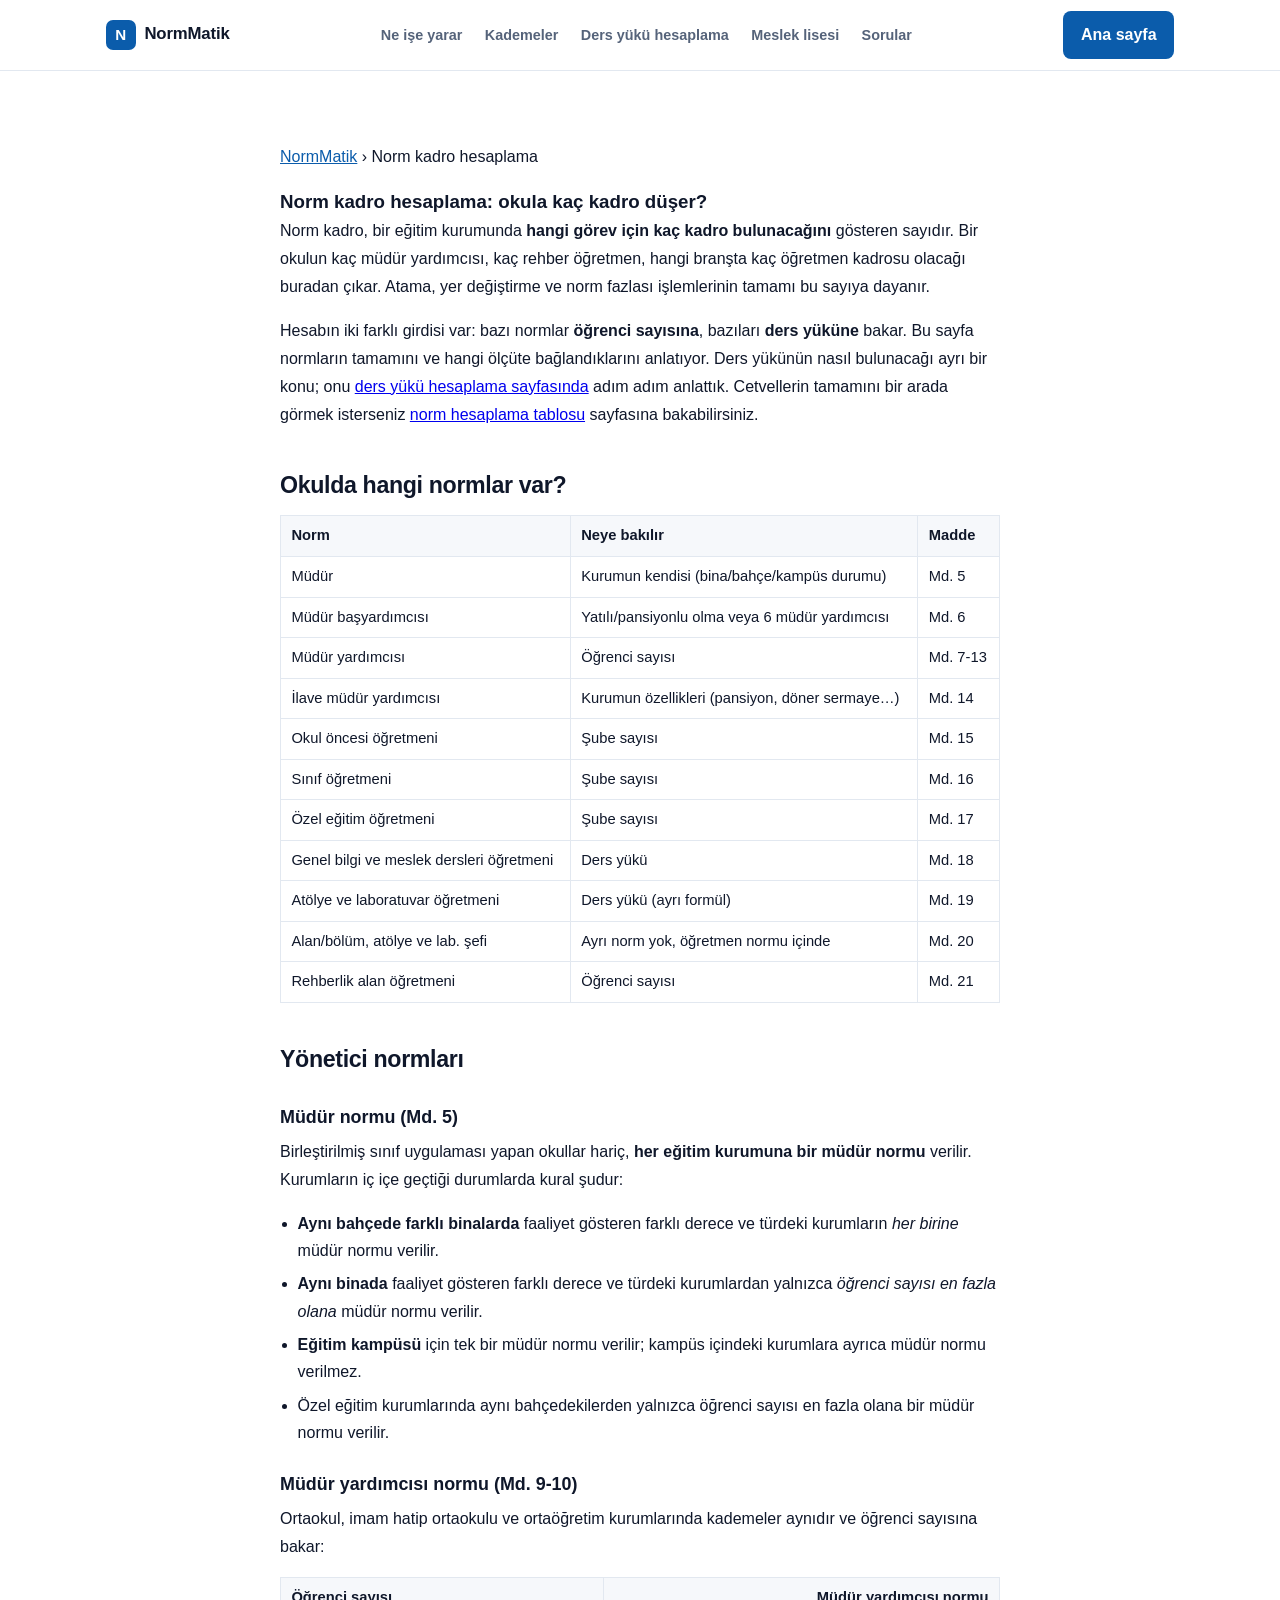
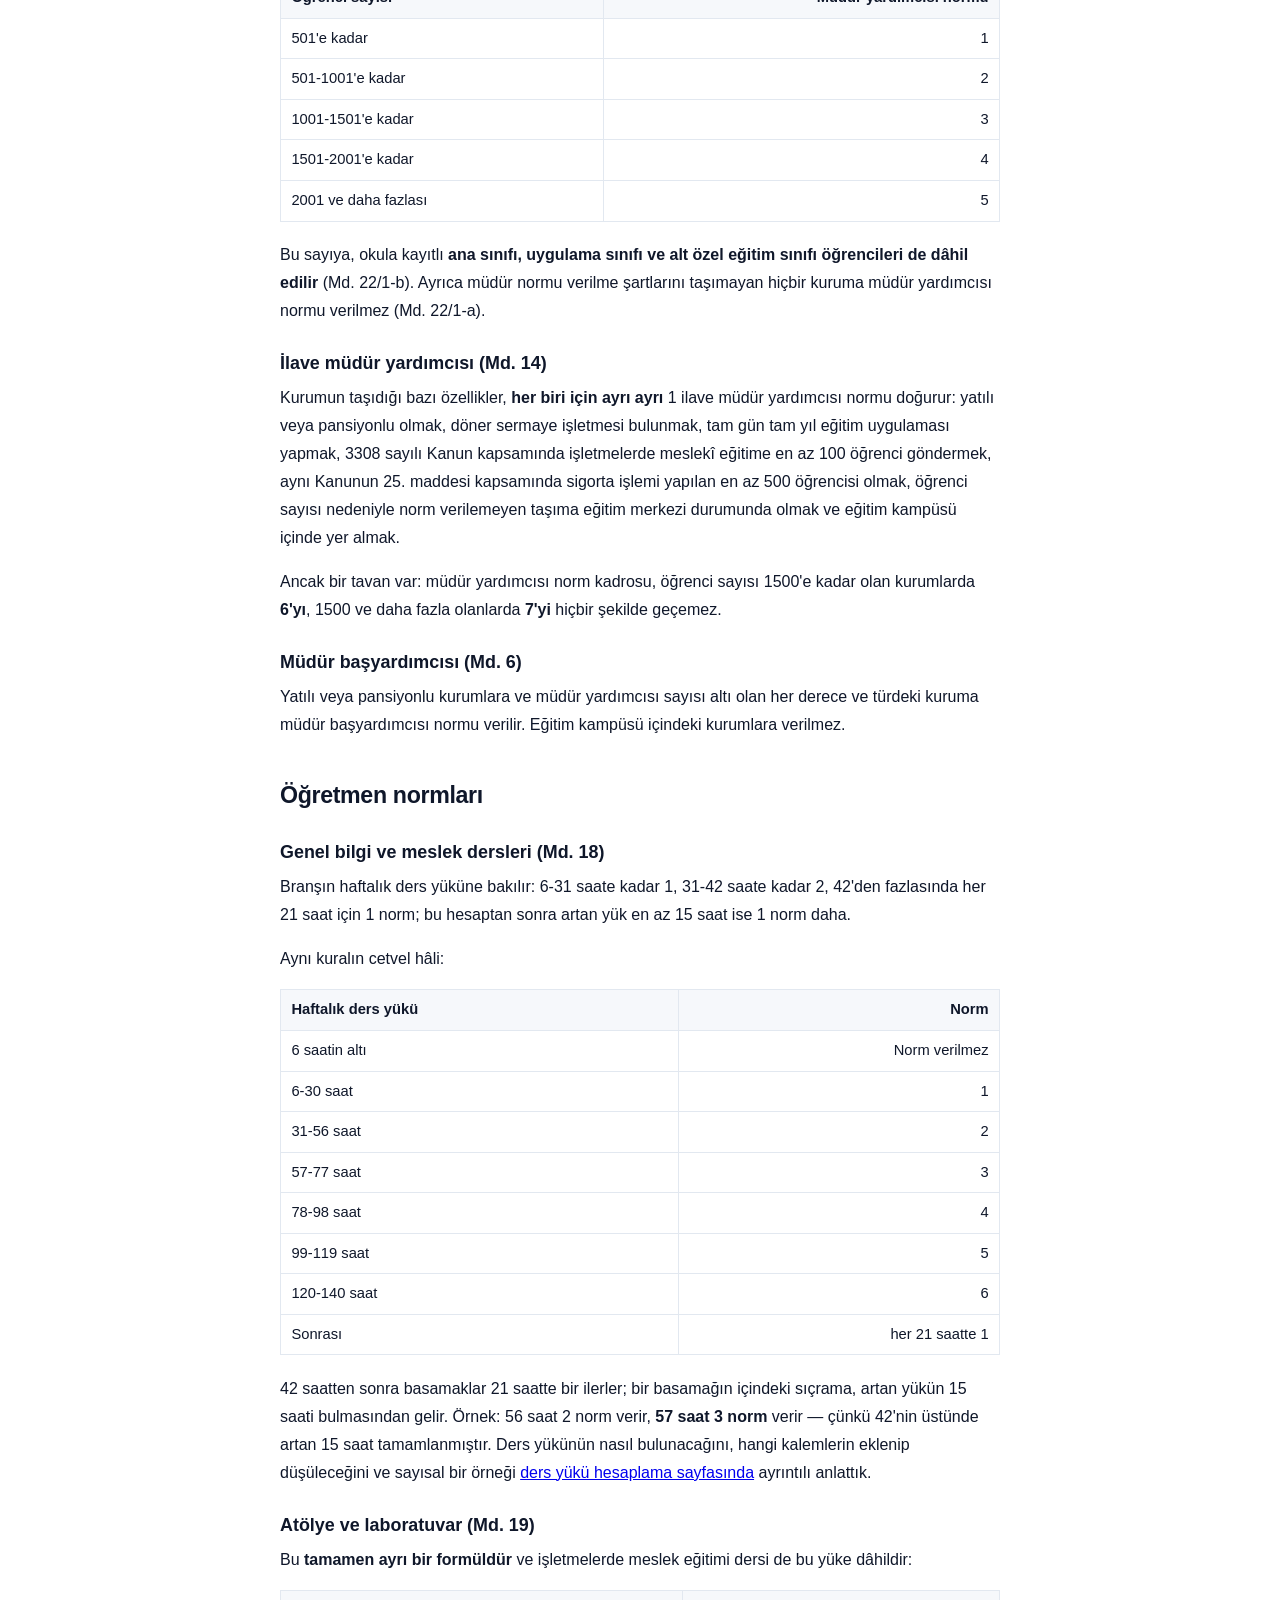
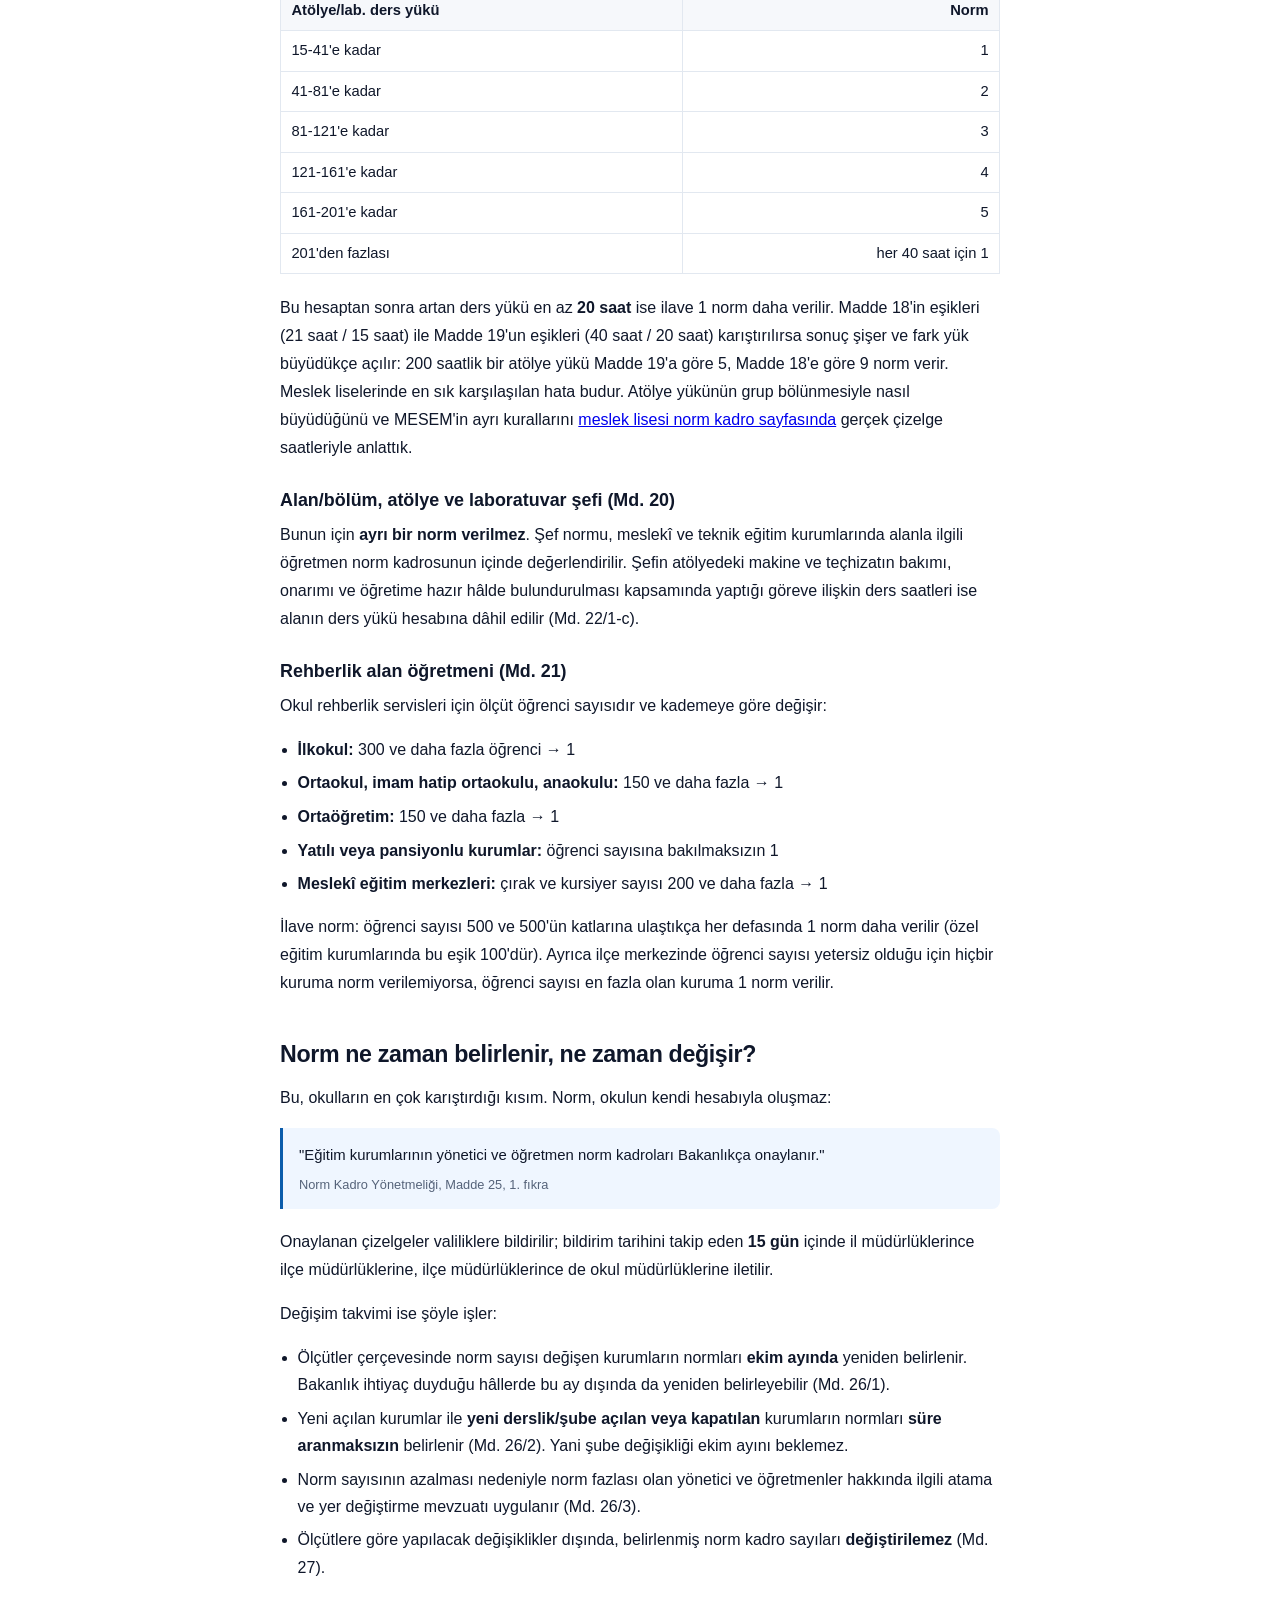
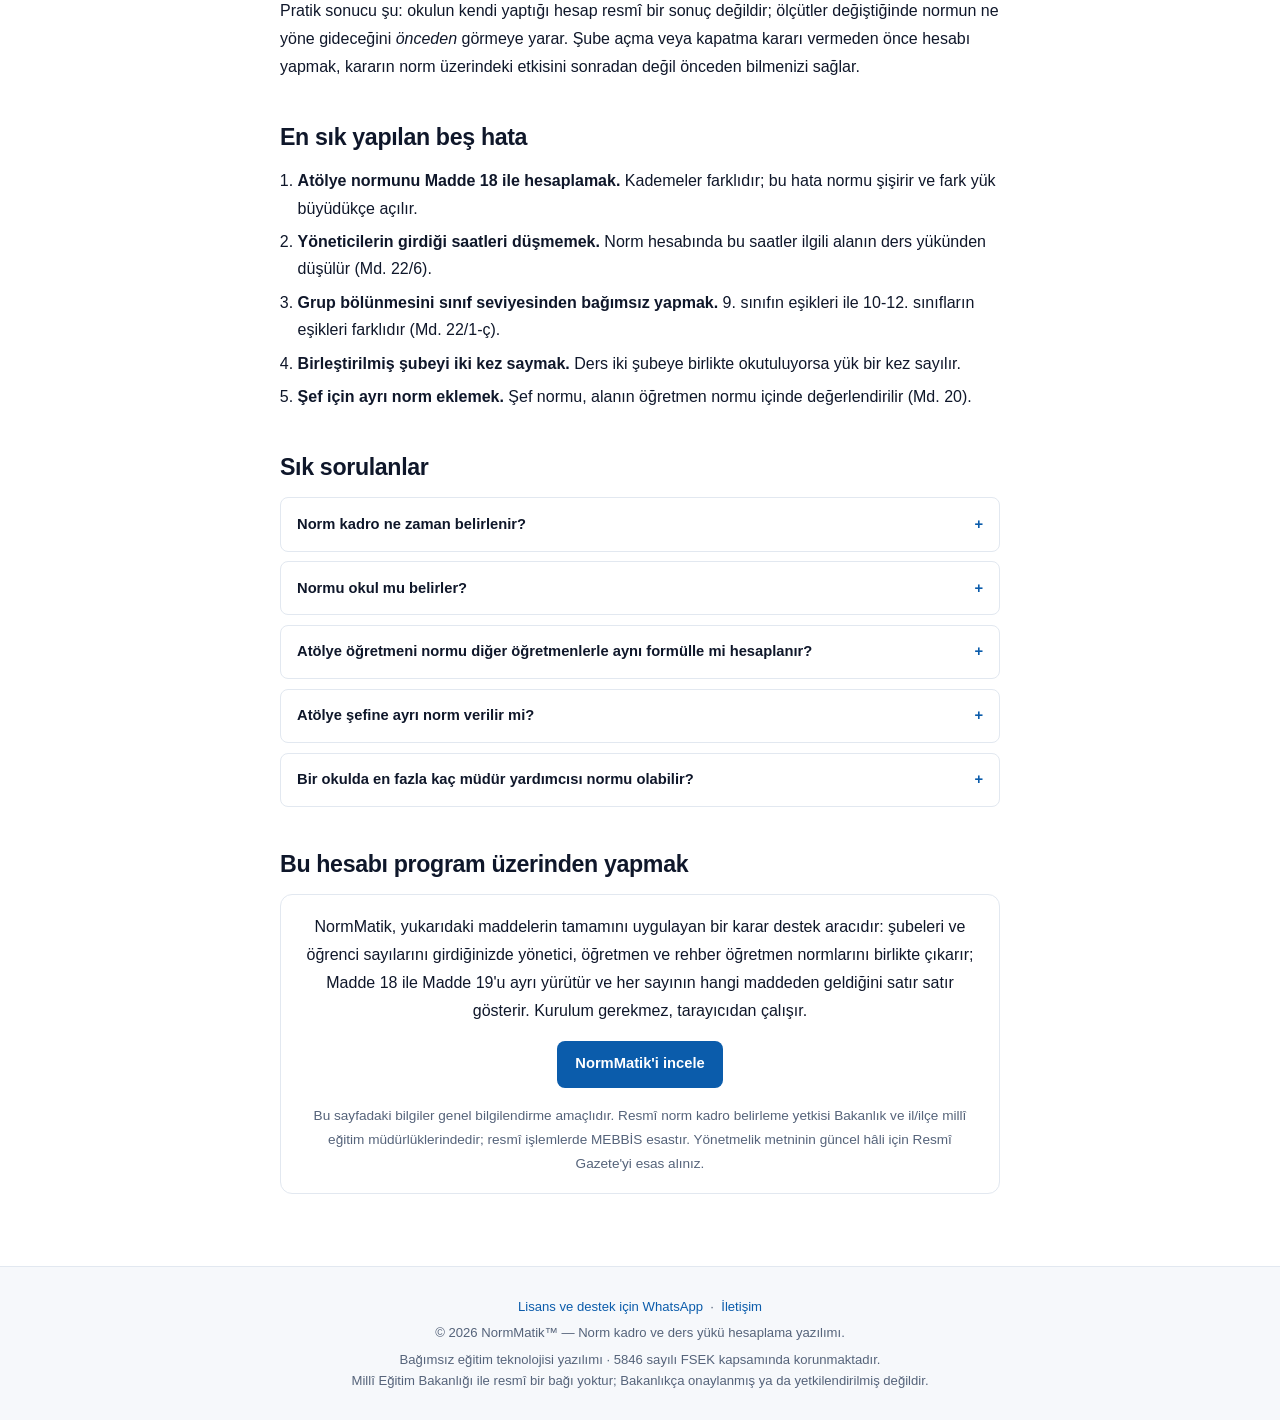
<file: norm-kadro-hesaplama.html>
<!DOCTYPE html>
<html lang="tr" data-theme="light">
<head>
    <meta charset="UTF-8">
    <meta name="viewport" content="width=device-width, initial-scale=1.0">
    <title>Norm Kadro Hesaplama: Okula Kaç Kadro Düşer?</title>
    <meta name="description" content="Norm kadro nasıl hesaplanır? Müdür, müdür yardımcısı, öğretmen ve rehber öğretmen normlarının ölçütleri; normun ne zaman belirlendiği ve ne zaman değiştiği; en sık yapılan beş hata.">
    <link rel="canonical" href="https://www.normmatik.com.tr/norm-kadro-hesaplama.html">

    <meta property="og:type" content="article">
    <meta property="og:site_name" content="NormMatik">
    <meta property="og:locale" content="tr_TR">
    <meta property="og:url" content="https://www.normmatik.com.tr/norm-kadro-hesaplama.html">
    <meta property="og:title" content="Norm Kadro Hesaplama: Okula Kaç Kadro Düşer?">
    <meta property="og:description" content="Müdür, müdür yardımcısı, öğretmen ve rehber öğretmen normlarının ölçütleri; normun ne zaman belirlendiği ve ne zaman değiştiği.">
    <meta name="twitter:card" content="summary">
    <meta name="twitter:title" content="Norm Kadro Hesaplama: Okula Kaç Kadro Düşer?">
    <meta name="twitter:description" content="Müdür, müdür yardımcısı, öğretmen ve rehber öğretmen normlarının ölçütleri; normun ne zaman belirlendiği ve ne zaman değiştiği.">

    <!-- YAPISAL VERI
         SSS semasindaki metin, asagidaki <details> bloklariyla BIREBIR aynidir.
         Gorunmeyen icerigi semaya koymak Google tarafindan ihlal sayilir. -->
    <script type="application/ld+json">
{
    "@context": "https://schema.org",
    "@type": "BreadcrumbList",
    "itemListElement": [
        { "@type": "ListItem", "position": 1, "name": "NormMatik", "item": "https://www.normmatik.com.tr/" },
        { "@type": "ListItem", "position": 2, "name": "Norm kadro hesaplama", "item": "https://www.normmatik.com.tr/norm-kadro-hesaplama.html" }
    ]
}
    </script>
    <script type="application/ld+json">
{
    "@context": "https://schema.org",
    "@type": "FAQPage",
    "mainEntity": [
        {
            "@type": "Question",
            "name": "Norm kadro ne zaman belirlenir?",
            "acceptedAnswer": {
                "@type": "Answer",
                "text": "Norm kadro sayıları değişen eğitim kurumlarının normları ekim ayında yeniden belirlenir. Bakanlık ihtiyaç duyduğu hâllerde bu ay dışında da yeniden belirleyebilir. Yeni açılan kurumlar ile yeni derslik veya şube açılan ya da kapatılan kurumların normları ise süre aranmaksızın belirlenir."
            }
        },
        {
            "@type": "Question",
            "name": "Normu okul mu belirler?",
            "acceptedAnswer": {
                "@type": "Answer",
                "text": "Hayır. Eğitim kurumlarının yönetici ve öğretmen norm kadroları Bakanlıkça onaylanır. Onaylanan çizelgeler valiliklere bildirilir; bildirim tarihini takip eden 15 gün içinde il müdürlüklerince ilçe müdürlüklerine, ilçe müdürlüklerince de okul müdürlüklerine iletilir. Okulun yaptığı hesap bir ön hazırlıktır."
            }
        },
        {
            "@type": "Question",
            "name": "Atölye öğretmeni normu diğer öğretmenlerle aynı formülle mi hesaplanır?",
            "acceptedAnswer": {
                "@type": "Answer",
                "text": "Hayır. Genel bilgi ve meslek dersleri öğretmeni normu Madde 18'e, atölye ve laboratuvar öğretmeni normu Madde 19'a tabidir ve kademeleri tamamen farklıdır. Atölye yükünü Madde 18 ile hesaplamak normu şişirir; fark yük büyüdükçe açılır."
            }
        },
        {
            "@type": "Question",
            "name": "Atölye şefine ayrı norm verilir mi?",
            "acceptedAnswer": {
                "@type": "Answer",
                "text": "Hayır. Alan/bölüm, atölye ve laboratuvar şefi norm kadrosu, meslekî ve teknik eğitim kurumlarında alanla ilgili öğretmen norm kadrosunun içinde değerlendirilir; ayrı bir kadro olarak eklenmez."
            }
        },
        {
            "@type": "Question",
            "name": "Bir okulda en fazla kaç müdür yardımcısı normu olabilir?",
            "acceptedAnswer": {
                "@type": "Answer",
                "text": "Bir eğitim kurumundaki müdür yardımcısı norm kadrosu, öğrenci sayısı 1500'e kadar olanlar için 6'yı, 1500 ve daha fazla olanlar için 7'yi hiçbir şekilde geçemez. Bu tavan, ilave müdür yardımcısı normları da dâhil edildikten sonra geçerlidir."
            }
        }
    ]
}
    </script>

    <!-- MARKA IKONU -- ureteci: tools/uret_favicon.py -->
    <link rel="icon" href="favicon.ico" sizes="any">
    <link rel="icon" type="image/png" sizes="96x96" href="icons/normmatik-96.png">
    <link rel="apple-touch-icon" sizes="180x180" href="icons/apple-touch-icon.png">
    <link rel="stylesheet" href="css/landing.css?v=20261117_2013">
    <style>
        /* Icerik sayfalari icin ortak yazi stili. ders-yuku-hesaplama.html
           ile ayni; iki sayfada da yerinde tutuldu ki landing.css'e
           dokunmayalim ve karsilama sayfasi etkilenmesin. */
        .yazi { max-width: 720px; margin: 0 auto; font-size: 1rem; }
        .yazi p { color: var(--metin); font-size: 1rem; line-height: 1.75; margin-bottom: 1rem; }
        .yazi h2 { font-size: 1.45rem; font-weight: 800; letter-spacing: -.015em; margin: 2.4rem 0 .7rem; }
        .yazi h3 { font-size: 1.12rem; font-weight: 700; margin: 1.5rem 0 .4rem; }
        .yazi ul, .yazi ol { margin: 0 0 1rem 1.1rem; }
        .yazi li { color: var(--metin); font-size: 1rem; line-height: 1.7; margin-bottom: .4rem; }
        .yazi strong { font-weight: 700; }

        .kunye { color: var(--metin-soluk); font-size: .85rem; margin-bottom: 1.6rem; }
        .kunye a { color: var(--mavi); }

        .alinti {
            border-left: 3px solid var(--mavi);
            background: var(--mavi-soluk);
            padding: .85rem 1rem;
            margin: 0 0 1.2rem;
            border-radius: 0 8px 8px 0;
        }
        .alinti p { margin: 0; font-size: .93rem; }
        .alinti cite { display: block; margin-top: .45rem; font-size: .8rem; color: var(--metin-soluk); font-style: normal; }

        .tablo-sar { overflow-x: auto; margin-bottom: 1.2rem; }
        .yazi table { border-collapse: collapse; width: 100%; font-size: .92rem; }
        .yazi th, .yazi td { border: 1px solid var(--cizgi); padding: .5rem .65rem; text-align: left; }
        .yazi th { background: var(--zemin); font-weight: 700; }
        .yazi td.sayi, .yazi th.sayi { text-align: right; font-variant-numeric: tabular-nums; }

        .kapanis { border: 1px solid var(--cizgi); border-radius: 12px; padding: 1.1rem 1.2rem; background: var(--kart); }
        .kapanis p:last-child { margin-bottom: 0; }
    </style>
</head>
<body>

<!-- ÜST ÇUBUK -->
<header class="ust">
    <div class="ust-ic">
        <a href="index.html" class="marka">
            <span class="marka-im">N</span>
            <span>NormMatik</span>
        </a>

        <ul class="ust-menu">
            <li><a href="index.html#nedir">Ne işe yarar</a></li>
            <li><a href="index.html#kademeler">Kademeler</a></li>
            <li><a href="ders-yuku-hesaplama.html">Ders yükü hesaplama</a></li>
            <li><a href="meslek-lisesi-norm-kadro.html">Meslek lisesi</a></li>
            <li><a href="index.html#sorular">Sorular</a></li>
        </ul>

        <a class="dugme dugme-birincil" href="index.html">Ana sayfa</a>
    </div>
</header>

<section class="bolum">
    <div class="kap">
        <article class="yazi">

            <p class="kunye"><a href="index.html">NormMatik</a> › Norm kadro hesaplama</p>

            <h1>Norm kadro hesaplama: okula kaç kadro düşer?</h1>

            <p>
                Norm kadro, bir eğitim kurumunda <strong>hangi görev için kaç kadro bulunacağını</strong>
                gösteren sayıdır. Bir okulun kaç müdür yardımcısı, kaç rehber öğretmen, hangi branşta
                kaç öğretmen kadrosu olacağı buradan çıkar. Atama, yer değiştirme ve norm fazlası
                işlemlerinin tamamı bu sayıya dayanır.
            </p>

            <p>
                Hesabın iki farklı girdisi var: bazı normlar <strong>öğrenci sayısına</strong>, bazıları
                <strong>ders yüküne</strong> bakar. Bu sayfa normların tamamını ve hangi ölçüte
                bağlandıklarını anlatıyor. Ders yükünün nasıl bulunacağı ayrı bir konu; onu
                <a href="ders-yuku-hesaplama.html">ders yükü hesaplama sayfasında</a> adım adım
                anlattık. Cetvellerin tamamını bir arada görmek isterseniz
                <a href="norm-hesaplama-tablosu.html">norm hesaplama tablosu</a> sayfasına bakabilirsiniz.
            </p>

            <h2>Okulda hangi normlar var?</h2>

            <div class="tablo-sar">
                <table>
                    <thead>
                        <tr><th>Norm</th><th>Neye bakılır</th><th>Madde</th></tr>
                    </thead>
                    <tbody>
                        <tr><td>Müdür</td><td>Kurumun kendisi (bina/bahçe/kampüs durumu)</td><td>Md. 5</td></tr>
                        <tr><td>Müdür başyardımcısı</td><td>Yatılı/pansiyonlu olma veya 6 müdür yardımcısı</td><td>Md. 6</td></tr>
                        <tr><td>Müdür yardımcısı</td><td>Öğrenci sayısı</td><td>Md. 7-13</td></tr>
                        <tr><td>İlave müdür yardımcısı</td><td>Kurumun özellikleri (pansiyon, döner sermaye…)</td><td>Md. 14</td></tr>
                        <tr><td>Okul öncesi öğretmeni</td><td>Şube sayısı</td><td>Md. 15</td></tr>
                        <tr><td>Sınıf öğretmeni</td><td>Şube sayısı</td><td>Md. 16</td></tr>
                        <tr><td>Özel eğitim öğretmeni</td><td>Şube sayısı</td><td>Md. 17</td></tr>
                        <tr><td>Genel bilgi ve meslek dersleri öğretmeni</td><td>Ders yükü</td><td>Md. 18</td></tr>
                        <tr><td>Atölye ve laboratuvar öğretmeni</td><td>Ders yükü (ayrı formül)</td><td>Md. 19</td></tr>
                        <tr><td>Alan/bölüm, atölye ve lab. şefi</td><td>Ayrı norm yok, öğretmen normu içinde</td><td>Md. 20</td></tr>
                        <tr><td>Rehberlik alan öğretmeni</td><td>Öğrenci sayısı</td><td>Md. 21</td></tr>
                    </tbody>
                </table>
            </div>

            <h2>Yönetici normları</h2>

            <h3>Müdür normu (Md. 5)</h3>
            <p>
                Birleştirilmiş sınıf uygulaması yapan okullar hariç, <strong>her eğitim kurumuna bir
                müdür normu</strong> verilir. Kurumların iç içe geçtiği durumlarda kural şudur:
            </p>
            <ul>
                <li><strong>Aynı bahçede farklı binalarda</strong> faaliyet gösteren farklı derece ve
                    türdeki kurumların <em>her birine</em> müdür normu verilir.</li>
                <li><strong>Aynı binada</strong> faaliyet gösteren farklı derece ve türdeki kurumlardan
                    yalnızca <em>öğrenci sayısı en fazla olana</em> müdür normu verilir.</li>
                <li><strong>Eğitim kampüsü</strong> için tek bir müdür normu verilir; kampüs içindeki
                    kurumlara ayrıca müdür normu verilmez.</li>
                <li>Özel eğitim kurumlarında aynı bahçedekilerden yalnızca öğrenci sayısı en fazla
                    olana bir müdür normu verilir.</li>
            </ul>

            <h3>Müdür yardımcısı normu (Md. 9-10)</h3>
            <p>
                Ortaokul, imam hatip ortaokulu ve ortaöğretim kurumlarında kademeler aynıdır ve
                öğrenci sayısına bakar:
            </p>
            <div class="tablo-sar">
                <table>
                    <thead>
                        <tr><th>Öğrenci sayısı</th><th class="sayi">Müdür yardımcısı normu</th></tr>
                    </thead>
                    <tbody>
                        <tr><td>501'e kadar</td><td class="sayi">1</td></tr>
                        <tr><td>501-1001'e kadar</td><td class="sayi">2</td></tr>
                        <tr><td>1001-1501'e kadar</td><td class="sayi">3</td></tr>
                        <tr><td>1501-2001'e kadar</td><td class="sayi">4</td></tr>
                        <tr><td>2001 ve daha fazlası</td><td class="sayi">5</td></tr>
                    </tbody>
                </table>
            </div>
            <p>
                Bu sayıya, okula kayıtlı <strong>ana sınıfı, uygulama sınıfı ve alt özel eğitim sınıfı
                öğrencileri de dâhil edilir</strong> (Md. 22/1-b). Ayrıca müdür normu verilme şartlarını
                taşımayan hiçbir kuruma müdür yardımcısı normu verilmez (Md. 22/1-a).
            </p>

            <h3>İlave müdür yardımcısı (Md. 14)</h3>
            <p>
                Kurumun taşıdığı bazı özellikler, <strong>her biri için ayrı ayrı</strong> 1 ilave müdür
                yardımcısı normu doğurur: yatılı veya pansiyonlu olmak, döner sermaye işletmesi
                bulunmak, tam gün tam yıl eğitim uygulaması yapmak, 3308 sayılı Kanun kapsamında
                işletmelerde meslekî eğitime en az 100 öğrenci göndermek, aynı Kanunun 25. maddesi
                kapsamında sigorta işlemi yapılan en az 500 öğrencisi olmak, öğrenci sayısı nedeniyle
                norm verilemeyen taşıma eğitim merkezi durumunda olmak ve eğitim kampüsü içinde yer
                almak.
            </p>
            <p>
                Ancak bir tavan var: müdür yardımcısı norm kadrosu, öğrenci sayısı 1500'e kadar olan
                kurumlarda <strong>6'yı</strong>, 1500 ve daha fazla olanlarda <strong>7'yi</strong>
                hiçbir şekilde geçemez.
            </p>

            <h3>Müdür başyardımcısı (Md. 6)</h3>
            <p>
                Yatılı veya pansiyonlu kurumlara ve müdür yardımcısı sayısı altı olan her derece ve
                türdeki kuruma müdür başyardımcısı normu verilir. Eğitim kampüsü içindeki kurumlara
                verilmez.
            </p>

            <h2>Öğretmen normları</h2>

            <h3>Genel bilgi ve meslek dersleri (Md. 18)</h3>
            <p>
                Branşın haftalık ders yüküne bakılır: 6-31 saate kadar 1, 31-42 saate kadar 2, 42'den
                fazlasında her 21 saat için 1 norm; bu hesaptan sonra artan yük en az 15 saat ise 1
                norm daha.
            </p>

            <!-- NEDEN TABLO: Search Console'da "norm tablosu" (10), "norm hesaplama
                 çizelgesi" (6), "norm hesaplama tablosu" (4), "norm hesaplama cetveli"
                 (2), "norm kadro tablosu" (1) = 23 gösterim / 0 tıklama. Arayan kişi
                 düz kural cümlesi değil, bakıp okuyacağı bir cetvel istiyor. Aşağıdaki
                 aralıklar yönetmelik metninden değil, uygulamanın kullandığı formülün
                 açılımından çıkarıldı; ikisi birbirini tutmalı. -->
            <p>Aynı kuralın cetvel hâli:</p>
            <div class="tablo-sar">
                <table>
                    <thead>
                        <tr><th>Haftalık ders yükü</th><th class="sayi">Norm</th></tr>
                    </thead>
                    <tbody>
                        <tr><td>6 saatin altı</td><td class="sayi">Norm verilmez</td></tr>
                        <tr><td>6-30 saat</td><td class="sayi">1</td></tr>
                        <tr><td>31-56 saat</td><td class="sayi">2</td></tr>
                        <tr><td>57-77 saat</td><td class="sayi">3</td></tr>
                        <tr><td>78-98 saat</td><td class="sayi">4</td></tr>
                        <tr><td>99-119 saat</td><td class="sayi">5</td></tr>
                        <tr><td>120-140 saat</td><td class="sayi">6</td></tr>
                        <tr><td>Sonrası</td><td class="sayi">her 21 saatte 1</td></tr>
                    </tbody>
                </table>
            </div>
            <p>
                42 saatten sonra basamaklar 21 saatte bir ilerler; bir basamağın içindeki
                sıçrama, artan yükün 15 saati bulmasından gelir. Örnek: 56 saat 2 norm verir,
                <strong>57 saat 3 norm</strong> verir — çünkü 42'nin üstünde artan 15 saat
                tamamlanmıştır. Ders yükünün nasıl bulunacağını, hangi kalemlerin eklenip
                düşüleceğini ve sayısal bir örneği
                <a href="ders-yuku-hesaplama.html">ders yükü hesaplama sayfasında</a> ayrıntılı
                anlattık.
            </p>

            <h3>Atölye ve laboratuvar (Md. 19)</h3>
            <p>
                Bu <strong>tamamen ayrı bir formüldür</strong> ve işletmelerde meslek eğitimi dersi de
                bu yüke dâhildir:
            </p>
            <div class="tablo-sar">
                <table>
                    <thead>
                        <tr><th>Atölye/lab. ders yükü</th><th class="sayi">Norm</th></tr>
                    </thead>
                    <tbody>
                        <tr><td>15-41'e kadar</td><td class="sayi">1</td></tr>
                        <tr><td>41-81'e kadar</td><td class="sayi">2</td></tr>
                        <tr><td>81-121'e kadar</td><td class="sayi">3</td></tr>
                        <tr><td>121-161'e kadar</td><td class="sayi">4</td></tr>
                        <tr><td>161-201'e kadar</td><td class="sayi">5</td></tr>
                        <tr><td>201'den fazlası</td><td class="sayi">her 40 saat için 1</td></tr>
                    </tbody>
                </table>
            </div>
            <p>
                Bu hesaptan sonra artan ders yükü en az <strong>20 saat</strong> ise ilave 1 norm daha
                verilir. Madde 18'in eşikleri (21 saat / 15 saat) ile Madde 19'un eşikleri (40 saat /
                20 saat) karıştırılırsa sonuç şişer ve fark yük büyüdükçe açılır: 200 saatlik
                bir atölye yükü Madde 19'a göre 5, Madde 18'e göre 9 norm verir. Meslek
                liselerinde en sık karşılaşılan hata budur. Atölye yükünün grup bölünmesiyle
                nasıl büyüdüğünü ve MESEM'in ayrı kurallarını
                <a href="meslek-lisesi-norm-kadro.html">meslek lisesi norm kadro sayfasında</a>
                gerçek çizelge saatleriyle anlattık.
            </p>

            <h3>Alan/bölüm, atölye ve laboratuvar şefi (Md. 20)</h3>
            <p>
                Bunun için <strong>ayrı bir norm verilmez</strong>. Şef normu, meslekî ve teknik eğitim
                kurumlarında alanla ilgili öğretmen norm kadrosunun içinde değerlendirilir. Şefin
                atölyedeki makine ve teçhizatın bakımı, onarımı ve öğretime hazır hâlde bulundurulması
                kapsamında yaptığı göreve ilişkin ders saatleri ise alanın ders yükü hesabına dâhil
                edilir (Md. 22/1-c).
            </p>

            <h3>Rehberlik alan öğretmeni (Md. 21)</h3>
            <p>
                Okul rehberlik servisleri için ölçüt öğrenci sayısıdır ve kademeye göre değişir:
            </p>
            <ul>
                <li><strong>İlkokul:</strong> 300 ve daha fazla öğrenci → 1</li>
                <li><strong>Ortaokul, imam hatip ortaokulu, anaokulu:</strong> 150 ve daha fazla → 1</li>
                <li><strong>Ortaöğretim:</strong> 150 ve daha fazla → 1</li>
                <li><strong>Yatılı veya pansiyonlu kurumlar:</strong> öğrenci sayısına bakılmaksızın 1</li>
                <li><strong>Meslekî eğitim merkezleri:</strong> çırak ve kursiyer sayısı 200 ve daha fazla → 1</li>
            </ul>
            <p>
                İlave norm: öğrenci sayısı 500 ve 500'ün katlarına ulaştıkça her defasında 1 norm daha
                verilir (özel eğitim kurumlarında bu eşik 100'dür). Ayrıca ilçe merkezinde öğrenci
                sayısı yetersiz olduğu için hiçbir kuruma norm verilemiyorsa, öğrenci sayısı en fazla
                olan kuruma 1 norm verilir.
            </p>

            <h2>Norm ne zaman belirlenir, ne zaman değişir?</h2>

            <p>
                Bu, okulların en çok karıştırdığı kısım. Norm, okulun kendi hesabıyla oluşmaz:
            </p>
            <div class="alinti">
                <p>"Eğitim kurumlarının yönetici ve öğretmen norm kadroları Bakanlıkça onaylanır."</p>
                <cite>Norm Kadro Yönetmeliği, Madde 25, 1. fıkra</cite>
            </div>
            <p>
                Onaylanan çizelgeler valiliklere bildirilir; bildirim tarihini takip eden
                <strong>15 gün</strong> içinde il müdürlüklerince ilçe müdürlüklerine, ilçe
                müdürlüklerince de okul müdürlüklerine iletilir.
            </p>

            <p>Değişim takvimi ise şöyle işler:</p>
            <ul>
                <li>
                    Ölçütler çerçevesinde norm sayısı değişen kurumların normları
                    <strong>ekim ayında</strong> yeniden belirlenir. Bakanlık ihtiyaç duyduğu hâllerde
                    bu ay dışında da yeniden belirleyebilir (Md. 26/1).
                </li>
                <li>
                    Yeni açılan kurumlar ile <strong>yeni derslik/şube açılan veya kapatılan</strong>
                    kurumların normları <strong>süre aranmaksızın</strong> belirlenir (Md. 26/2). Yani
                    şube değişikliği ekim ayını beklemez.
                </li>
                <li>
                    Norm sayısının azalması nedeniyle norm fazlası olan yönetici ve öğretmenler
                    hakkında ilgili atama ve yer değiştirme mevzuatı uygulanır (Md. 26/3).
                </li>
                <li>
                    Ölçütlere göre yapılacak değişiklikler dışında, belirlenmiş norm kadro sayıları
                    <strong>değiştirilemez</strong> (Md. 27).
                </li>
            </ul>

            <p>
                Pratik sonucu şu: okulun kendi yaptığı hesap resmî bir sonuç değildir; ölçütler
                değiştiğinde normun ne yöne gideceğini <em>önceden</em> görmeye yarar. Şube açma veya
                kapatma kararı vermeden önce hesabı yapmak, kararın norm üzerindeki etkisini
                sonradan değil önceden bilmenizi sağlar.
            </p>

            <h2>En sık yapılan beş hata</h2>
            <ol>
                <li>
                    <strong>Atölye normunu Madde 18 ile hesaplamak.</strong> Kademeler farklıdır;
                    bu hata normu şişirir ve fark yük büyüdükçe açılır.
                </li>
                <li>
                    <strong>Yöneticilerin girdiği saatleri düşmemek.</strong> Norm hesabında bu
                    saatler ilgili alanın ders yükünden düşülür (Md. 22/6).
                </li>
                <li>
                    <strong>Grup bölünmesini sınıf seviyesinden bağımsız yapmak.</strong> 9. sınıfın
                    eşikleri ile 10-12. sınıfların eşikleri farklıdır (Md. 22/1-ç).
                </li>
                <li>
                    <strong>Birleştirilmiş şubeyi iki kez saymak.</strong> Ders iki şubeye birlikte
                    okutuluyorsa yük bir kez sayılır.
                </li>
                <li>
                    <strong>Şef için ayrı norm eklemek.</strong> Şef normu, alanın öğretmen normu
                    içinde değerlendirilir (Md. 20).
                </li>
            </ol>

            <h2>Sık sorulanlar</h2>
            <div class="sss">
                <details>
                    <summary>Norm kadro ne zaman belirlenir?</summary>
                    <div class="cevap">
                        Norm kadro sayıları değişen eğitim kurumlarının normları ekim ayında yeniden
                        belirlenir. Bakanlık ihtiyaç duyduğu hâllerde bu ay dışında da yeniden
                        belirleyebilir. Yeni açılan kurumlar ile yeni derslik veya şube açılan ya da
                        kapatılan kurumların normları ise süre aranmaksızın belirlenir.
                    </div>
                </details>

                <details>
                    <summary>Normu okul mu belirler?</summary>
                    <div class="cevap">
                        Hayır. Eğitim kurumlarının yönetici ve öğretmen norm kadroları Bakanlıkça
                        onaylanır. Onaylanan çizelgeler valiliklere bildirilir; bildirim tarihini
                        takip eden 15 gün içinde il müdürlüklerince ilçe müdürlüklerine, ilçe
                        müdürlüklerince de okul müdürlüklerine iletilir. Okulun yaptığı hesap bir ön
                        hazırlıktır.
                    </div>
                </details>

                <details>
                    <summary>Atölye öğretmeni normu diğer öğretmenlerle aynı formülle mi hesaplanır?</summary>
                    <div class="cevap">
                        Hayır. Genel bilgi ve meslek dersleri öğretmeni normu Madde 18'e, atölye ve
                        laboratuvar öğretmeni normu Madde 19'a tabidir ve kademeleri tamamen
                        farklıdır. Atölye yükünü Madde 18 ile hesaplamak normu şişirir; fark yük
                        büyüdükçe açılır.
                    </div>
                </details>

                <details>
                    <summary>Atölye şefine ayrı norm verilir mi?</summary>
                    <div class="cevap">
                        Hayır. Alan/bölüm, atölye ve laboratuvar şefi norm kadrosu, meslekî ve teknik
                        eğitim kurumlarında alanla ilgili öğretmen norm kadrosunun içinde
                        değerlendirilir; ayrı bir kadro olarak eklenmez.
                    </div>
                </details>

                <details>
                    <summary>Bir okulda en fazla kaç müdür yardımcısı normu olabilir?</summary>
                    <div class="cevap">
                        Bir eğitim kurumundaki müdür yardımcısı norm kadrosu, öğrenci sayısı 1500'e
                        kadar olanlar için 6'yı, 1500 ve daha fazla olanlar için 7'yi hiçbir şekilde
                        geçemez. Bu tavan, ilave müdür yardımcısı normları da dâhil edildikten sonra
                        geçerlidir.
                    </div>
                </details>
            </div>

            <h2>Bu hesabı program üzerinden yapmak</h2>
            <div class="kapanis">
                <p>
                    NormMatik, yukarıdaki maddelerin tamamını uygulayan bir karar destek aracıdır:
                    şubeleri ve öğrenci sayılarını girdiğinizde yönetici, öğretmen ve rehber öğretmen
                    normlarını birlikte çıkarır; Madde 18 ile Madde 19'u ayrı yürütür ve her sayının
                    hangi maddeden geldiğini satır satır gösterir. Kurulum gerekmez, tarayıcıdan
                    çalışır.
                </p>
                <p>
                    <a class="dugme dugme-birincil" href="index.html">NormMatik'i incele</a>
                </p>
                <p style="font-size:.85rem;color:var(--metin-soluk);margin-top:.9rem;">
                    Bu sayfadaki bilgiler genel bilgilendirme amaçlıdır. Resmî norm kadro belirleme
                    yetkisi Bakanlık ve il/ilçe millî eğitim müdürlüklerindedir; resmî işlemlerde
                    MEBBİS esastır. Yönetmelik metninin güncel hâli için Resmî Gazete'yi esas alınız.
                </p>
            </div>

        </article>
    </div>
</section>

<footer class="landing-footer">
    <p><a href="https://wa.me/905062777049?text=Merhaba%2C%20NormMatik%20lisans%C4%B1%20hakk%C4%B1nda%20bilgi%20almak%20istiyorum.%0AOkul%3A%20%0AKurum%20kodu%3A%20%0A%C4%B0l%2F%C4%B0l%C3%A7e%3A%20" target="_blank" rel="noopener">Lisans ve destek için WhatsApp</a> &nbsp;·&nbsp; <a href="index.html#iletisim">İletişim</a></p>
    <p>© 2026 NormMatik™ — Norm kadro ve ders yükü hesaplama yazılımı.</p>
    <p>
        Bağımsız eğitim teknolojisi yazılımı · 5846 sayılı FSEK kapsamında korunmaktadır.<br>
        Millî Eğitim Bakanlığı ile resmî bir bağı yoktur; Bakanlıkça onaylanmış ya da yetkilendirilmiş değildir.
    </p>
</footer>

</body>
</html>
</file>
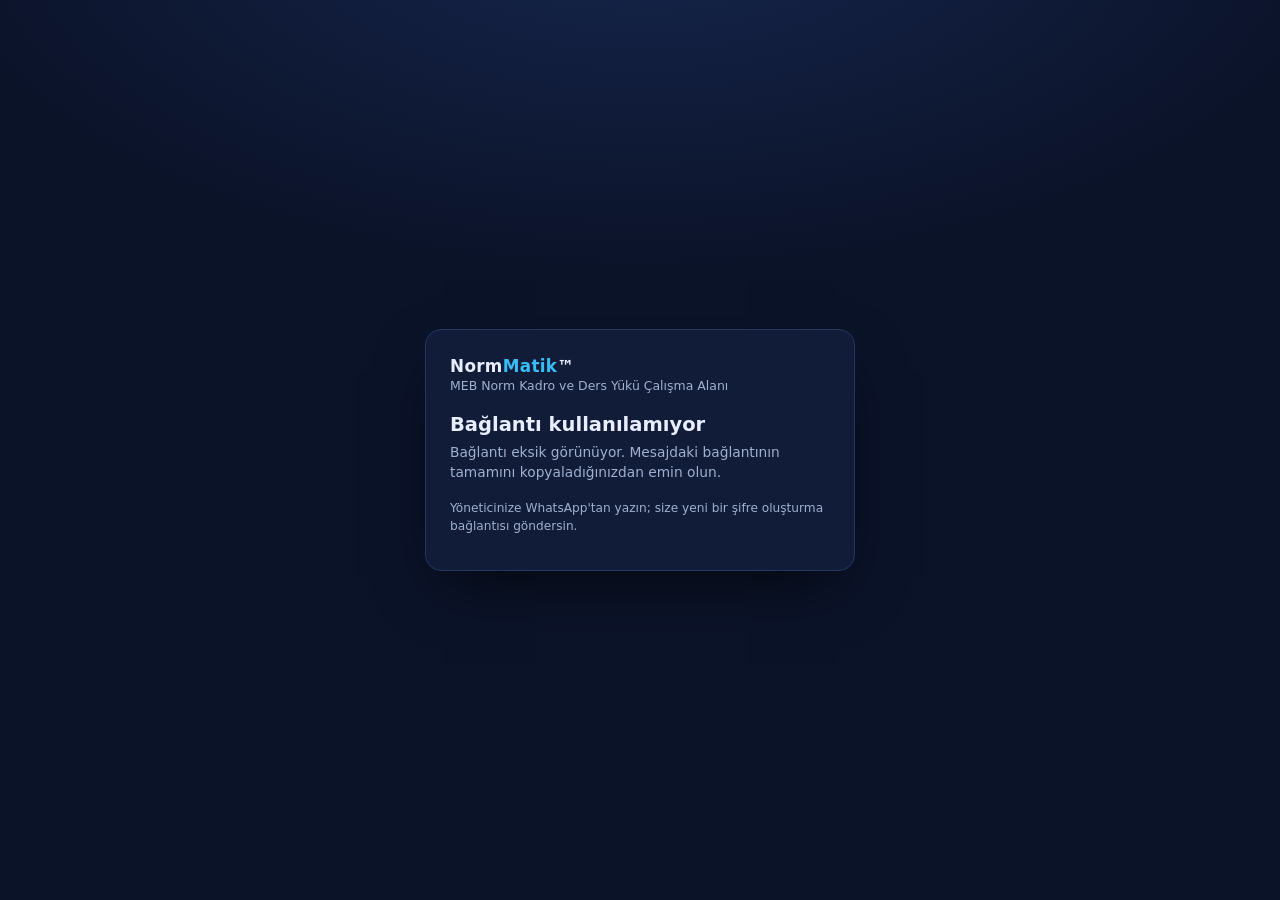
<file: sifre.html>
<!DOCTYPE html>
<html lang="tr">
<head>
<meta charset="utf-8">
<!-- Güvenlik politikası (Denetim G-03, 15.09.2026): sayfa yalnızca kendi dosyalarını ve
     Firebase uçlarını kullanabilir; veri başka bir adrese gönderilemez. Yeni bir dış
     adres eklenirse buraya da yazılmalı, yoksa tarayıcı sessizce engeller. -->
<meta http-equiv="Content-Security-Policy" content="default-src 'self'; script-src 'self' 'unsafe-inline'; style-src 'self' 'unsafe-inline'; img-src 'self' data: blob:; font-src 'self' data:; connect-src 'self' https://identitytoolkit.googleapis.com https://securetoken.googleapis.com https://normmatik-85118-default-rtdb.europe-west1.firebasedatabase.app https://raw.githubusercontent.com; object-src 'none'; base-uri 'self'; form-action 'self'; frame-src 'none'">
<meta name="viewport" content="width=device-width, initial-scale=1">
<meta name="robots" content="noindex, nofollow">
<title>Şifrenizi Belirleyin — NormMatik</title>
<link rel="icon" href="favicon.ico" sizes="any">
<link rel="apple-touch-icon" href="icons/apple-touch-icon.png">
<!--
  NormMatik — ŞİFRE BELİRLEME SAYFASI  (12.09.2026)

  NEDEN VAR
  ---------
  Okulun şifresini artık biz üretmiyoruz; okul kendi şifresini tek
  kullanımlık bir bağlantıyla kuruyor. Firebase'in hazır sayfası bu işi
  yapıyordu ama ekranda "131313@okul.normmatik.com.tr için" yazıyordu;
  okullar bunu gerçek bir e-posta hesabı sanıyordu. Bu sayfa aynı işi
  yapar, yalnızca KURUM KODUNU gösterir ve NormMatik görünümündedir.

  GÜVENLİK
  --------
  Sayfadaki API anahtarı GİZLİ DEĞİLDİR (Firebase web anahtarı; projeyi
  tanımlar, yetki vermez). Şifreyi kabul eden taraf Google'dır: tek
  kullanımlık kod (oobCode) orada doğrulanır. Bu sayfa şifreyi hiçbir yere
  kaydetmez, hiçbir yere göndermez; yalnızca Google'ın ucuna iletir.
-->
<style>
    :root {
        --zemin: #0b1329;
        --kart: #111c38;
        --cizgi: #24365f;
        --metin: #e8eeff;
        --sonuk: #9fb0d0;
        --vurgu: #38bdf8;
        --iyi: #34d399;
        --kotu: #f87171;
    }
    * { box-sizing: border-box; }
    body {
        margin: 0;
        min-height: 100vh;
        display: flex;
        align-items: center;
        justify-content: center;
        padding: 1.25rem;
        background: radial-gradient(1200px 600px at 50% -10%, #16264d 0%, var(--zemin) 60%);
        color: var(--metin);
        font-family: "Segoe UI", system-ui, -apple-system, Roboto, Arial, sans-serif;
    }
    .kart {
        width: 100%;
        max-width: 430px;
        background: var(--kart);
        border: 1.5px solid var(--cizgi);
        border-radius: 16px;
        padding: 1.6rem 1.5rem 1.4rem;
        box-shadow: 0 24px 60px -18px rgba(0, 0, 0, .7);
    }
    .marka { font-size: 1.05rem; font-weight: 800; letter-spacing: .02em; }
    .marka span { color: var(--vurgu); }
    .alt { font-size: .78rem; color: var(--sonuk); margin-top: .15rem; }
    h1 { font-size: 1.22rem; margin: 1.25rem 0 .35rem; }
    .aciklama { font-size: .86rem; color: var(--sonuk); line-height: 1.5; margin: 0 0 1rem; }
    .kod-kutu {
        background: rgba(56, 189, 248, .08);
        border: 1px solid rgba(56, 189, 248, .35);
        border-radius: 10px;
        padding: .6rem .8rem;
        margin-bottom: 1rem;
        font-size: .86rem;
    }
    .kod-kutu b { font-size: 1.05rem; letter-spacing: .06em; }
    label { display: block; font-size: .82rem; font-weight: 600; margin: .85rem 0 .3rem; }
    input[type="password"] {
        width: 100%;
        padding: .7rem .8rem;
        font-size: 1rem;
        color: var(--metin);
        background: #0c1730;
        border: 1.5px solid var(--cizgi);
        border-radius: 10px;
    }
    input[type="password"]:focus { outline: 2px solid var(--vurgu); outline-offset: 1px; }
    button {
        width: 100%;
        margin-top: 1.1rem;
        padding: .8rem 1rem;
        font-size: .98rem;
        font-weight: 700;
        color: #06203a;
        background: var(--vurgu);
        border: 0;
        border-radius: 10px;
        cursor: pointer;
    }
    button:disabled { opacity: .6; cursor: default; }
    .uyari { font-size: .84rem; margin-top: .8rem; line-height: 1.45; }
    .uyari.kotu { color: var(--kotu); }
    .uyari.iyi { color: var(--iyi); }
    .ipucu { font-size: .76rem; color: var(--sonuk); margin-top: 1rem; line-height: 1.5; }
    a { color: var(--vurgu); }
    .gizli { display: none; }
</style>
</head>
<body>
<main class="kart">
    <div class="marka">Norm<span>Matik</span>™</div>
    <div class="alt">MEB Norm Kadro ve Ders Yükü Çalışma Alanı</div>

    <div id="yukleniyor">
        <h1>Bağlantınız kontrol ediliyor…</h1>
        <p class="aciklama">Lütfen bekleyin.</p>
    </div>

    <div id="form-alani" class="gizli">
        <h1>Şifrenizi belirleyin</h1>
        <p class="aciklama">
            Bu şifreyi yalnızca siz bileceksiniz. NormMatik yöneticisinde
            kaydı tutulmaz.
        </p>
        <div class="kod-kutu">Kurum kodunuz: <b id="kurum-kodu">—</b></div>

        <label for="p1">Yeni şifreniz (en az 8 karakter)</label>
        <input type="password" id="p1" autocomplete="new-password">

        <label for="p2">Yeni şifreniz (tekrar)</label>
        <input type="password" id="p2" autocomplete="new-password">

        <button id="kaydet">Şifremi Kaydet</button>
        <div id="uyari" class="uyari kotu gizli"></div>

        <p class="ipucu">
            Şifrenizi not edin. Uygulamaya girdikten sonra üstteki
            <b>🔑 Şifre</b> düğmesinden istediğiniz zaman değiştirebilirsiniz.
            Unutursanız yöneticinize yazın, yeni bir bağlantı gönderir.
        </p>
    </div>

    <div id="bitti" class="gizli">
        <h1>Şifreniz belirlendi ✓</h1>
        <p class="aciklama">
            Artık kurum kodunuz ve bu şifreyle giriş yapabilirsiniz.
        </p>
        <button id="girise-git">Giriş Ekranına Git</button>
    </div>

    <div id="hata-alani" class="gizli">
        <h1>Bağlantı kullanılamıyor</h1>
        <p class="aciklama" id="hata-metni"></p>
        <p class="ipucu">
            Yöneticinize WhatsApp'tan yazın; size yeni bir şifre oluşturma
            bağlantısı göndersin.
        </p>
    </div>
</main>

<script>
(function () {
    "use strict";

    // Firebase web anahtarı: gizli DEĞİLDİR, projeyi tanımlar.
    var API = "AIzaSyBakAOLvTgNi66MOcaFIxccusWaCKA-p3E";
    var UC = "https://identitytoolkit.googleapis.com/v1/accounts:resetPassword?key=" + API;
    var EN_AZ = 8;

    var q = new URLSearchParams(location.search);
    // "kod" bizim ürettiğimiz kısa ad; "oobCode" Firebase'in kendi adı.
    // İkisini de kabul ediyoruz ki elde kalan eski bağlantılar da çalışsın.
    var kod = q.get("kod") || q.get("oobCode") || "";

    var el = function (id) { return document.getElementById(id); };
    var goster = function (id) { el(id).classList.remove("gizli"); };
    var sakla = function (id) { el(id).classList.add("gizli"); };

    function hata(metin) {
        sakla("yukleniyor"); sakla("form-alani");
        el("hata-metni").textContent = metin;
        goster("hata-alani");
    }

    function mesaj(cevap) {
        var m = (cevap && cevap.error && cevap.error.message) || "";
        if (m.indexOf("EXPIRED_OOB_CODE") === 0) {
            return "Bağlantının süresi dolmuş.";
        }
        if (m.indexOf("INVALID_OOB_CODE") === 0) {
            return "Bağlantı geçersiz ya da daha önce kullanılmış.";
        }
        if (m.indexOf("WEAK_PASSWORD") === 0) {
            return "Şifre çok kısa. En az " + EN_AZ + " karakter olmalı.";
        }
        if (m.indexOf("USER_DISABLED") === 0) {
            return "Bu okul hesabı devre dışı. Yöneticinize başvurun.";
        }
        return "İşlem tamamlanamadı. İnternet bağlantınızı kontrol edip tekrar deneyin.";
    }

    function istek(govde) {
        return fetch(UC, {
            method: "POST",
            headers: { "Content-Type": "application/json" },
            body: JSON.stringify(govde)
        }).then(function (r) {
            return r.json().then(function (c) { return { ok: r.ok, c: c }; });
        });
    }

    if (!kod) {
        hata("Bağlantı eksik görünüyor. Mesajdaki bağlantının tamamını kopyaladığınızdan emin olun.");
        return;
    }

    // 1) Kodu doğrula ve hangi okul olduğunu öğren. (Şifre göndermeden
    //    yapılan bu çağrı yalnızca kodu kontrol eder.)
    istek({ oobCode: kod }).then(function (s) {
        if (!s.ok) { hata(mesaj(s.c)); return; }
        var eposta = s.c.email || "";
        el("kurum-kodu").textContent = eposta.split("@")[0] || "—";
        sakla("yukleniyor");
        goster("form-alani");
        el("p1").focus();
    }).catch(function () {
        hata("Sunucuya ulaşılamadı. İnternet bağlantınızı kontrol edin.");
    });

    function uyar(metin, iyiMi) {
        var u = el("uyari");
        u.textContent = metin;
        u.className = "uyari " + (iyiMi ? "iyi" : "kotu") + (metin ? "" : " gizli");
    }

    function kaydet() {
        var p1 = el("p1").value, p2 = el("p2").value;
        if (p1.length < EN_AZ) { uyar("Şifre en az " + EN_AZ + " karakter olmalıdır."); return; }
        if (p1 !== p2) { uyar("İki şifre birbirini tutmuyor."); return; }

        var d = el("kaydet");
        d.disabled = true; d.textContent = "Kaydediliyor…";
        uyar("");

        istek({ oobCode: kod, newPassword: p1 }).then(function (s) {
            d.disabled = false; d.textContent = "Şifremi Kaydet";
            if (!s.ok) { uyar(mesaj(s.c)); return; }
            sakla("form-alani");
            goster("bitti");
        }).catch(function () {
            d.disabled = false; d.textContent = "Şifremi Kaydet";
            uyar("Sunucuya ulaşılamadı. Tekrar deneyin.");
        });
    }

    el("kaydet").addEventListener("click", kaydet);
    el("p2").addEventListener("keydown", function (e) {
        if (e.key === "Enter") kaydet();
    });
    el("girise-git").addEventListener("click", function () {
        location.href = "index.html";
    });
})();
</script>
</body>
</html>
</file>
<file: css/landing.css>
/* ==========================================================================
   NORMMATİK — KARŞILAMA SAYFASI
   ==========================================================================
   26.08.2026'da sıfırdan yazıldı. Öncekinin sorunu neydi:

   1. Zemin neredeyse siyahtı (#070d18). Kullanıcı kitlesi okul müdürleri
      ve öğretmenler; koyu, parlak vurgulu bir sayfa resmî bir araçtan çok
      oyun sitesi izlenimi veriyordu.
   2. Uygulamanın KENDİSİ aydınlık. Ziyaretçi karanlık bir kapıdan girip
      bambaşka bir yere çıkıyordu.
   3. Ekran görüntüleri ancak kaydırınca görünüyordu; oysa ürünün en güçlü
      kanıtı onlar.
   4. Hiç @media kuralı yoktu; telefonda üst menü tamamen ekran dışındaydı.

   Bu dosyanın ilkeleri:
   - Aydınlık zemin, yüksek kontrast, az renk.
   - Ürün ekranı ilk ekranda görünür.
   - Süs yok: gradyan yağmuru, parlama, gereksiz emoji yok.
   - Önce telefon: bütün ölçüler dar ekrandan geniş ekrana doğru kurulur.

   Kontrast değerleri beyaz zemine karşı ölçüldü (WCAG AA = 4,5:1):
     --metin      #0f172a  ~17,9:1
     --metin-soluk #55637a  ~5,9:1
     --mavi       #0b5cab  ~6,4:1
     --yesil      #15803d  ~5,0:1
   ========================================================================== */

:root {
    --beyaz: #ffffff;
    --zemin: #f6f8fb;
    --kart: #ffffff;
    --cizgi: #e2e8f0;
    --cizgi-koyu: #cbd5e1;

    --metin: #0f172a;
    --metin-soluk: #55637a;

    --mavi: #0b5cab;
    --mavi-koyu: #084a8c;
    --mavi-soluk: #eff6ff;
    --yesil: #15803d;
    --yesil-soluk: #f0fdf4;

    --golge: 0 1px 2px rgba(15, 23, 42, .06), 0 4px 12px rgba(15, 23, 42, .05);
    --golge-kalk: 0 4px 8px rgba(15, 23, 42, .08), 0 12px 28px rgba(15, 23, 42, .10);

    --yazi: 'Segoe UI', -apple-system, BlinkMacSystemFont, Roboto, "Helvetica Neue", Arial, sans-serif;
    --en: 1120px;
}

* { margin: 0; padding: 0; box-sizing: border-box; }

html { scroll-behavior: smooth; }

body {
    font-family: var(--yazi);
    background: var(--beyaz);
    color: var(--metin);
    line-height: 1.6;
    -webkit-font-smoothing: antialiased;
}

/* `height: auto` ŞART. Yoksa etiketteki height="1559" harfi harfine
   uygulanır, genişlik ise max-width ile küçülür; görsel dikey olarak
   gerilir. İlk yazımda unutulmuştu ve ürün ekranı 4,55 kat uzamıştı.
   width/height etiketleri yine de duruyor: tarayıcı yeri baştan ayırır,
   sayfa yüklenirken zıplama olmaz. */
img { max-width: 100%; height: auto; display: block; }

.kap {
    width: 100%;
    max-width: var(--en);
    margin: 0 auto;
    padding: 0 1.1rem;
}

/* ------------------------------------------------------------------ ÜST ÇUBUK */
.ust {
    position: sticky;
    top: 0;
    z-index: 50;
    background: rgba(255, 255, 255, .92);
    backdrop-filter: blur(10px);
    -webkit-backdrop-filter: blur(10px);
    border-bottom: 1px solid var(--cizgi);
}

.ust-ic {
    max-width: var(--en);
    margin: 0 auto;
    padding: .7rem 1.1rem;
    display: flex;
    align-items: center;
    justify-content: space-between;
    gap: .75rem;
}

.marka {
    display: flex;
    align-items: center;
    gap: .55rem;
    text-decoration: none;
    color: var(--metin);
    font-weight: 800;
    font-size: 1.05rem;
    letter-spacing: -.01em;
    flex-shrink: 0;
}

.marka-im {
    width: 30px; height: 30px;
    border-radius: 7px;
    background: var(--mavi);
    color: #fff;
    display: grid;
    place-items: center;
    font-size: .95rem;
    font-weight: 800;
}

.ust-menu { display: none; gap: 1.4rem; list-style: none; }

/* Telefonda üst çubukta artık İKİ düğme var (Lisans Al + Kurum Girişi).
   Varsayılan düğme ölçüsüyle 375px'te çubuk 393px'e taşıyordu; dar ekranda
   ölçü küçültülür, 640px'ten itibaren normale döner. */
.ust .dugme { padding: .5rem .7rem; font-size: .84rem; }

.ust-menu a {
    white-space: nowrap;      /* menu ogeleri satir atlamasin */
    color: var(--metin-soluk);
    text-decoration: none;
    font-size: .9rem;
    font-weight: 600;
    padding: .3rem 0;
    border-bottom: 2px solid transparent;
}
.ust-menu a:hover { color: var(--mavi); border-bottom-color: var(--mavi); }

/* ------------------------------------------------------------------ İLETİŞİM
   08.09.2026: sayfada iletişim bölümü YOKTU. Ulaşmanın tek yolu giriş
   kutusunun içindeki "Şifremi unuttum" bağlantısıydı; lisans almak isteyen
   biri hiçbir şey bulamıyordu. Bu blok o boşluğu kapatır. */
.yazi-dar {
    max-width: 460px;
    margin: 0 auto;
    text-align: center;
}

/* Fiyat kutusu. Kullanici karari 08.09.2026: fiyat ana sayfada yazsin,
   ama ilk ekranda degil -- once urun gorunsun, sonra tutar. */
.fiyat-kutu {
    border: 1px solid var(--cizgi-koyu);
    border-radius: 14px;
    background: var(--kart);
    padding: 1.3rem 1.2rem 1.1rem;
    margin-bottom: 1.4rem;
}

.fiyat-tutar {
    font-size: 2.4rem;
    font-weight: 800;
    letter-spacing: -.02em;
    line-height: 1;
    color: var(--metin);
    font-variant-numeric: tabular-nums;
}

.fiyat-kapsam {
    color: var(--metin-soluk);
    font-size: .92rem;
    margin-top: .35rem;
}

.fiyat-liste {
    list-style: none;
    margin: 1rem 0 0;
    padding: 0;
    text-align: left;
    display: grid;
    gap: .4rem;
}

.fiyat-liste li {
    position: relative;
    padding-left: 1.5rem;
    font-size: .92rem;
    color: var(--metin);
}

/* Onay isareti CSS ile: emoji kullanmiyoruz, sayfanin geri kalaninda da yok. */
.fiyat-liste li::before {
    content: "";
    position: absolute;
    left: .25rem; top: .34rem;
    width: .38rem; height: .68rem;
    border: solid var(--yesil);
    border-width: 0 2px 2px 0;
    transform: rotate(45deg);
}

.fiyat-not {
    color: var(--metin-soluk);
    font-size: .82rem;
    margin: .9rem 0 0;
}

.iletisim-not {
    color: var(--metin-soluk);
    font-size: .9rem;
    margin-top: 1.2rem;
}

.iletisim-liste {
    list-style: none;
    display: inline-flex;
    flex-wrap: wrap;
    justify-content: center;
    gap: .4rem .5rem;
    margin: .6rem 0 0;
    padding: 0;
}

.iletisim-liste li {
    background: var(--zemin);
    border: 1px solid var(--cizgi);
    border-radius: 999px;
    padding: .3rem .75rem;
    font-size: .85rem;
    color: var(--metin);
}

.landing-footer a { color: var(--mavi); text-decoration: none; }
.landing-footer a:hover { text-decoration: underline; }

/* ------------------------------------------------------------------ DÜĞMELER */
.dugme {
    display: inline-flex;
    align-items: center;
    justify-content: center;
    gap: .45rem;
    padding: .62rem 1.05rem;
    border-radius: 8px;
    border: 1px solid transparent;
    font-family: inherit;
    font-size: .92rem;
    font-weight: 700;
    cursor: pointer;
    text-decoration: none;
    white-space: nowrap;
    transition: background .15s, border-color .15s, transform .1s;
}
.dugme:active { transform: translateY(1px); }

.dugme-birincil { background: var(--mavi); color: #fff; }
.dugme-birincil:hover { background: var(--mavi-koyu); }

.dugme-ikincil {
    background: var(--beyaz);
    color: var(--metin);
    border-color: var(--cizgi-koyu);
}
.dugme-ikincil:hover { border-color: var(--mavi); color: var(--mavi); }

.dugme-buyuk { padding: .8rem 1.4rem; font-size: 1rem; }

/* ------------------------------------------------------------------ GİRİŞ (HERO) */
.giris {
    padding: 2.5rem 0 1rem;
    background:
        radial-gradient(1100px 380px at 50% -160px, #eef4fd 0%, transparent 70%),
        var(--beyaz);
}

.giris-ic { max-width: 760px; margin: 0 auto; text-align: center; }

.rozet {
    display: inline-block;
    background: var(--mavi-soluk);
    color: var(--mavi);
    border: 1px solid #dbeafe;
    border-radius: 999px;
    padding: .3rem .8rem;
    font-size: .76rem;
    font-weight: 700;
    margin-bottom: 1.1rem;
}

.giris h1 {
    font-size: 1.85rem;
    line-height: 1.25;
    letter-spacing: -.02em;
    font-weight: 800;
    margin-bottom: .8rem;
}

.giris h1 .vurgu { color: var(--mavi); }

.giris-alt {
    font-size: 1rem;
    color: var(--metin-soluk);
    margin-bottom: 1.5rem;
}

.giris-dugmeler {
    display: flex;
    flex-direction: column;
    gap: .6rem;
    align-items: stretch;
    margin-bottom: .9rem;
}

.giris-not { font-size: .8rem; color: var(--metin-soluk); }

/* Ürün ekranı — ilk ekranda görünmesi bilinçli */
.ekran-cerceve {
    margin: 2rem auto 0;
    max-width: 1000px;
    border: 1px solid var(--cizgi);
    border-radius: 12px;
    overflow: hidden;
    box-shadow: var(--golge-kalk);
    background: var(--kart);
}

.ekran-cubuk {
    display: flex;
    align-items: center;
    gap: .35rem;
    padding: .5rem .7rem;
    background: var(--zemin);
    border-bottom: 1px solid var(--cizgi);
}
.ekran-nokta { width: 9px; height: 9px; border-radius: 50%; background: var(--cizgi-koyu); }

/* Görselin alt kenarı — kullanıcı geri bildirimi, 27.08.2026
   ---------------------------------------------------------
   Ekran görüntüsündeki üç panelin de altı kesik (uygulamada kaydırılarak
   görülüyorlar). Düz bir kesik, gözün "sayfanın devamı var, kaydırayım"
   demesine yol açıyordu; oysa o bir resim.

   İki şey yapıldı:
   1. Alt kenara beyaza doğru yumuşak geçiş — bunun bir ÖNİZLEME olduğunu
      söyler, kesilmiş bir sayfa değil.
   2. Görsel tıklanabilir (gallery-card) — "tamamını göreyim" isteği artık
      kaydırmayla değil tıklamayla karşılanıyor. */
.ekran-govde { position: relative; }

.ekran-govde::after {
    content: "";
    position: absolute;
    left: 0; right: 0; bottom: 0;
    height: 90px;
    background: linear-gradient(to bottom, rgba(255, 255, 255, 0), #fff 92%);
    pointer-events: none;
}

.ekran-ipucu {
    position: absolute;
    left: 50%;
    bottom: .7rem;
    transform: translateX(-50%);
    z-index: 1;
    background: var(--beyaz);
    border: 1px solid var(--cizgi-koyu);
    border-radius: 999px;
    padding: .3rem .8rem;
    font-size: .76rem;
    font-weight: 700;
    color: var(--metin-soluk);
    white-space: nowrap;
    box-shadow: var(--golge);
}

/* Hero çerçevesi galeri kartı sınıfını da taşıyor; galeri görünümü
   buraya sızmasın. */
.ekran-cerceve.gallery-card { border-color: var(--cizgi); }
.ekran-cerceve.gallery-card:hover { box-shadow: var(--golge-kalk); }
.ekran-cerceve.gallery-card img { border-bottom: none; }
.ekran-cerceve.gallery-card:hover .ekran-ipucu { border-color: var(--mavi); color: var(--mavi); }
.ekran-adres {
    margin-left: .5rem;
    font-size: .7rem;
    color: var(--metin-soluk);
    font-weight: 600;
}

/* ------------------------------------------------------------------ BÖLÜMLER */
.bolum { padding: 3rem 0; }
.bolum-gri { background: var(--zemin); border-top: 1px solid var(--cizgi); border-bottom: 1px solid var(--cizgi); }

.bolum-basi { max-width: 620px; margin: 0 auto 2rem; text-align: center; }

.bolum-basi h2 {
    font-size: 1.4rem;
    font-weight: 800;
    letter-spacing: -.015em;
    margin-bottom: .5rem;
}

.bolum-basi p { color: var(--metin-soluk); font-size: .95rem; }

/* ------------------------------------------------------------------ IZGARA */
.izgara { display: grid; grid-template-columns: 1fr; gap: 1rem; }

.kutu {
    background: var(--kart);
    border: 1px solid var(--cizgi);
    border-radius: 10px;
    padding: 1.2rem;
}
.bolum-gri .kutu { background: var(--beyaz); }

.kutu h3 a { color: var(--mavi); text-decoration: none; }
.kutu h3 a:hover { text-decoration: underline; }

.kutu h3 {
    font-size: 1rem;
    font-weight: 700;
    margin-bottom: .4rem;
}

.kutu p { font-size: .88rem; color: var(--metin-soluk); }

.kutu-im {
    width: 34px; height: 34px;
    border-radius: 8px;
    background: var(--mavi-soluk);
    color: var(--mavi);
    display: grid; place-items: center;
    font-size: 1rem;
    margin-bottom: .7rem;
}

/* Kademe listesi — sade, ikonsuz */
.kademe-liste { display: grid; grid-template-columns: 1fr; gap: .55rem; }

.kademe {
    display: flex;
    align-items: baseline;
    gap: .6rem;
    background: var(--beyaz);
    border: 1px solid var(--cizgi);
    border-radius: 8px;
    padding: .75rem .9rem;
}
.kademe b { font-size: .92rem; font-weight: 700; }
.kademe span { font-size: .82rem; color: var(--metin-soluk); }

/* ------------------------------------------------------------------ GALERİ */
.galeri { display: grid; grid-template-columns: 1fr; gap: 1.1rem; }

.gallery-card {
    background: var(--kart);
    border: 1px solid var(--cizgi);
    border-radius: 10px;
    overflow: hidden;
    cursor: pointer;
    transition: box-shadow .15s, border-color .15s;
}
.gallery-card:hover { box-shadow: var(--golge); border-color: var(--cizgi-koyu); }

.gallery-card img { border-bottom: 1px solid var(--cizgi); }

.galeri-yazi { padding: .85rem 1rem; }
.galeri-yazi h4 { font-size: .92rem; font-weight: 700; margin-bottom: .2rem; }
.galeri-yazi p { font-size: .8rem; color: var(--metin-soluk); }

/* ------------------------------------------------------------------ GÜVEN */
.guven-liste { display: grid; grid-template-columns: 1fr; gap: .8rem; }

.guven {
    display: flex;
    gap: .75rem;
    background: var(--beyaz);
    border: 1px solid var(--cizgi);
    border-left: 3px solid var(--yesil);
    border-radius: 8px;
    padding: .9rem 1rem;
}
.guven b { display: block; font-size: .9rem; margin-bottom: .15rem; }
.guven span { font-size: .84rem; color: var(--metin-soluk); }

/* ------------------------------------------------------------------ SSS */
.sss { max-width: 760px; margin: 0 auto; }

.sss details {
    border: 1px solid var(--cizgi);
    border-radius: 8px;
    background: var(--beyaz);
    margin-bottom: .6rem;
    overflow: hidden;
}

.sss summary {
    padding: .9rem 1rem;
    font-size: .92rem;
    font-weight: 700;
    cursor: pointer;
    list-style: none;
    display: flex;
    justify-content: space-between;
    gap: 1rem;
}
.sss summary::-webkit-details-marker { display: none; }
.sss summary::after { content: "+"; color: var(--mavi); font-weight: 800; }
.sss details[open] summary::after { content: "−"; }

.sss .cevap {
    padding: 0 1rem 1rem;
    font-size: .88rem;
    color: var(--metin-soluk);
}

/* ------------------------------------------------------------------ KAPANIŞ */
.kapanis { padding: 3rem 0; text-align: center; }

.kapanis h2 { font-size: 1.35rem; font-weight: 800; margin-bottom: .5rem; }
.kapanis p { color: var(--metin-soluk); margin-bottom: 1.3rem; font-size: .95rem; }

.kapanis-dugmeler { display: flex; flex-direction: column; gap: .6rem; }

/* ------------------------------------------------------------------ ALT BİLGİ */
.landing-footer {
    background: var(--zemin);
    border-top: 1px solid var(--cizgi);
    padding: 1.8rem 1.1rem;
    text-align: center;
    font-size: .82rem;
    color: var(--metin-soluk);
}
.landing-footer p + p { margin-top: .35rem; }

/* ------------------------------------------------------------------ GİRİŞ KUTUSU */
.auth-modal-overlay {
    display: none;
    position: fixed;
    inset: 0;
    background: rgba(15, 23, 42, .55);
    z-index: 100;
    padding: 1rem;
    overflow-y: auto;
}
.auth-modal-overlay.active { display: flex; align-items: center; justify-content: center; }

.auth-modal-box {
    background: var(--beyaz);
    border: 1px solid var(--cizgi);
    border-radius: 12px;
    width: 100%;
    max-width: 400px;
    box-shadow: var(--golge-kalk);
    overflow: hidden;
}

.auth-modal-header {
    position: relative;
    padding: 1.4rem 1.4rem 1.1rem;
    border-bottom: 1px solid var(--cizgi);
    text-align: center;
}

.auth-modal-close {
    position: absolute;
    top: .7rem; right: .7rem;
    width: 30px; height: 30px;
    border-radius: 7px;
    border: 1px solid var(--cizgi);
    background: var(--beyaz);
    color: var(--metin-soluk);
    font-size: .9rem;
    cursor: pointer;
}
.auth-modal-close:hover { background: var(--zemin); color: var(--metin); }

.auth-modal-box form { padding: 1.3rem 1.4rem 1.5rem; }

.auth-form-group { margin-bottom: .9rem; }

.auth-form-label {
    display: block;
    font-size: .8rem;
    font-weight: 700;
    color: var(--metin);
    margin-bottom: .35rem;
}

.auth-form-input {
    width: 100%;
    padding: .7rem .85rem;
    border: 1px solid var(--cizgi-koyu);
    border-radius: 8px;
    font-family: inherit;
    font-size: .95rem;
    color: var(--metin);
    background: var(--beyaz);
}
.auth-form-input:focus {
    outline: none;
    border-color: var(--mavi);
    box-shadow: 0 0 0 3px rgba(11, 92, 171, .12);
}

.btn-auth-submit {
    width: 100%;
    padding: .78rem;
    border: none;
    border-radius: 8px;
    background: var(--mavi);
    color: #fff;
    font-family: inherit;
    font-size: .95rem;
    font-weight: 700;
    cursor: pointer;
    margin-top: .3rem;
}
.btn-auth-submit:hover { background: var(--mavi-koyu); }
.btn-auth-submit:disabled { opacity: .6; cursor: default; }

/* ------------------------------------------------------------------ LIGHTBOX */
.lightbox-modal {
    display: none;
    position: fixed;
    inset: 0;
    background: rgba(15, 23, 42, .9);
    z-index: 120;
    padding: 2rem 1rem;
    overflow: auto;
}
.lightbox-modal.active { display: block; }

.lightbox-close {
    position: fixed;
    top: 1rem; right: 1rem;
    width: 38px; height: 38px;
    border-radius: 8px;
    border: 1px solid rgba(255, 255, 255, .25);
    background: rgba(255, 255, 255, .1);
    color: #fff;
    font-size: 1rem;
    cursor: pointer;
    z-index: 2;
}

.lightbox-img-box { max-width: 1200px; margin: 0 auto; }
.lightbox-img { width: 100%; border-radius: 8px; }

.lightbox-title {
    max-width: 1200px;
    margin: .8rem auto 0;
    color: #e2e8f0;
    font-size: .88rem;
    text-align: center;
}

/* ==========================================================================
   GENİŞ EKRANLAR
   ==========================================================================
   Önce telefon kuruldu; buradan itibaren genişletiliyor. Eski dosyanın en
   büyük hatası tersini yapmaktı: masaüstü için yazılmış, telefon hiç
   düşünülmemişti.
   ========================================================================== */

@media (min-width: 640px) {
    .ust .dugme { padding: .62rem 1.05rem; font-size: inherit; }

    .giris-dugmeler,
    .kapanis-dugmeler { flex-direction: row; justify-content: center; }

    .giris h1 { font-size: 2.3rem; }
    .giris-alt { font-size: 1.08rem; }

    .izgara { grid-template-columns: repeat(2, 1fr); }
    .kademe-liste { grid-template-columns: repeat(2, 1fr); }
    .guven-liste { grid-template-columns: repeat(2, 1fr); }
    .galeri { grid-template-columns: repeat(2, 1fr); }
}

@media (min-width: 900px) {
    .kap, .ust-ic { padding-left: 1.6rem; padding-right: 1.6rem; }

    .ust-menu { display: flex; }

    .giris { padding: 4rem 0 1.5rem; }
    .giris h1 { font-size: 2.7rem; }

    .bolum { padding: 4.5rem 0; }
    .bolum-basi h2 { font-size: 1.7rem; }

    .izgara { grid-template-columns: repeat(3, 1fr); }
    .kademe-liste { grid-template-columns: repeat(3, 1fr); }
    .galeri { grid-template-columns: repeat(3, 1fr); }
}

/* ------------------------------------------------------------------ YAZDIRMA */
@media print {
    .ust, .giris-dugmeler, .kapanis, .auth-modal-overlay, .lightbox-modal { display: none !important; }
    body { background: #fff; }
}
</file>
